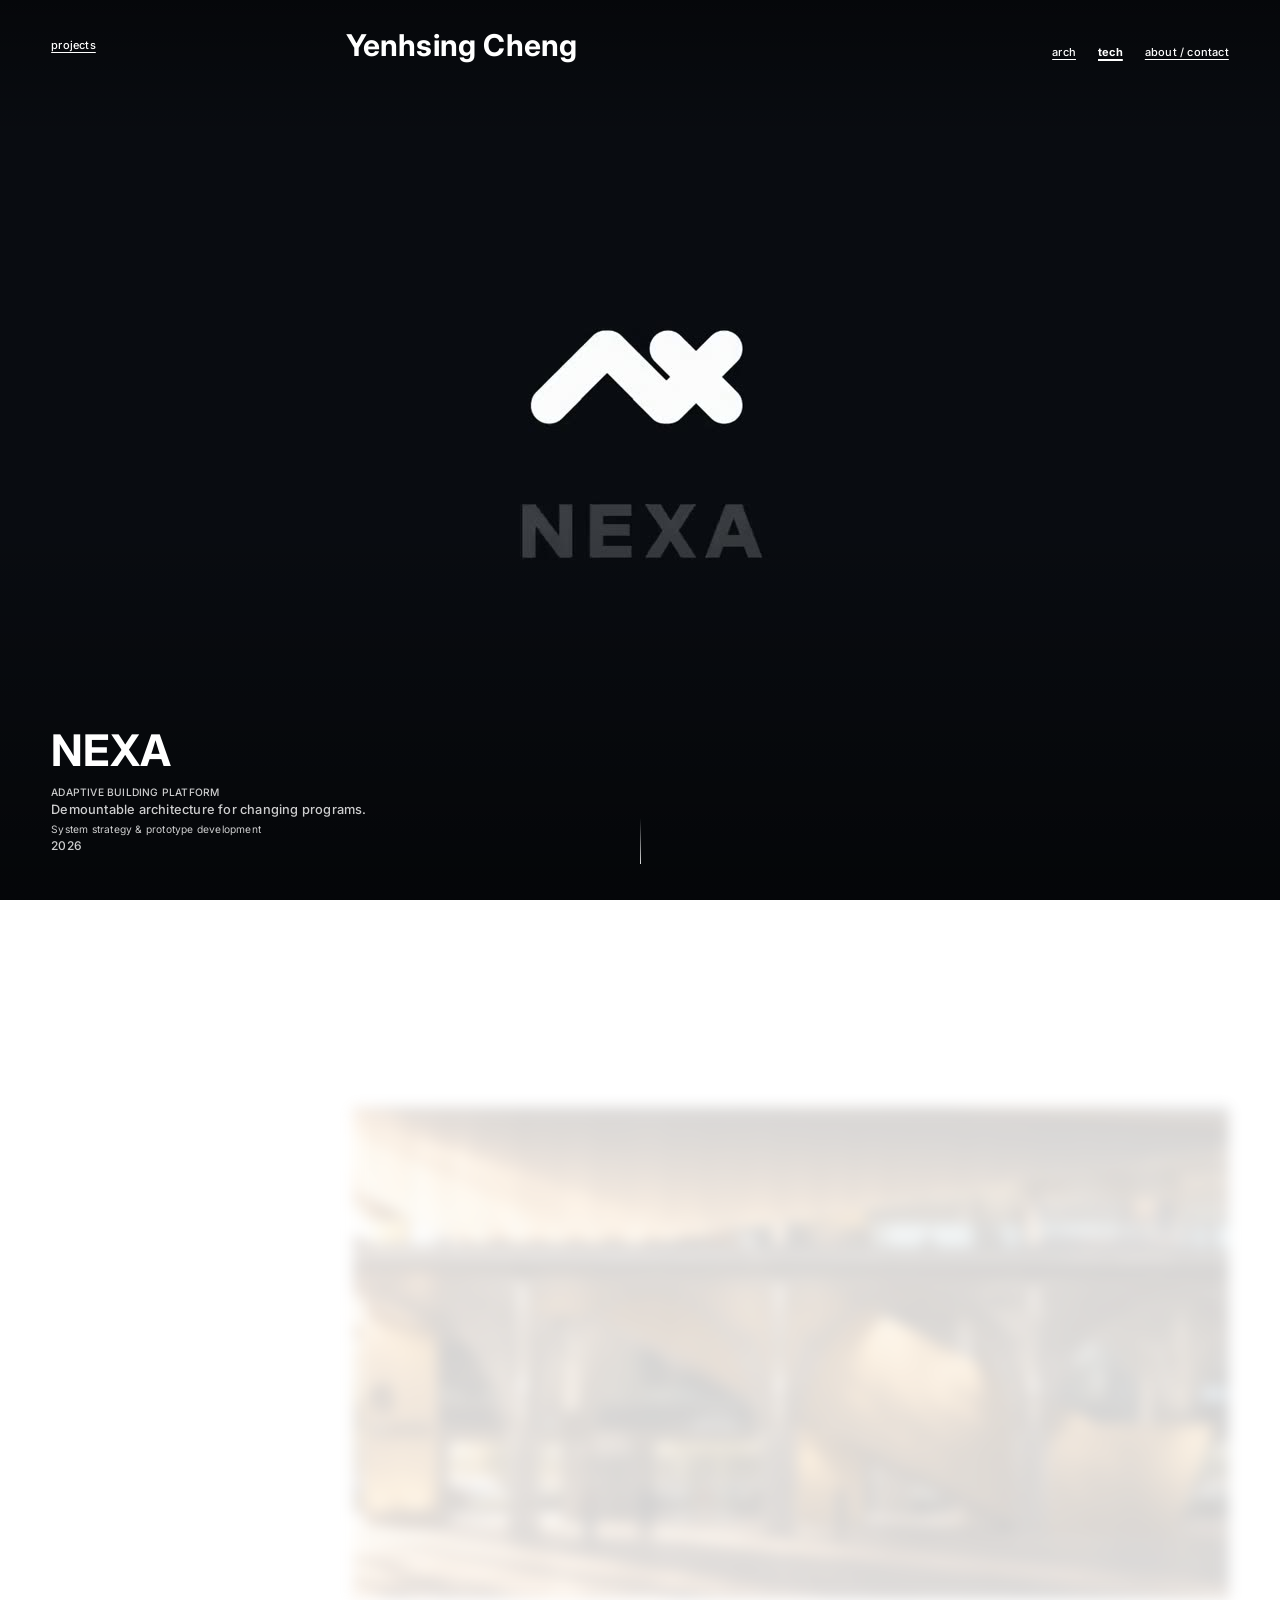
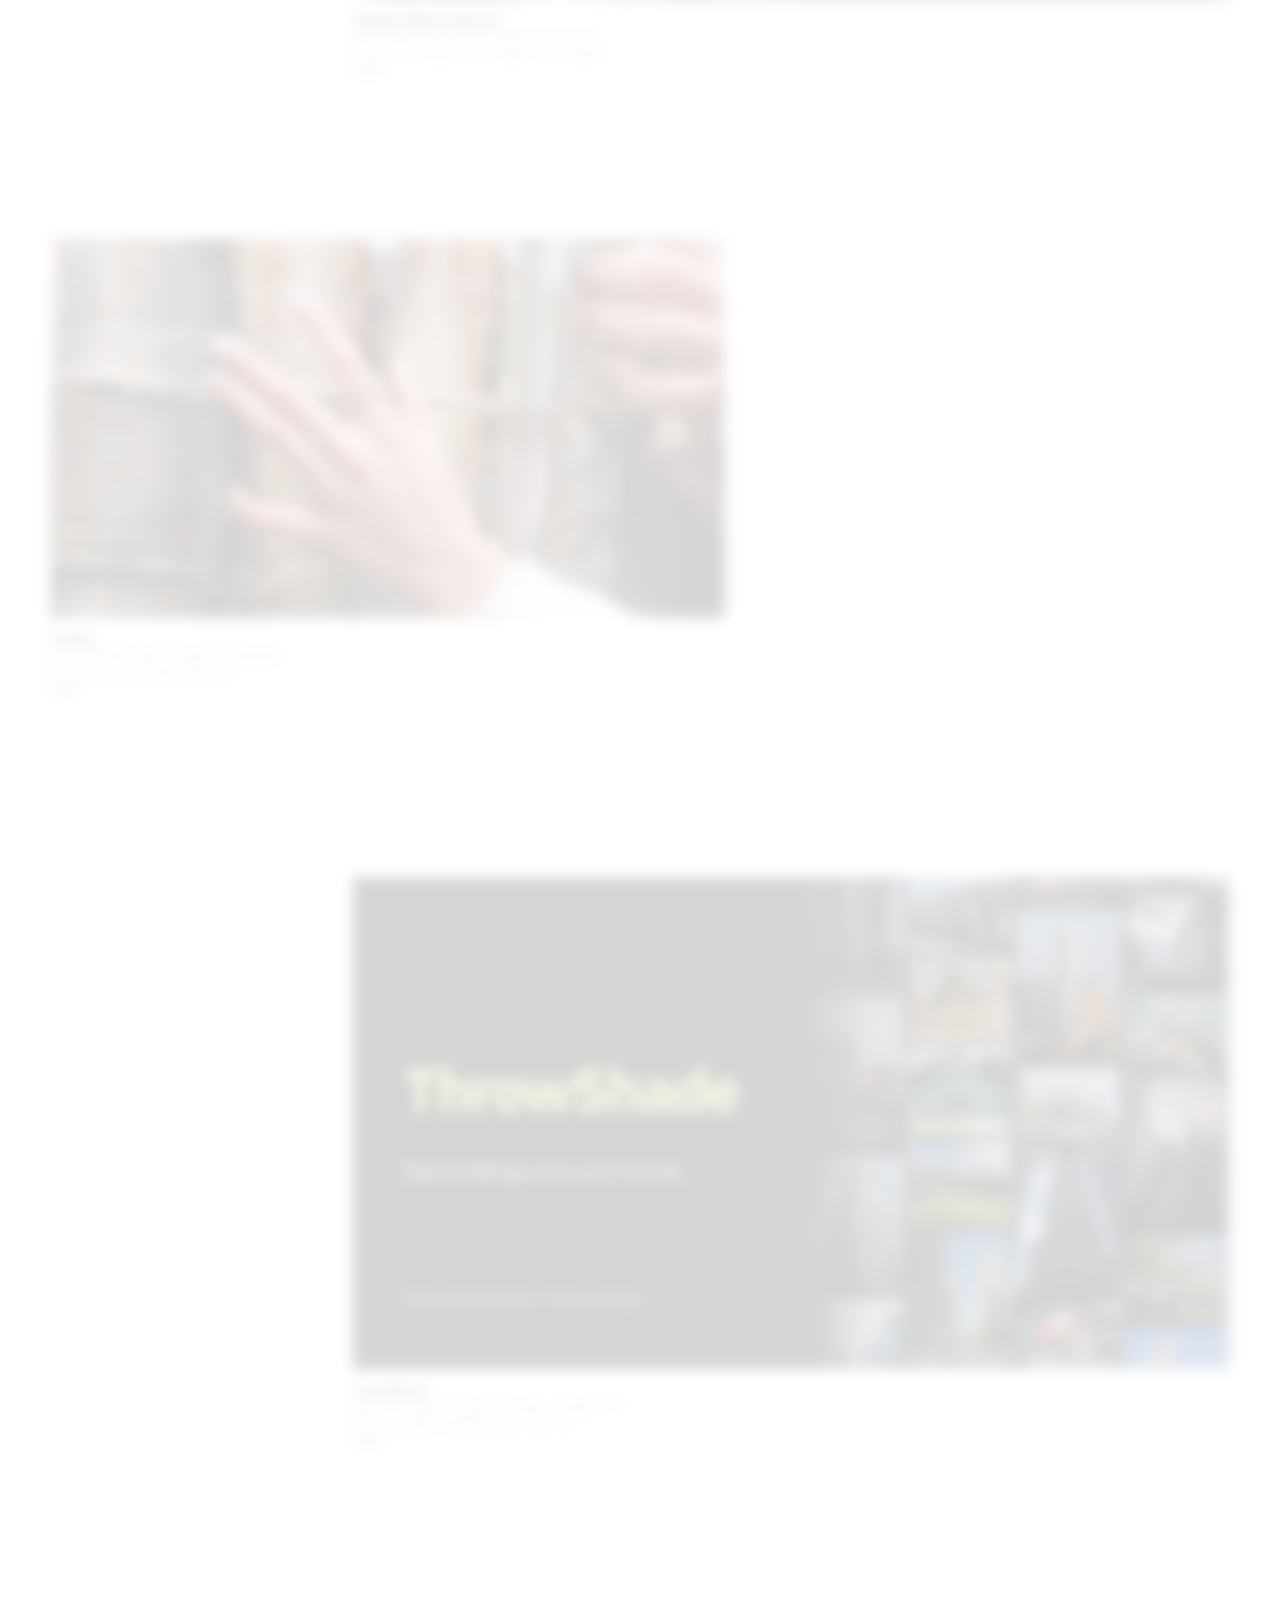
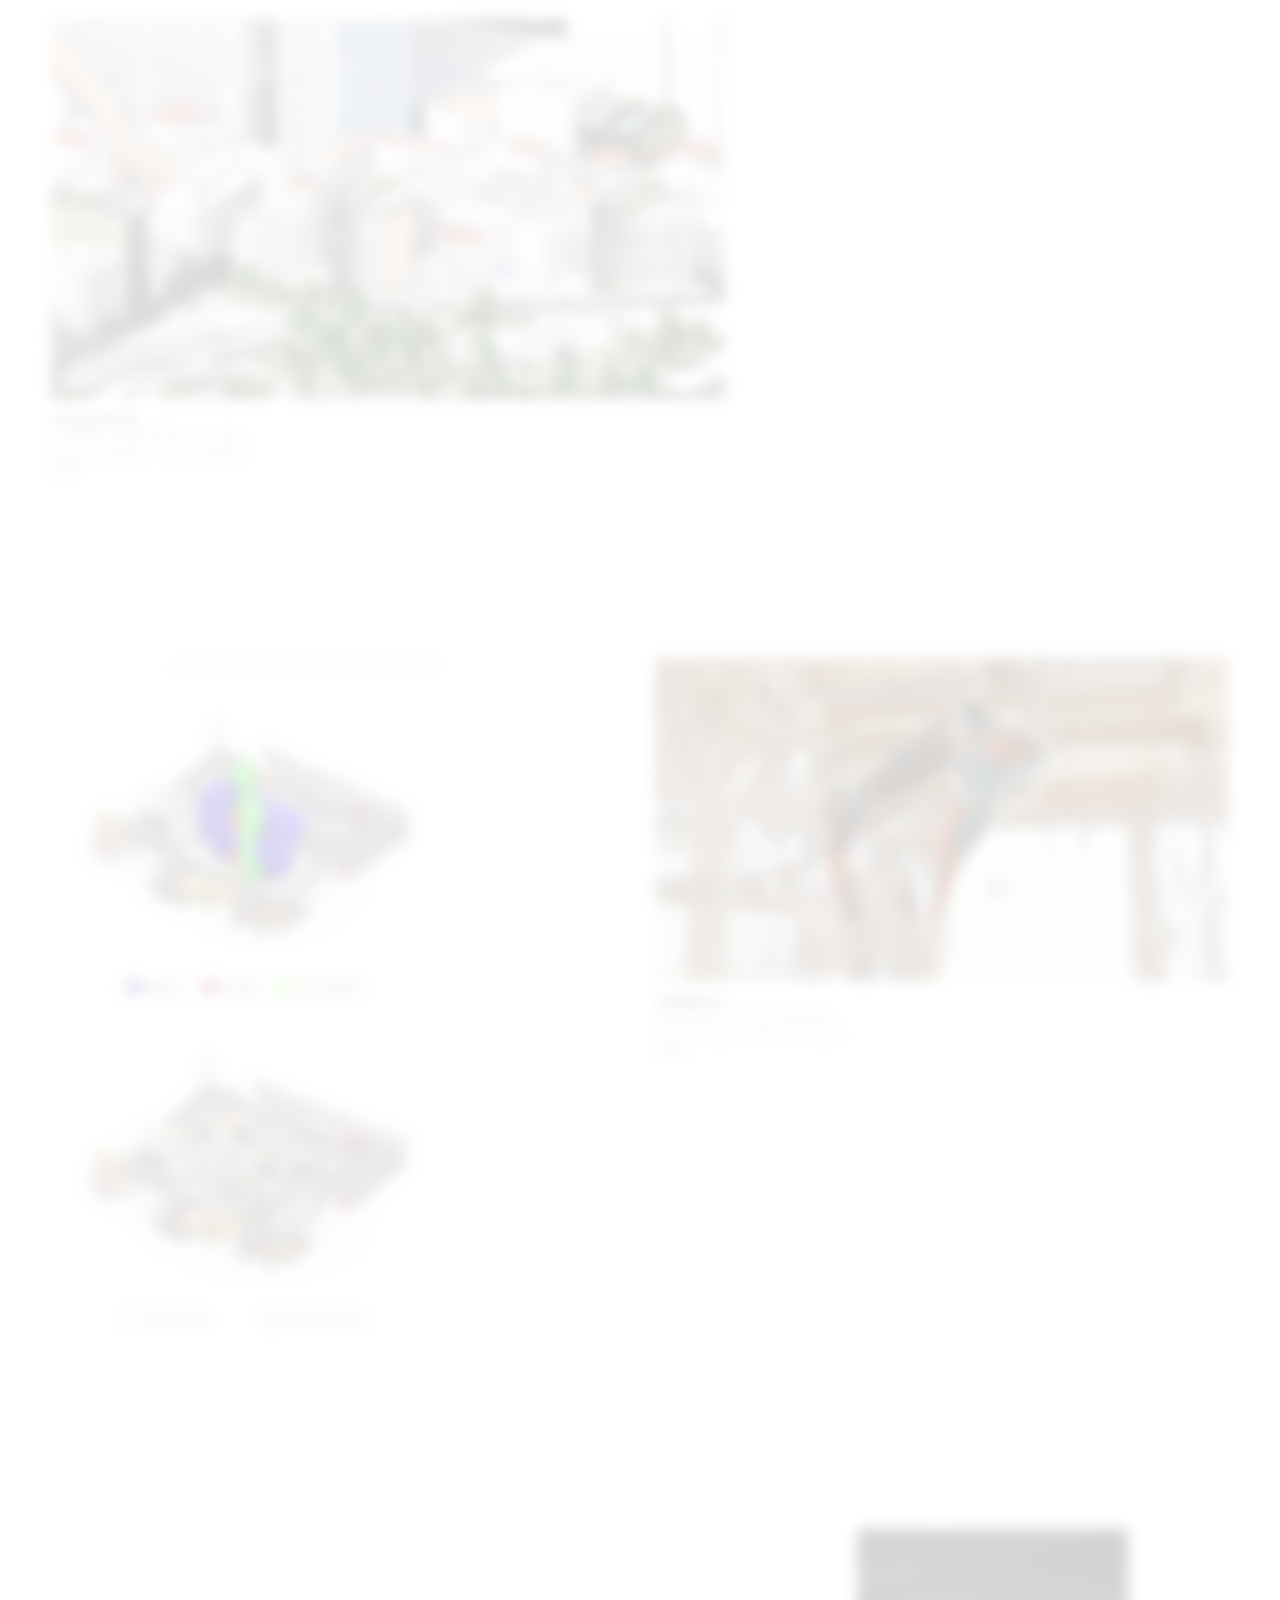
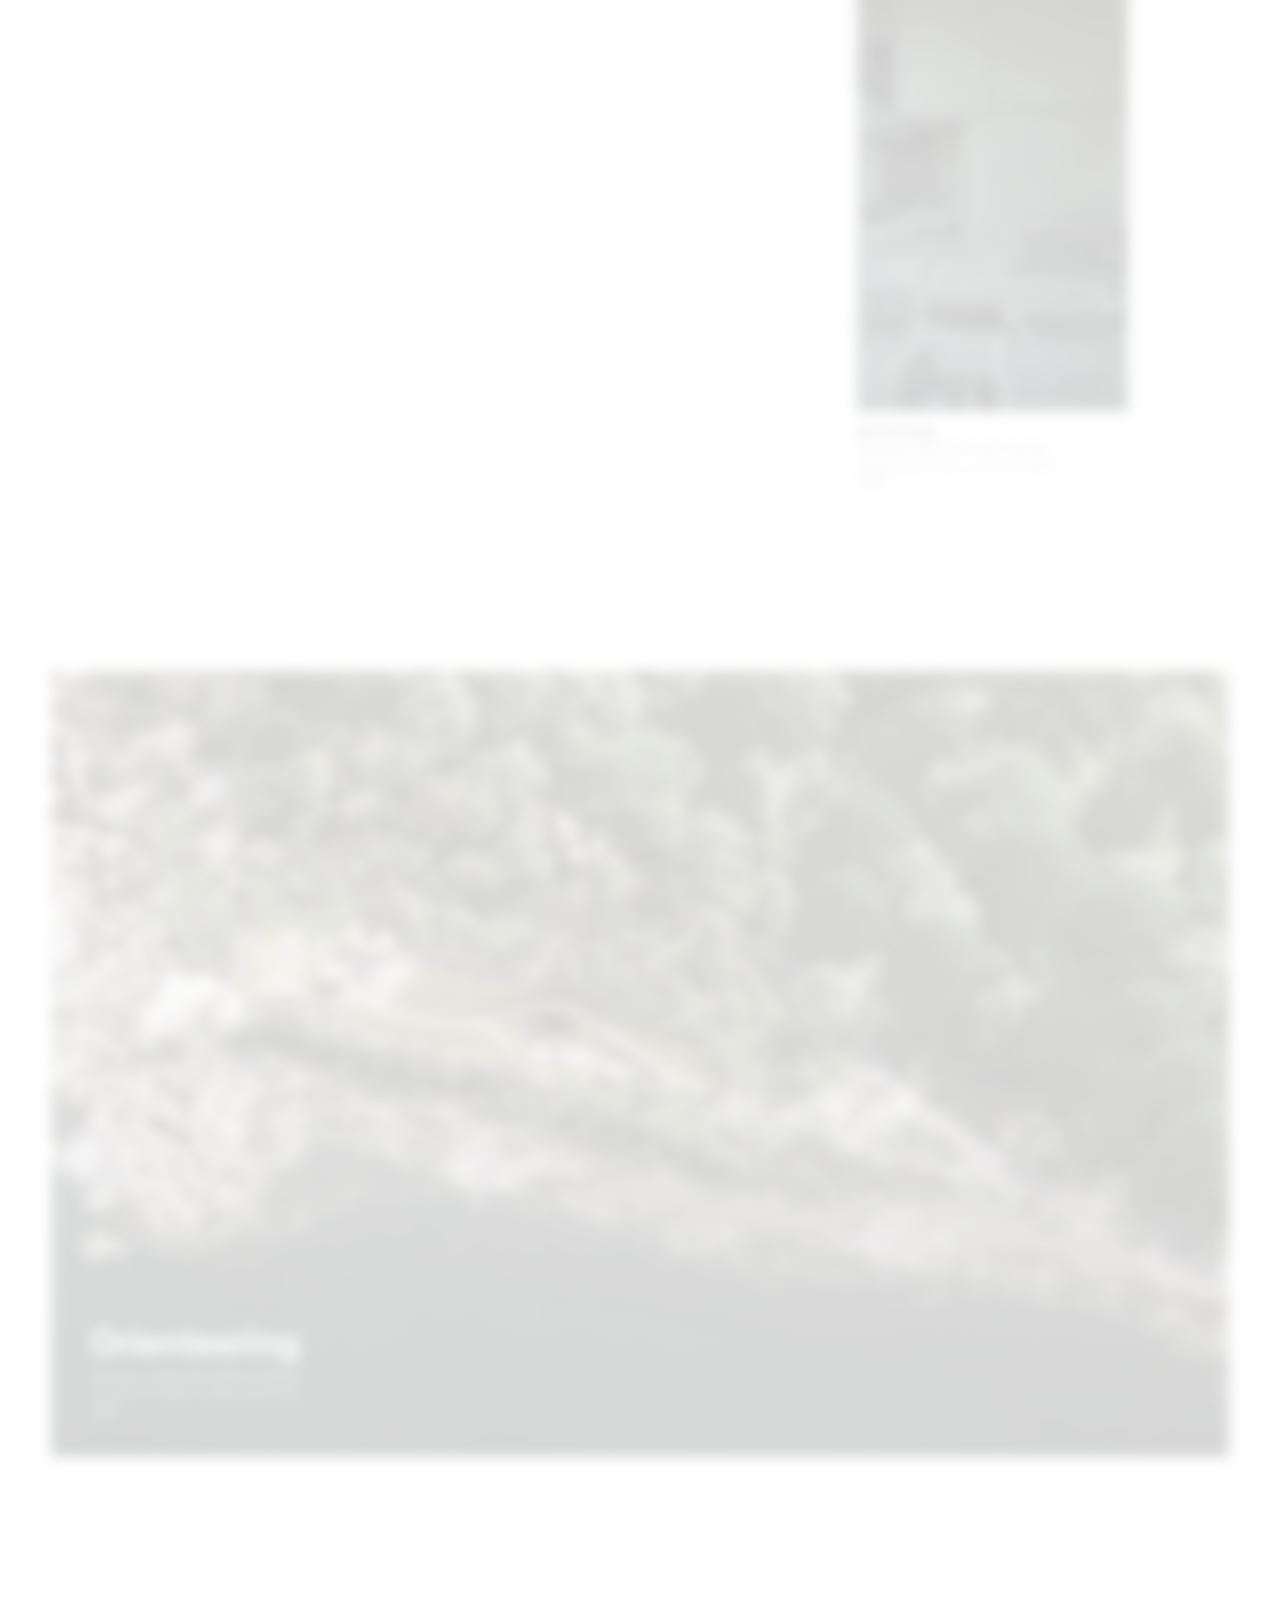
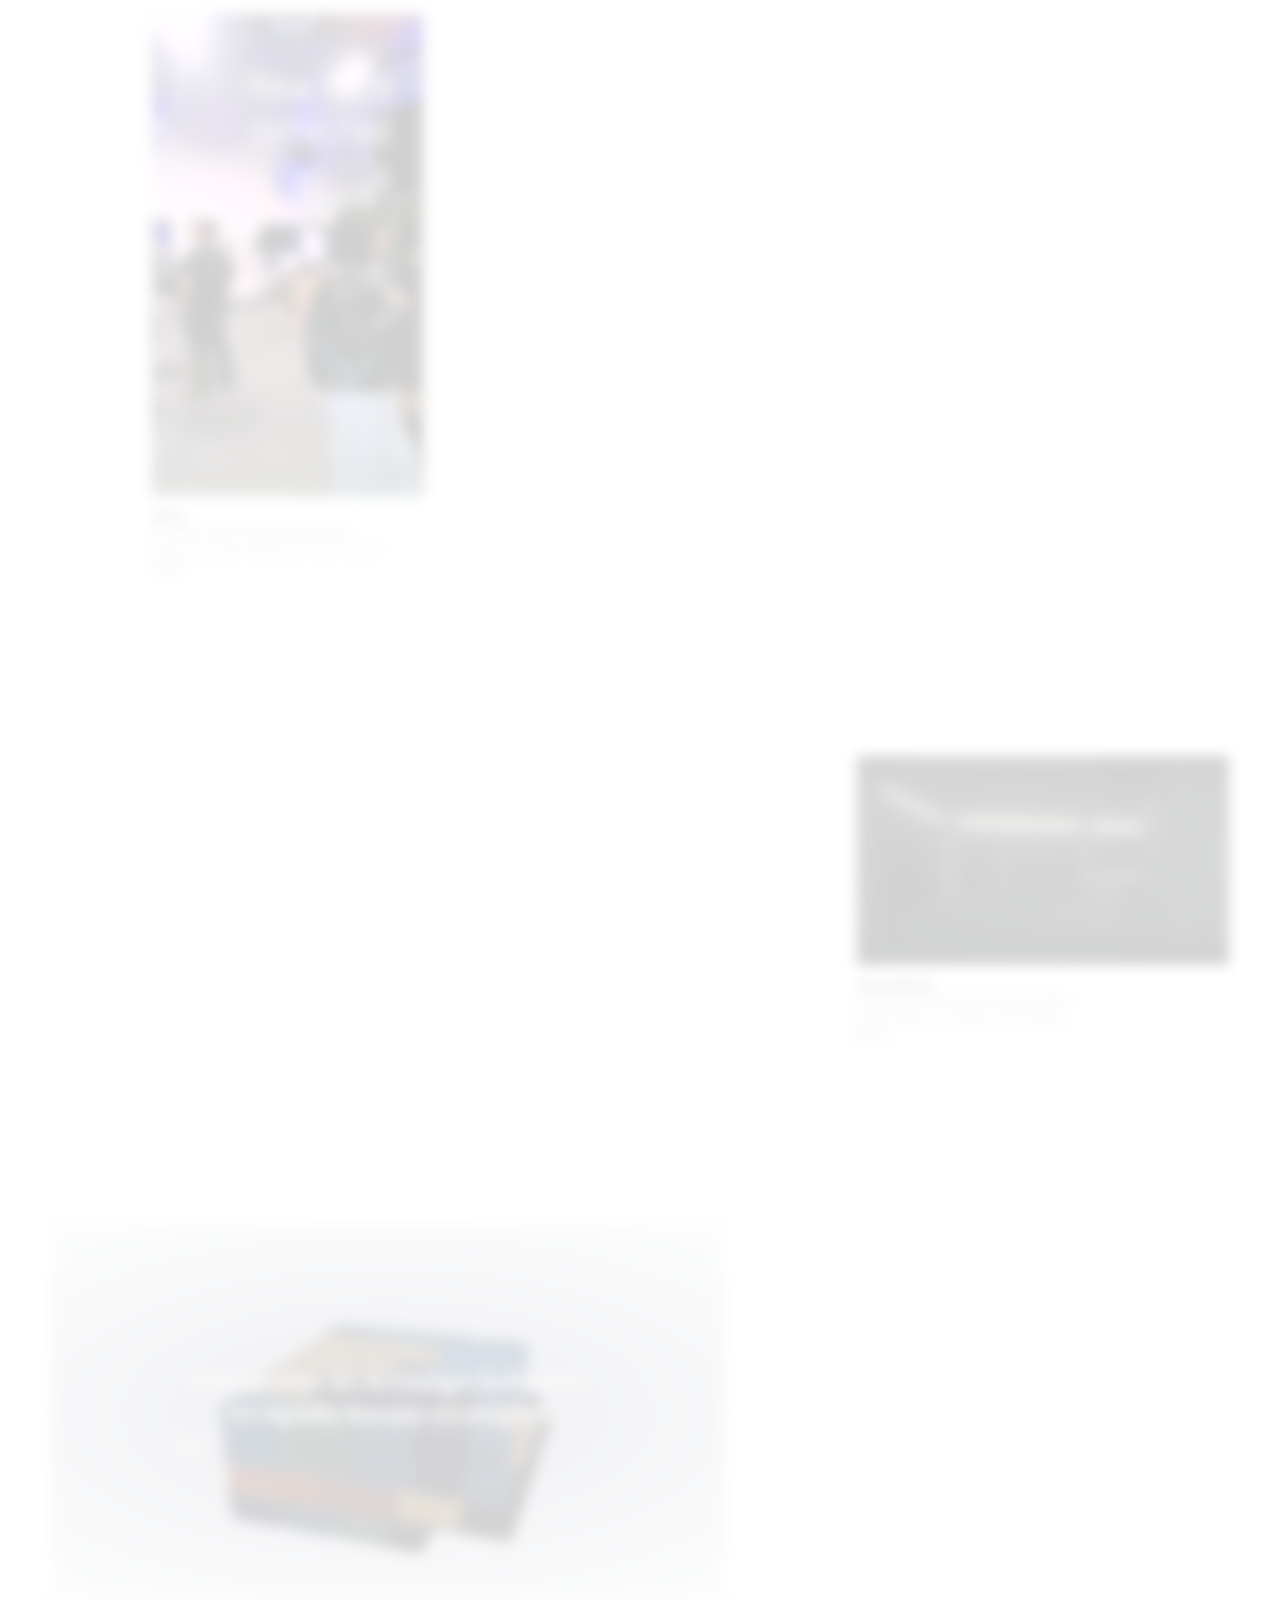
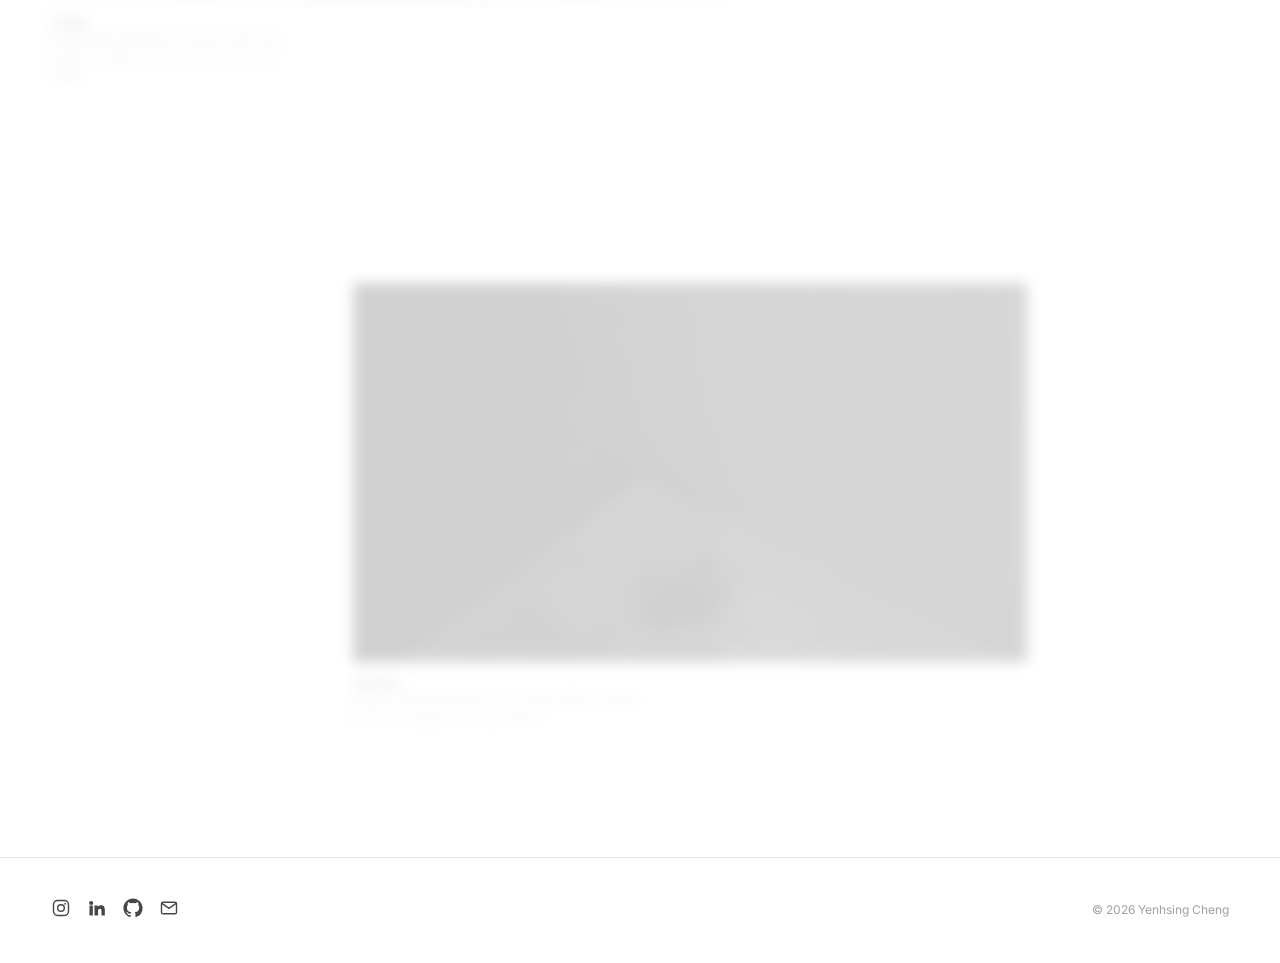
<file: index.html>
<!DOCTYPE html>
<html lang="en">

<head>
  <meta charset="UTF-8" />
  <meta name="viewport" content="width=device-width, initial-scale=1.0" />
  <title>Yenhsing Cheng · Selected Work</title>
  <link rel="icon" href="favicon.svg" type="image/svg+xml" />
  <meta name="description" content="Yenhsing Cheng, licensed architect, Taipei / Los Angeles. Selected work in architecture and design technology, 2022-2026." />
  <link rel="preconnect" href="https://fonts.googleapis.com" />
  <link rel="preconnect" href="https://fonts.gstatic.com" crossorigin />
  <link href="https://fonts.googleapis.com/css2?family=Inter:wght@300;400;500;700&family=Spectral:ital,wght@1,400&display=swap" rel="stylesheet" />
  <link rel="stylesheet" href="v3.css?v=20260917-22" />
</head>

<body>

  <!-- HEADER -->
  <header class="v3head">
    <span class="v3head__label" id="projLabel" role="button" tabindex="0" aria-expanded="false">projects</span>
    <div class="v3head__main">
      <div class="v3head__identity">
        <a href="./" class="v3head__logo" id="logo">Yenhsing Cheng</a>
      </div>
      <nav class="v3head__nav">
        <a href="#" data-group="arch">arch</a>
        <a href="#" data-group="tech">tech</a>
        <a href="#" id="aboutLink">about / contact</a>
      </nav>
    </div>
  </header>

  <!-- FEED -->
  <main class="feed" id="feed">

    <nav class="idx" aria-label="All projects">
      <a href="NEXA/NEXA-site.html">NEXA</a>
      <a href="v3-work.html?p=03">Banqiao Station Entrance</a>
      <a href="v3-work.html?p=04">Earthen</a>
      <a href="v3-work.html?p=throwshade">ThrowShade</a>
      <a href="v3-work.html?p=02">1 House for All</a>
      <a href="v3-work.html?p=hiyou">HiYou</a>
      <a href="v3-work.html?p=threshld">THRESHLD</a>
      <a href="v3-work.html?p=01">Orienteering</a>
      <a href="v3-work.html?p=sciarc-gala">SCI-Arc Gala</a>
      <a href="v3-work.html?p=05">DreamStudio</a>
      <a href="v3-work.html?p=voro">VORO</a>
      <a href="v3-work.html?p=archive">Archive</a>
    </nav>

    <!-- NEXA lives on its own site, so this card links straight out (data-n="0" = the row above the collage) -->
    <a class="feed__item" data-n="0" data-cat="platform" data-ar="wide" data-external href="NEXA/NEXA-site.html">
      <div class="feed__media"><video src="images/NEXA/NEXA-30s.mp4" data-landscape-src="images/NEXA/NEXA-30s.mp4" data-portrait-src="images/NEXA/nexa-120s-9x16-v18.mp4" poster="images/posters/NEXA/nexa-wide-16x9-v4.jpg?v=20260917" muted loop playsinline webkit-playsinline autoplay preload="metadata" data-lazyplay></video></div>
      <p class="feed__cap"><span class="feed__position">Licensed Architect · Computational Designer</span><span class="feed__cap-title">NEXA</span><span class="feed__cap-cat">Adaptive Building Platform</span><span class="feed__cap-note">Demountable architecture for changing programs.</span><span class="feed__cap-role">System strategy &amp; prototype development</span><span class="feed__cap-year">2026</span></p>
      <span class="feed__scroll" aria-hidden="true"></span>
    </a>

    <a class="feed__item" data-n="1" data-cat="public" href="v3-work.html?p=03">
      <div class="feed__media"><img src="images/banqiao-station/work-03-02.webp?v=20260921" alt="Banqiao Station Entrance, night view under the lit canopy" loading="lazy"></div>
      <p class="feed__cap"><span class="feed__cap-title">Banqiao Station Entrance</span><span class="feed__cap-cat">MRT Entrance &amp; Public Infrastructure</span><span class="feed__cap-role">Architectural design, documentation &amp; coordination</span><span class="feed__cap-year">2025</span></p>
    </a>

    <a class="feed__item" data-n="2" data-cat="housing" href="v3-work.html?p=04">
      <div class="feed__media"><video src="images/earthen/clips/Video%20Project%2022.mp4" poster="images/posters/earthen/clips/Video%20Project%2022.jpg" muted loop playsinline webkit-playsinline autoplay preload="metadata" data-lazyplay></video></div>
      <p class="feed__cap"><span class="feed__cap-title">Earthen</span><span class="feed__cap-cat">Post-Fire Housing &amp; Robotic Ceramics</span><span class="feed__cap-role">Envelope design &amp; robotic fabrication</span><span class="feed__cap-year">2025</span></p>
    </a>

    <a class="feed__item" data-n="3" data-cat="platform" data-ar="wide" href="v3-work.html?p=throwshade">
      <div class="feed__media"><video src="images/throwshade/ThrowShade-Landscape-69s.mp4" poster="images/posters/throwshade/ThrowShade-Landscape-69s.jpg" muted loop playsinline webkit-playsinline autoplay preload="metadata" data-lazyplay></video></div>
      <p class="feed__cap"><span class="feed__cap-title">ThrowShade</span><span class="feed__cap-cat">Architecture Logging &amp; Social Journal App</span><span class="feed__cap-role">Sign-in, profile &amp; Wrapped recap · pitch film</span><span class="feed__cap-year">2026</span></p>
    </a>

    <a class="feed__item" data-n="4" data-cat="housing" href="v3-work.html?p=02">
      <div class="feed__media"><img src="images/1-house-for-all/work-02.webp" alt="1 House for All, transitional housing" loading="lazy"></div>
      <p class="feed__cap"><span class="feed__cap-title">1 House for All</span><span class="feed__cap-cat">Net-Zero Transitional Housing</span><span class="feed__cap-role">Design development &amp; BIM coordination</span><span class="feed__cap-year">2022</span></p>
    </a>

    <a class="feed__item feed__item--portrait" data-n="5" data-cat="visual" href="v3-work.html?p=hiyou">
      <div class="feed__media"><video src="images/hi-you/HiYou.mp4" poster="images/posters/hi-you/HiYou.jpg" muted loop playsinline webkit-playsinline autoplay preload="metadata" data-lazyplay></video></div>
      <p class="feed__cap"><span class="feed__cap-title">HiYou</span><span class="feed__cap-cat">AI Social-Matching Installation</span><span class="feed__cap-role">Interactive System design and Unity front end</span><span class="feed__cap-year">2026</span></p>
    </a>

    <a class="feed__item feed__item--portrait feed__item--threshld-primary" data-n="6" data-cat="visual" data-slide-group="threshld" href="v3-work.html?p=threshld" aria-label="THRESHLD, Inflatable Posture Wearable">
      <p class="feed__tag">AI-Assisted Flagship Store Architecture</p>
      <div class="feed__media"><video src="images/THRESHLD/16_9_2.mp4?v=20260921" poster="images/posters/THRESHLD/16_9_2.jpg?v=20260921" muted loop playsinline webkit-playsinline autoplay preload="metadata" data-lazyplay></video></div>
    </a>

    <a class="feed__item" data-n="7" data-cat="landscape" href="v3-work.html?p=01">
      <div class="feed__media"><img src="images/orienteering/rendering/1%20(1).webp" alt="Orienteering, aerial view of the regenerated outpost" loading="lazy"></div>
      <p class="feed__cap"><span class="feed__cap-title">Orienteering</span><span class="feed__cap-cat">Military Landscape Adaptive Reuse</span><span class="feed__cap-role">Architectural design &amp; spatial programming</span><span class="feed__cap-year">2022</span></p>
    </a>

    <a class="feed__item feed__item--portrait" data-n="8" data-cat="event" href="v3-work.html?p=sciarc-gala">
      <div class="feed__media"><video src="images/sciarc-gala/SCIArcGalaFinalVideo.mp4" poster="images/posters/sciarc-gala/SCIArcGalaFinalVideo.jpg" muted loop playsinline webkit-playsinline autoplay preload="metadata" data-lazyplay></video></div>
      <p class="feed__cap"><span class="feed__cap-title">SCI-Arc Gala</span><span class="feed__cap-cat">Building-Scale Projection Film</span><span class="feed__cap-role">Image sequencing and motion transitions</span><span class="feed__cap-year">2025</span></p>
    </a>

    <a class="feed__item" data-n="9" data-cat="visual" href="v3-work.html?p=05">
      <div class="feed__media"><video src="images/dreamstudio/clips/vide_ltest1_1.mp4?v=20260701" poster="images/posters/dreamstudio/clips/vide_ltest1_1.jpg" muted playsinline webkit-playsinline autoplay preload="metadata" data-lazyplay data-playlist="05"></video></div>
      <p class="feed__cap"><span class="feed__cap-title">DreamStudio</span><span class="feed__cap-cat">AI-Generated Playable Environment</span><span class="feed__cap-role">Spatial design, AI workflows &amp; film editing</span><span class="feed__cap-year">2022</span></p>
    </a>

    <a class="feed__item feed__item--threshld-secondary" data-n="10" data-cat="visual" data-ar="wide" data-slide-group="threshld" href="v3-work.html?p=threshld">
      <div class="feed__media"><video src="images/THRESHLD/mvLYsvfeKxzzeysLGpoI3_844fd4faae1c40de9c0b257b125353bb.mp4" poster="images/posters/THRESHLD/mvLYsvfeKxzzeysLGpoI3_844fd4faae1c40de9c0b257b125353bb.jpg" muted loop playsinline webkit-playsinline autoplay preload="metadata" data-lazyplay></video></div>
      <p class="feed__cap"><span class="feed__cap-title">THRESHLD</span><span class="feed__cap-cat">Inflatable Posture Wearable</span><span class="feed__cap-role">Product design &amp; material prototyping</span><span class="feed__cap-year">2026</span></p>
    </a>

    <a class="feed__item" data-n="12" data-cat="visual" data-ar="wide" href="v3-work.html?p=voro">
      <div class="feed__media"><video src="images/VORO/VORO-video.mp4" poster="images/posters/VORO/VORO-video.jpg" muted loop playsinline webkit-playsinline autoplay preload="metadata" data-lazyplay></video></div>
      <p class="feed__cap"><span class="feed__cap-title">VORO</span><span class="feed__cap-cat">Generative Massing &amp; Structure Tool</span><span class="feed__cap-role">System architecture &amp; real-time 3D interface</span><span class="feed__cap-year">2026</span></p>
    </a>

    <a class="feed__item" data-n="11" data-cat="archive" href="v3-work.html?p=archive">
      <div class="feed__media"><video src="images/archive/kaleidoscope.mp4" poster="images/posters/archive/kaleidoscope.jpg" muted loop playsinline webkit-playsinline autoplay preload="metadata" data-lazyplay></video></div>
      <p class="feed__cap"><span class="feed__cap-title">Archive</span><span class="feed__cap-cat">Kinetic Installation &amp; Full-Scale Prototyping</span><span class="feed__cap-role">Interaction design &amp; full-scale testing</span></p>
    </a>

    <a class="feed__portfolio-download" href="assets/Yen-Hsing-Cheng-Portfolio.pdf" download>Download portfolio PDF</a>

  </main>

  <!-- FOOTER -->
  <footer class="foot3">
    <ul class="social">
      <li><a href="https://www.instagram.com/_cyenh_?utm_source=ig_web_button_share_sheet&igsh=ZDNlZDc0MzIxNw==" target="_blank" rel="noopener" aria-label="Instagram">
          <svg viewBox="0 0 24 24" fill="none" stroke="currentColor" stroke-width="1.7">
            <rect x="3" y="3" width="18" height="18" rx="5" />
            <circle cx="12" cy="12" r="4" />
            <circle cx="17" cy="7" r="1.1" fill="currentColor" stroke="none" />
          </svg></a></li>
      <li><a href="https://www.linkedin.com/in/yenhsing-cheng" target="_blank" rel="noopener" aria-label="LinkedIn">
          <svg viewBox="0 0 24 24" fill="currentColor">
            <path d="M4.98 3.5a2.5 2.5 0 1 0 0 5 2.5 2.5 0 0 0 0-5zM3 9h4v12H3V9zm6 0h3.8v1.65h.05c.53-.95 1.83-1.95 3.77-1.95 4.03 0 4.78 2.5 4.78 5.74V21h-4v-5.2c0-1.24-.02-2.84-1.9-2.84-1.9 0-2.2 1.36-2.2 2.76V21H9V9z" />
          </svg></a></li>
      <li><a href="https://github.com/jckian" target="_blank" rel="noopener" aria-label="GitHub">
          <svg viewBox="0 0 24 24" fill="currentColor"><path d="M12 .5C5.73.5.5 5.73.5 12c0 5.08 3.29 9.39 7.86 10.91.58.11.79-.25.79-.56 0-.28-.01-1.02-.02-2-3.2.7-3.88-1.54-3.88-1.54-.52-1.33-1.28-1.68-1.28-1.68-1.05-.72.08-.7.08-.7 1.16.08 1.77 1.19 1.77 1.19 1.03 1.77 2.7 1.26 3.36.96.1-.75.4-1.26.73-1.55-2.55-.29-5.23-1.28-5.23-5.69 0-1.26.45-2.29 1.19-3.1-.12-.29-.52-1.46.11-3.05 0 0 .97-.31 3.18 1.18a11 11 0 0 1 5.79 0c2.21-1.49 3.18-1.18 3.18-1.18.63 1.59.23 2.76.11 3.05.74.81 1.19 1.84 1.19 3.1 0 4.42-2.69 5.4-5.25 5.68.41.36.78 1.06.78 2.14 0 1.54-.01 2.79-.01 3.17 0 .31.21.68.8.56A11.51 11.51 0 0 0 23.5 12C23.5 5.73 18.27.5 12 .5z"/></svg></a></li>
      <li><a href="mailto:jckiancheng@gmail.com" aria-label="Email">
          <svg viewBox="0 0 24 24" fill="none" stroke="currentColor" stroke-width="1.7">
            <rect x="3" y="5" width="18" height="14" rx="2" />
            <path d="m3.5 6.5 8.5 6 8.5-6" />
          </svg></a></li>
    </ul>
    <span>© 2026 Yenhsing Cheng</span>
  </footer>

  <!-- ABOUT overlay (V2-style: text + credentials + skills marquee) -->
  <section class="aboutview" id="aboutView" aria-hidden="true">
    <div class="aboutview__inner">
      <a class="aboutview__download" href="assets/Yen-Hsing-Cheng-Portfolio.pdf" download>Download portfolio PDF</a>
      <div class="aboutview__main">
        <p class="aboutview__eyebrow">Licensed Architect · Computational Designer</p>
        <p class="aboutview__body">I'm a Taiwan-licensed architect and computational designer based in Los Angeles with an M.S. in Architectural Technologies from SCI-Arc. I work across architectural delivery, BIM coordination, generative systems, interactive installations, and robotic fabrication.</p>
        <p class="aboutview__body">I'm interested in the point where a design idea becomes a working system: a coordinated model, a tested assembly, or a tool that helps teams make better decisions earlier.</p>
        <div class="aboutview__cols">
          <div>
            <h3>Certifications &amp; Awards</h3>
            <ul>
              <li>Licensed Architect, Taiwan (2024)</li>
              <li>Autodesk Certified Professional, Revit Architecture</li>
              <li>Solar Decathlon Europe 21/22, Architecture First Prize</li>
            </ul>
          </div>
          <div>
            <h3>Education</h3>
            <ul>
              <li>M.S. Architectural Technologies, SCI-Arc, CA (2025-26)</li>
              <li>M.Arch, NYCU, Taiwan (2021-23)</li>
              <li>B.Arch, Taiwan Tech, Taiwan (2017-21)</li>
              <li>BIM Program, Georgia Tech, GA (2019)</li>
            </ul>
          </div>
          <div>
            <h3>Experience</h3>
            <ul class="aboutview__experience">
              <li>AI Training BIM Modeler · illoca · Remote, California · 2024-25</li>
              <li>Project Manager · Chunghwa Post · Taiwan · 2023-25</li>
              <li>BIM Engineer / Designer · Arch-Square · Taiwan · 2024-25</li>
              <li>Architectural Designer · Sumtect · Taiwan · 2020-21</li>
            </ul>
          </div>
        </div>

        <ul class="social aboutview__social">
          <li><a href="https://www.instagram.com/_cyenh_?utm_source=ig_web_button_share_sheet&igsh=ZDNlZDc0MzIxNw==" target="_blank" rel="noopener" aria-label="Instagram">
              <svg viewBox="0 0 24 24" fill="none" stroke="currentColor" stroke-width="1.7">
                <rect x="3" y="3" width="18" height="18" rx="5" />
                <circle cx="12" cy="12" r="4" />
                <circle cx="17" cy="7" r="1.1" fill="currentColor" stroke="none" />
              </svg></a></li>
          <li><a href="https://www.linkedin.com/in/yenhsing-cheng" target="_blank" rel="noopener" aria-label="LinkedIn">
              <svg viewBox="0 0 24 24" fill="currentColor">
                <path d="M4.98 3.5a2.5 2.5 0 1 0 0 5 2.5 2.5 0 0 0 0-5zM3 9h4v12H3V9zm6 0h3.8v1.65h.05c.53-.95 1.83-1.95 3.77-1.95 4.03 0 4.78 2.5 4.78 5.74V21h-4v-5.2c0-1.24-.02-2.84-1.9-2.84-1.9 0-2.2 1.36-2.2 2.76V21H9V9z" />
              </svg></a></li>
          <li><a href="https://github.com/jckian" target="_blank" rel="noopener" aria-label="GitHub">
              <svg viewBox="0 0 24 24" fill="currentColor"><path d="M12 .5C5.73.5.5 5.73.5 12c0 5.08 3.29 9.39 7.86 10.91.58.11.79-.25.79-.56 0-.28-.01-1.02-.02-2-3.2.7-3.88-1.54-3.88-1.54-.52-1.33-1.28-1.68-1.28-1.68-1.05-.72.08-.7.08-.7 1.16.08 1.77 1.19 1.77 1.19 1.03 1.77 2.7 1.26 3.36.96.1-.75.4-1.26.73-1.55-2.55-.29-5.23-1.28-5.23-5.69 0-1.26.45-2.29 1.19-3.1-.12-.29-.52-1.46.11-3.05 0 0 .97-.31 3.18 1.18a11 11 0 0 1 5.79 0c2.21-1.49 3.18-1.18 3.18-1.18.63 1.59.23 2.76.11 3.05.74.81 1.19 1.84 1.19 3.1 0 4.42-2.69 5.4-5.25 5.68.41.36.78 1.06.78 2.14 0 1.54-.01 2.79-.01 3.17 0 .31.21.68.8.56A11.51 11.51 0 0 0 23.5 12C23.5 5.73 18.27.5 12 .5z"/></svg></a></li>
          <li><a href="mailto:jckiancheng@gmail.com" aria-label="Email">
              <svg viewBox="0 0 24 24" fill="none" stroke="currentColor" stroke-width="1.7">
                <rect x="3" y="5" width="18" height="14" rx="2" />
                <path d="m3.5 6.5 8.5 6 8.5-6" />
              </svg></a></li>
        </ul>
      </div>
      <div class="skills-marquee" aria-label="Skills">
        <div class="skills-marquee__track">
          <span class="skills-marquee__group">
            <span class="skills-marquee__cat">BIM &amp; CAD</span>
            <span class="skills-marquee__item">Revit</span>
            <span class="skills-marquee__item">Navisworks</span>
            <span class="skills-marquee__item">AutoCAD</span>
            <span class="skills-marquee__item">ArchiCAD</span>
            <span class="skills-marquee__item">BIM 360</span>
            <span class="skills-marquee__item">ACC</span>
            <span class="skills-marquee__item">Dynamo</span>
            <span class="skills-marquee__cat">Modeling &amp; Rendering</span>
            <span class="skills-marquee__item">Rhino</span>
            <span class="skills-marquee__item">Grasshopper</span>
            <span class="skills-marquee__item">SketchUp</span>
            <span class="skills-marquee__item">Blender</span>
            <span class="skills-marquee__item">Lumion</span>
            <span class="skills-marquee__item">Enscape</span>
            <span class="skills-marquee__cat">Generative AI</span>
            <span class="skills-marquee__item">ComfyUI</span>
            <span class="skills-marquee__item">LoRA / ControlNet</span>
            <span class="skills-marquee__item">Claude Code</span>
            <span class="skills-marquee__cat">Design &amp; Media</span>
            <span class="skills-marquee__item">Adobe Creative Suite</span>
            <span class="skills-marquee__item">InDesign</span>
            <span class="skills-marquee__item">Photoshop</span>
            <span class="skills-marquee__item">Illustrator</span>
            <span class="skills-marquee__item">Figma</span>
            <span class="skills-marquee__cat">Code &amp; Systems</span>
            <span class="skills-marquee__item">Python</span>
            <span class="skills-marquee__item">JavaScript</span>
            <span class="skills-marquee__item">C#</span>
            <span class="skills-marquee__item">Processing</span>
            <span class="skills-marquee__item">OSC / HTTP communication</span>
            <span class="skills-marquee__cat">Field &amp; Office</span>
            <span class="skills-marquee__item">Drone</span>
            <span class="skills-marquee__item">Microsoft Office</span>
          </span>
          <span class="skills-marquee__group" aria-hidden="true">
            <span class="skills-marquee__cat">BIM &amp; CAD</span>
            <span class="skills-marquee__item">Revit</span>
            <span class="skills-marquee__item">Navisworks</span>
            <span class="skills-marquee__item">AutoCAD</span>
            <span class="skills-marquee__item">ArchiCAD</span>
            <span class="skills-marquee__item">BIM 360</span>
            <span class="skills-marquee__item">ACC</span>
            <span class="skills-marquee__item">Dynamo</span>
            <span class="skills-marquee__cat">Modeling &amp; Rendering</span>
            <span class="skills-marquee__item">Rhino</span>
            <span class="skills-marquee__item">Grasshopper</span>
            <span class="skills-marquee__item">SketchUp</span>
            <span class="skills-marquee__item">Blender</span>
            <span class="skills-marquee__item">Lumion</span>
            <span class="skills-marquee__item">Enscape</span>
            <span class="skills-marquee__cat">Generative AI</span>
            <span class="skills-marquee__item">ComfyUI</span>
            <span class="skills-marquee__item">LoRA / ControlNet</span>
            <span class="skills-marquee__item">Claude Code</span>
            <span class="skills-marquee__cat">Design &amp; Media</span>
            <span class="skills-marquee__item">Adobe Creative Suite</span>
            <span class="skills-marquee__item">InDesign</span>
            <span class="skills-marquee__item">Photoshop</span>
            <span class="skills-marquee__item">Illustrator</span>
            <span class="skills-marquee__item">Figma</span>
            <span class="skills-marquee__cat">Code &amp; Systems</span>
            <span class="skills-marquee__item">Python</span>
            <span class="skills-marquee__item">JavaScript</span>
            <span class="skills-marquee__item">C#</span>
            <span class="skills-marquee__item">Processing</span>
            <span class="skills-marquee__item">OSC / HTTP communication</span>
            <span class="skills-marquee__cat">Field &amp; Office</span>
            <span class="skills-marquee__item">Drone</span>
            <span class="skills-marquee__item">Microsoft Office</span>
          </span>
        </div>
      </div>
    </div>
  </section>

  <script src="v3.js?v=20260917-10"></script>
  <script>
    /* video-in-view playback + fade-in */
    initFeedPlaylists();
    initVideoObserver();
    initCardTransition();
    initReveal();
    initHeroHeader();
    initIndexWheelSlides();

    /* arch / tech filter, dim items not in the active group; toggle off on re-click or logo */
    const feed = document.getElementById('feed');
    const groupLinks = document.querySelectorAll('.v3head__nav a[data-group]');
    let activeGroup = null;

    function applyFilter(group) {
      const cats = GROUPS_V3[group] || [];
      feed.classList.toggle('is-filtered', !!group);
      if (group) feed.setAttribute('data-group', group); else feed.removeAttribute('data-group');
      feed.querySelectorAll('.feed__item').forEach((it) => {
        it.classList.toggle('is-match', !!group && cats.includes(it.dataset.cat));
      });
      groupLinks.forEach((a) => a.classList.toggle('is-active', a.dataset.group === group));
      syncHeroHeader();   /* filtering drops the full-screen opener, the header goes back to white */
      requestAnimationFrame(refreshIndexVideos);
    }

    groupLinks.forEach((a) => {
      a.addEventListener('click', (e) => {
        e.preventDefault();
        const g = a.dataset.group;
        activeGroup = (activeGroup === g) ? null : g;
        applyFilter(activeGroup);
      });
    });

    /* logo resets the filter (but still scrolls to top via href) */
    document.getElementById('logo').addEventListener('click', () => {
      activeGroup = null;
      applyFilter(null);
    });

    /* "projects" label toggles the top-left text index of all cases (shared with the case pages) */
    initProjectsIndex();

    /* "about" nav link toggles the V2-style about overlay */
    const aboutLink = document.getElementById('aboutLink');
    const aboutView = document.getElementById('aboutView');
    const closeAbout = () => { aboutView.classList.remove('is-open'); aboutView.setAttribute('aria-hidden', 'true'); aboutLink.classList.remove('is-active'); };
    const setAbout = (open) => {
      aboutView.classList.toggle('is-open', open);
      aboutView.setAttribute('aria-hidden', open ? 'false' : 'true');
      aboutLink.classList.toggle('is-active', open);
    };
    aboutLink.addEventListener('click', (e) => {
      e.preventDefault();
      setAbout(!aboutView.classList.contains('is-open'));
    });
    /* the case pages link here as ./#about */
    if (location.hash === '#about') setAbout(true);
    /* opening the works filter or the logo closes about */
    groupLinks.forEach((a) => a.addEventListener('click', closeAbout));
    document.getElementById('logo').addEventListener('click', closeAbout);

    document.addEventListener('keydown', (e) => { if (e.key === 'Escape') closeAbout(); });
  </script>
</body>

</html>
</file>
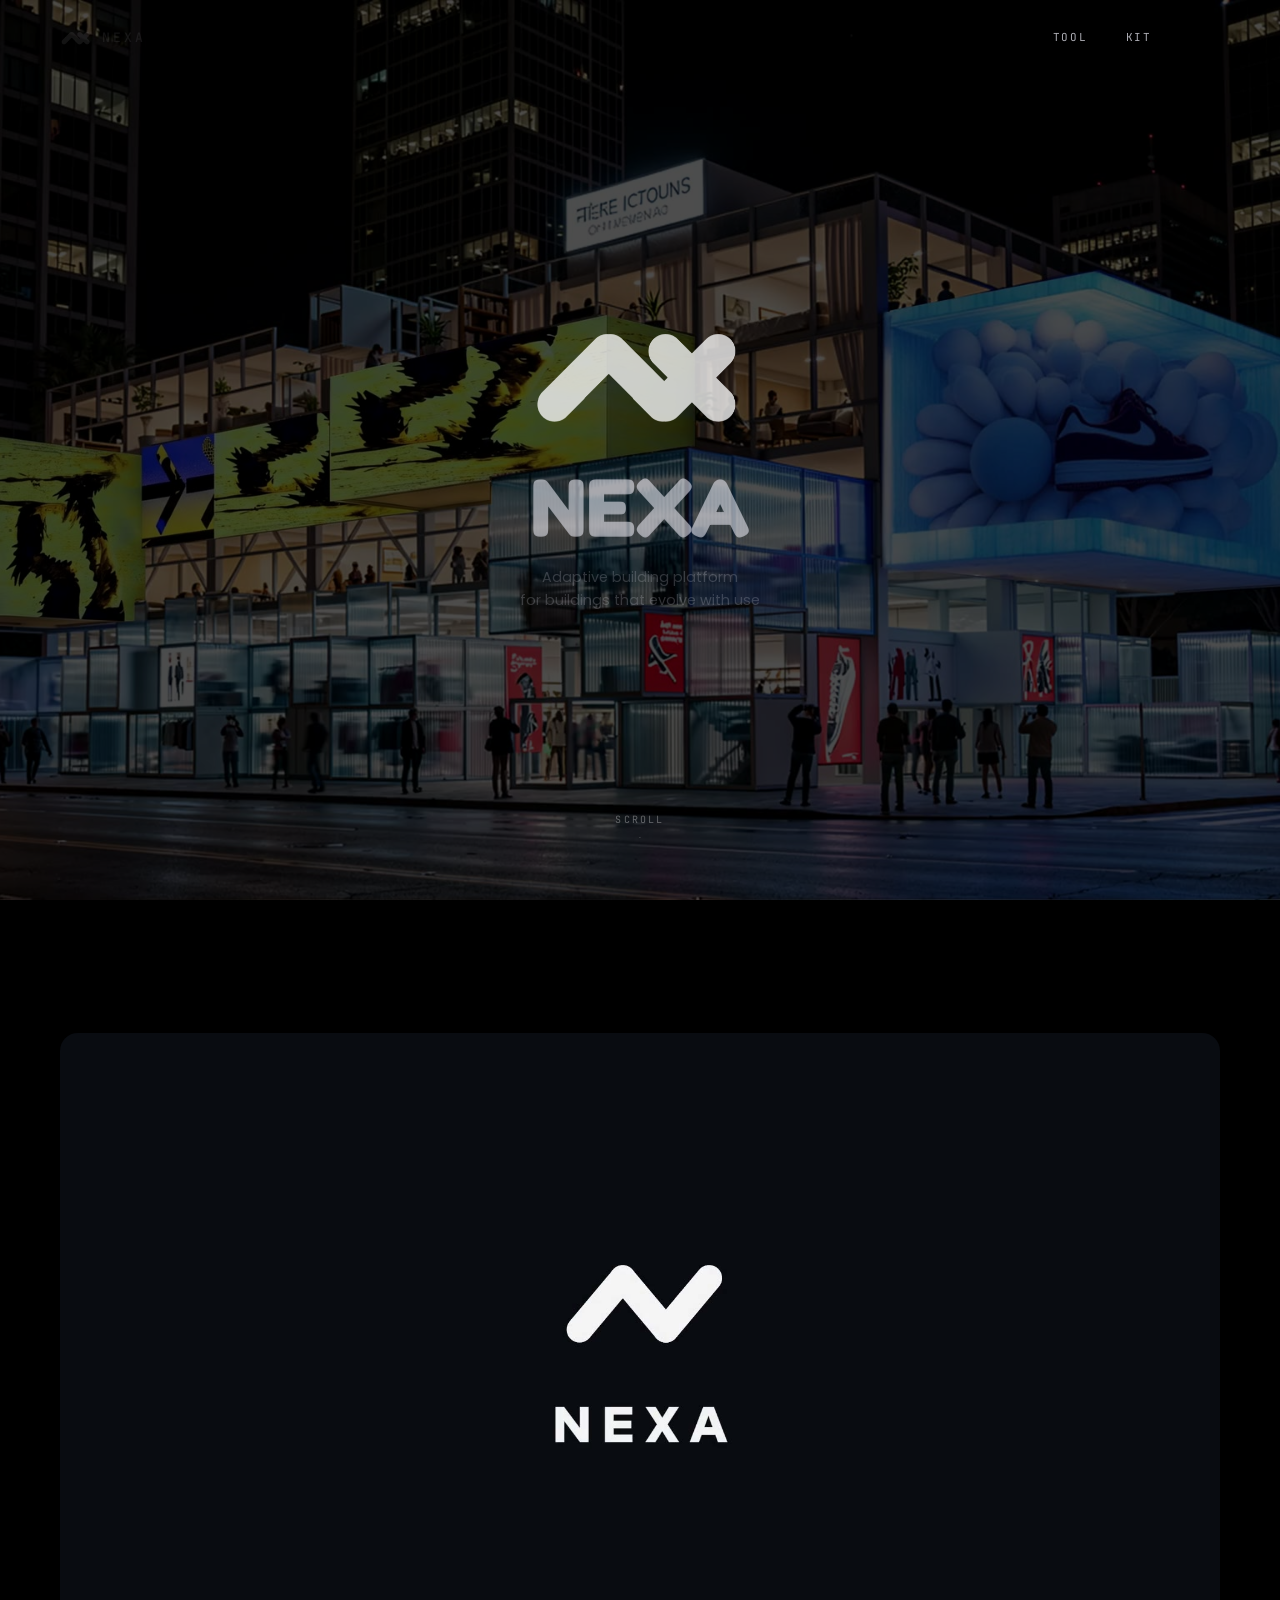
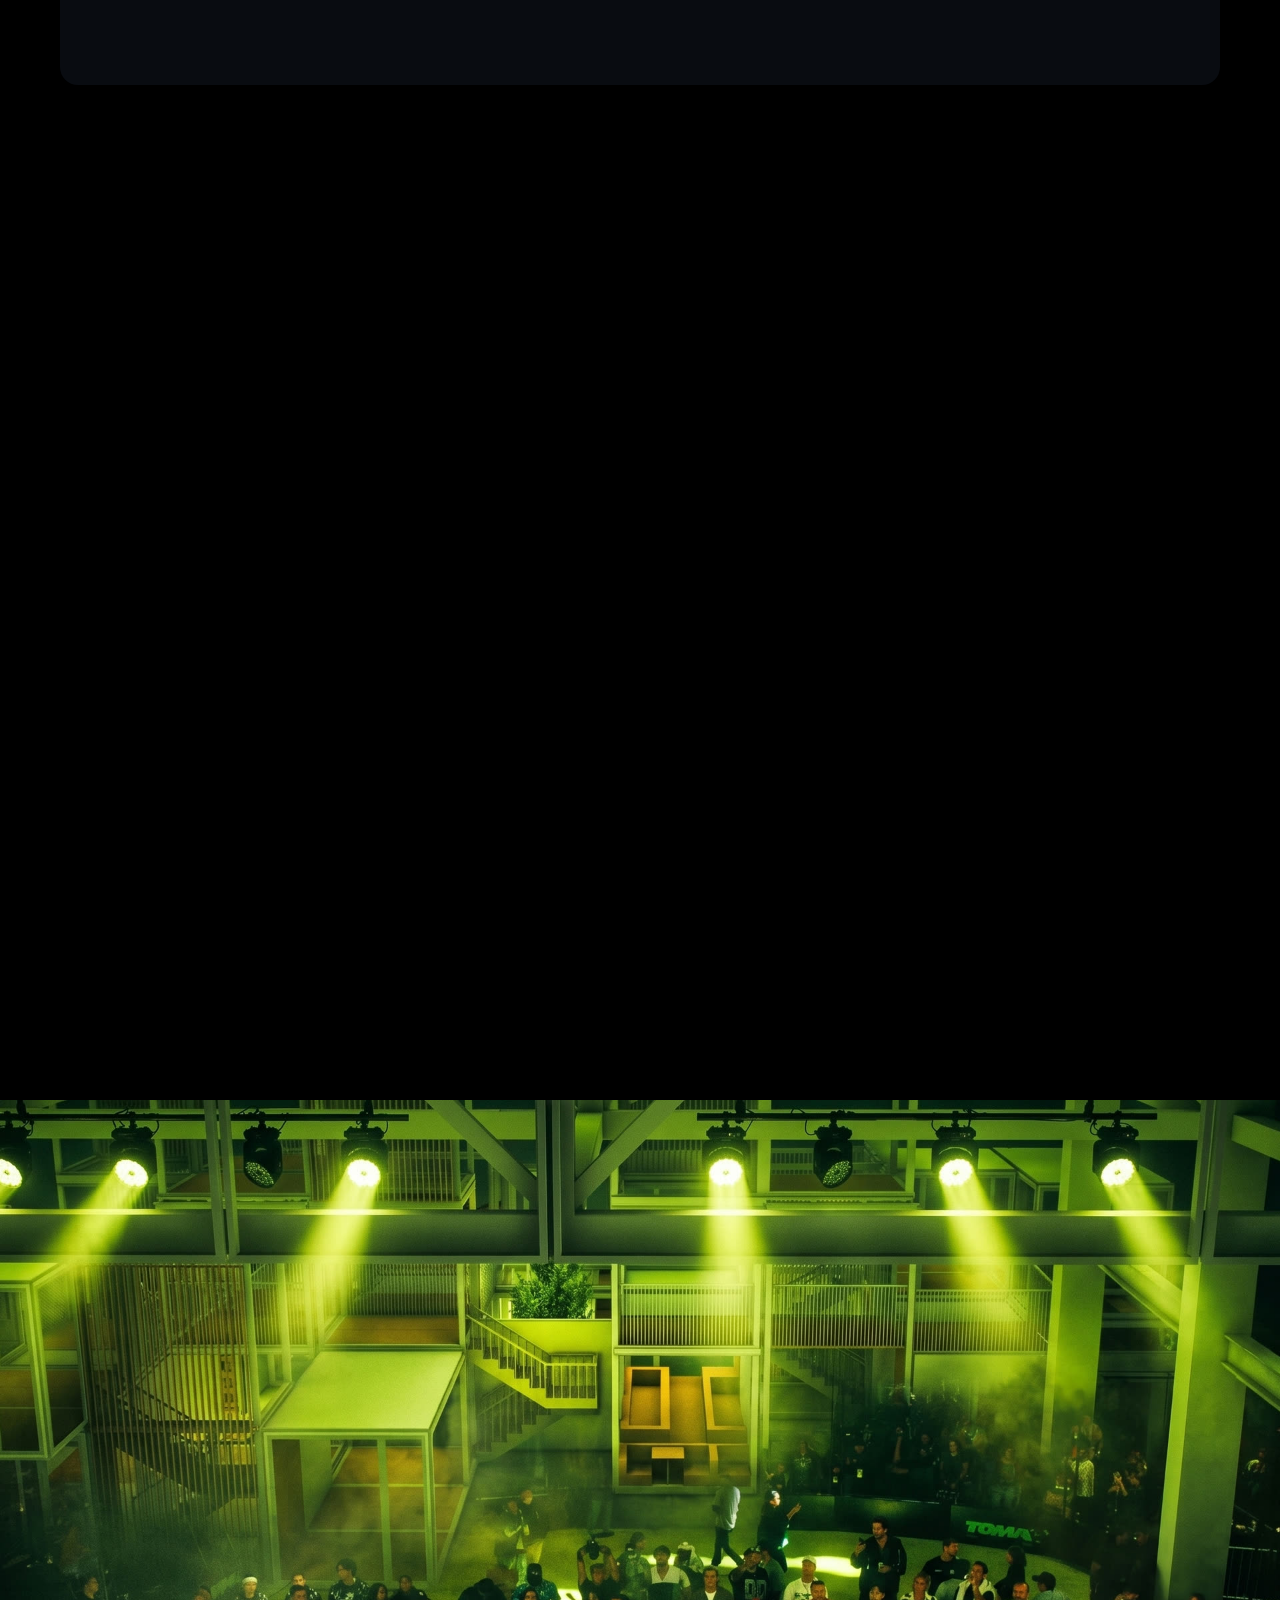
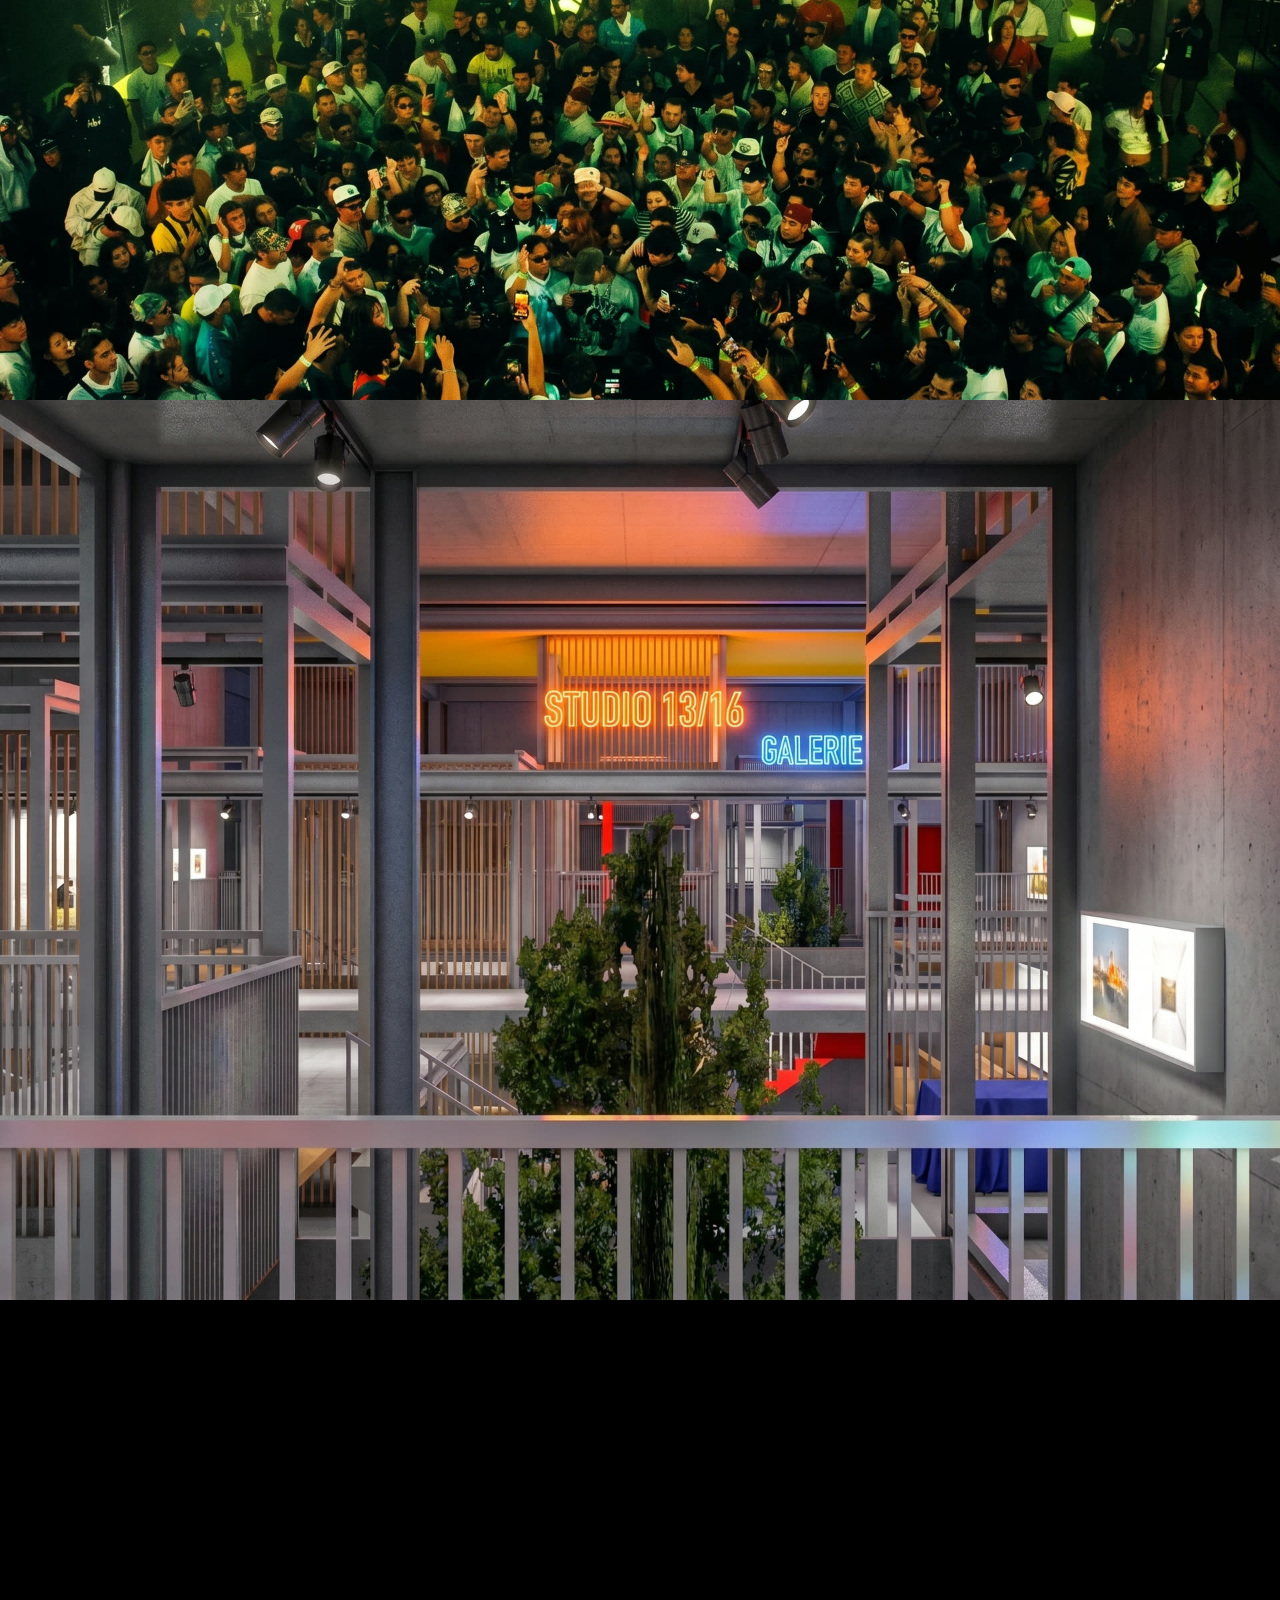
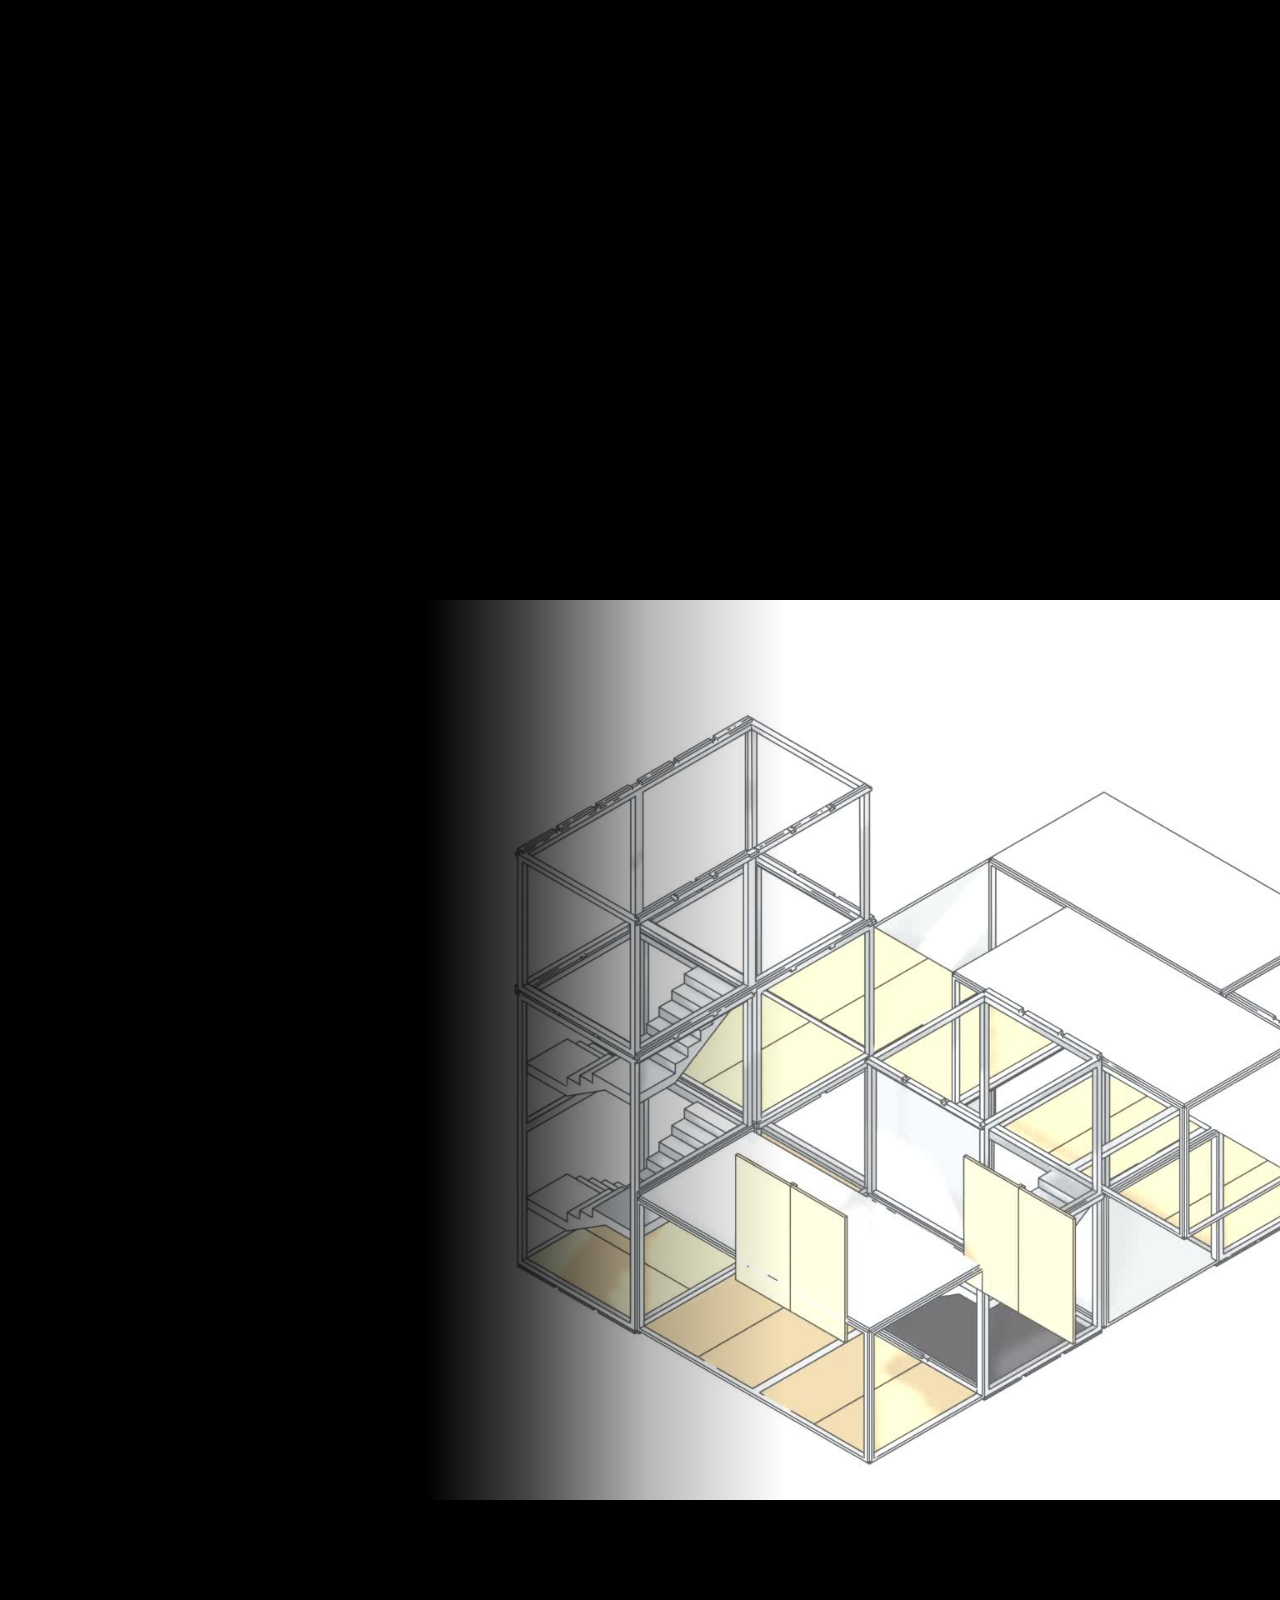
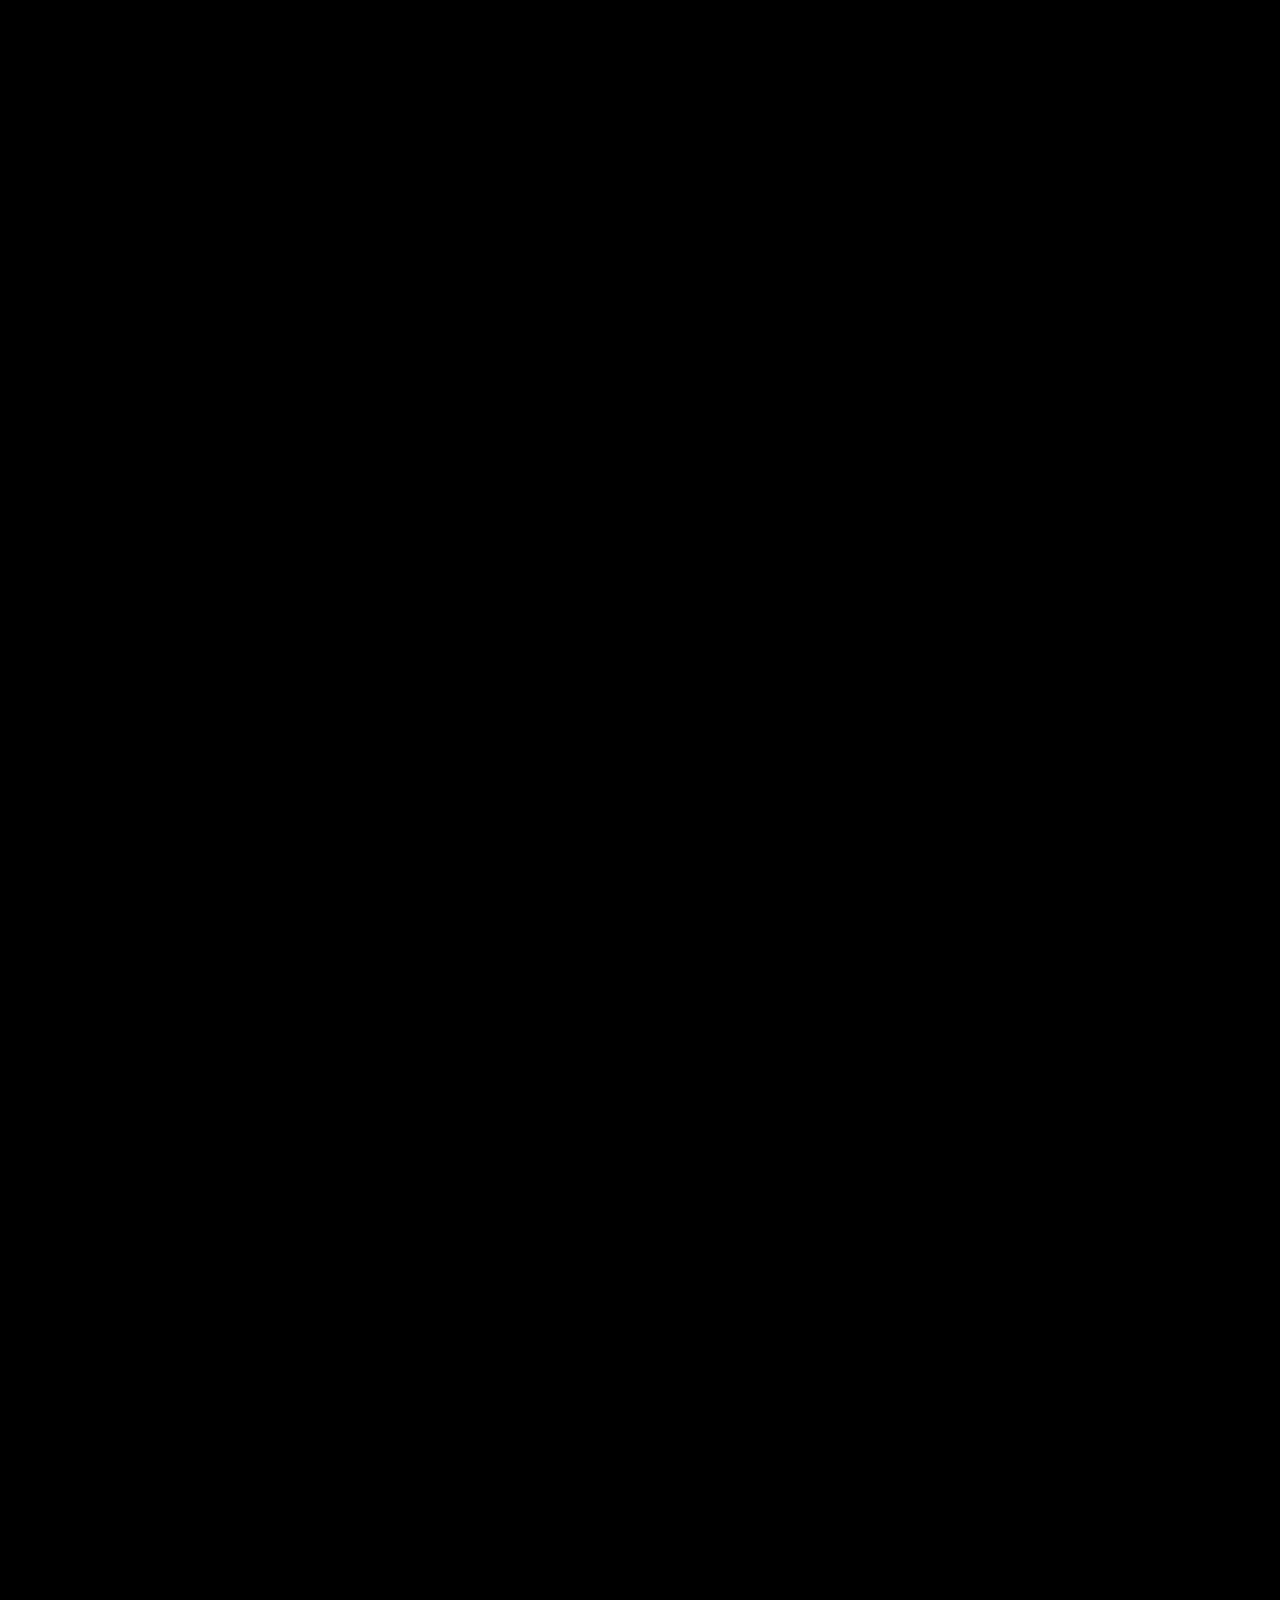
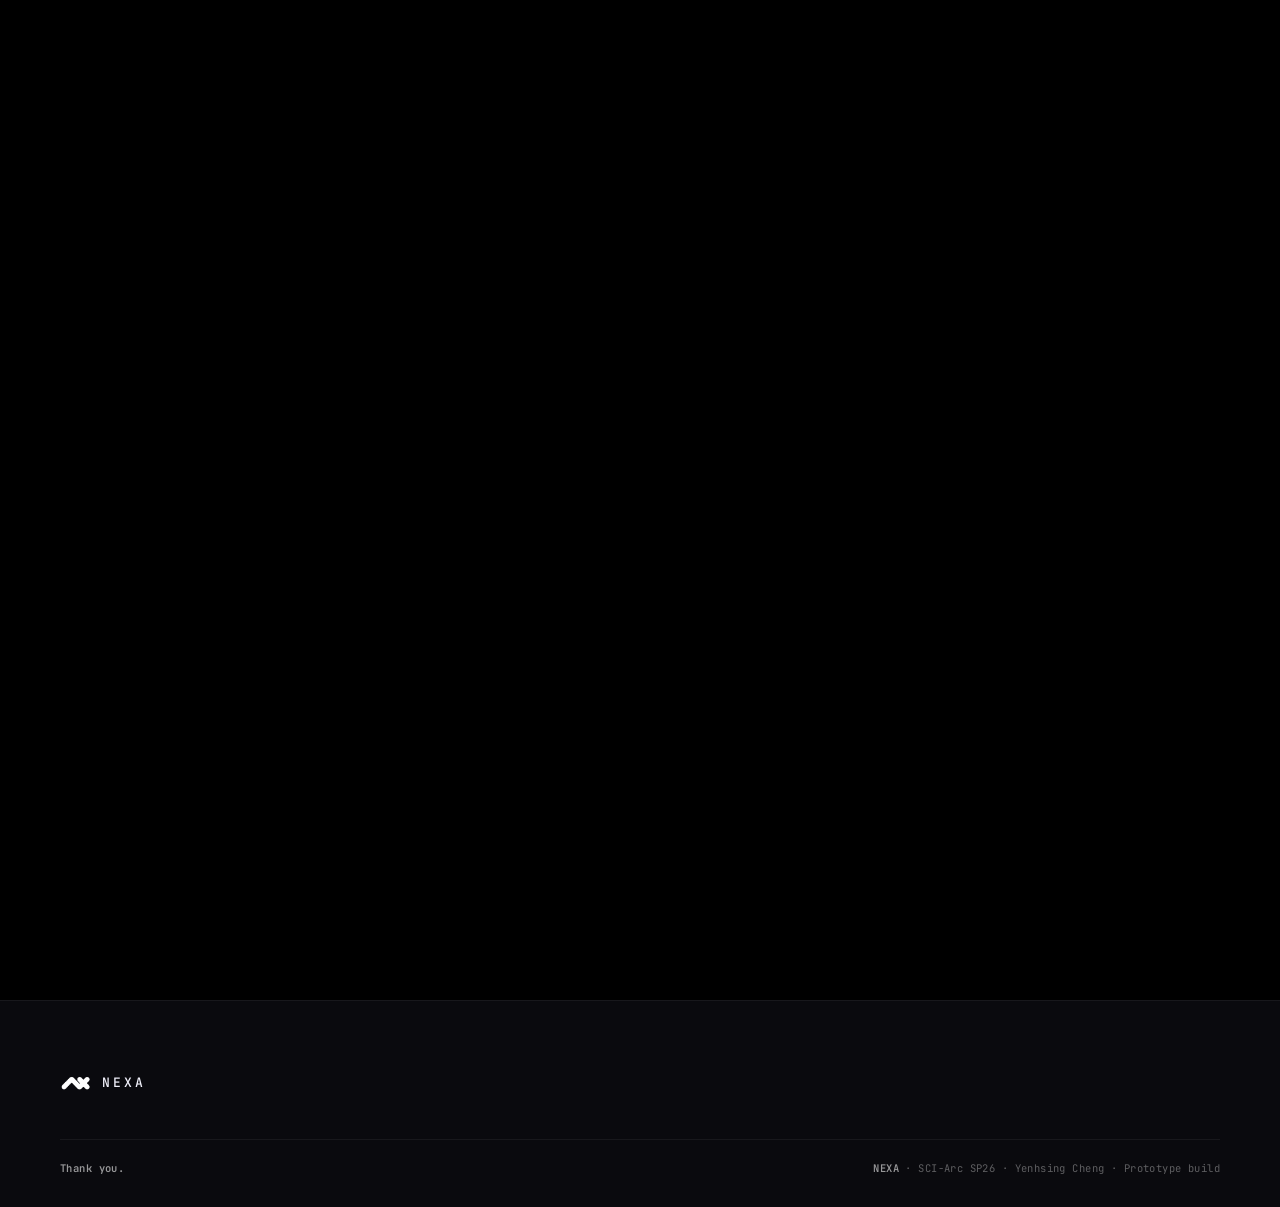
<file: NEXA/index.html>
<!doctype html>
<meta charset="utf-8">
<title>NEXA</title>
<meta http-equiv="refresh" content="0; url=NEXA-site.html">
<link rel="canonical" href="NEXA-site.html">
<p>Redirecting to <a href="NEXA-site.html">NEXA</a>.</p>
</file>
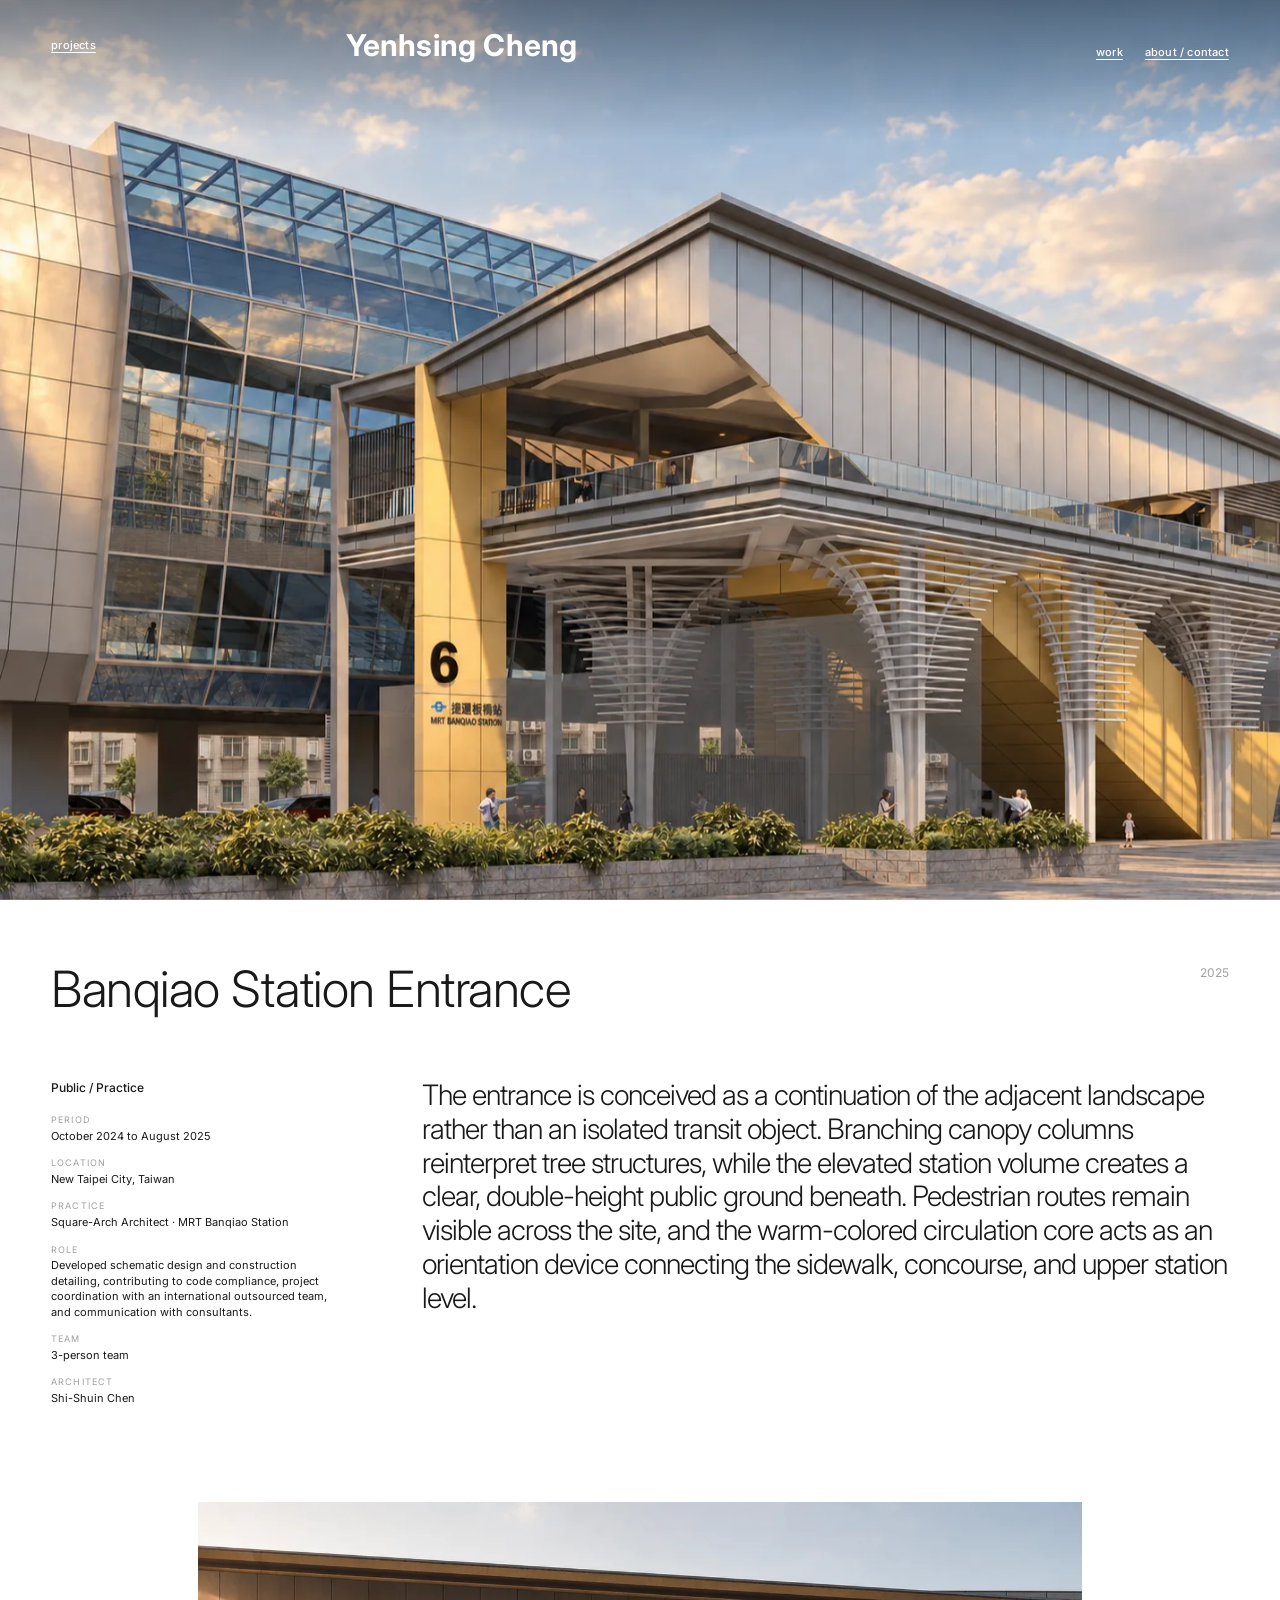
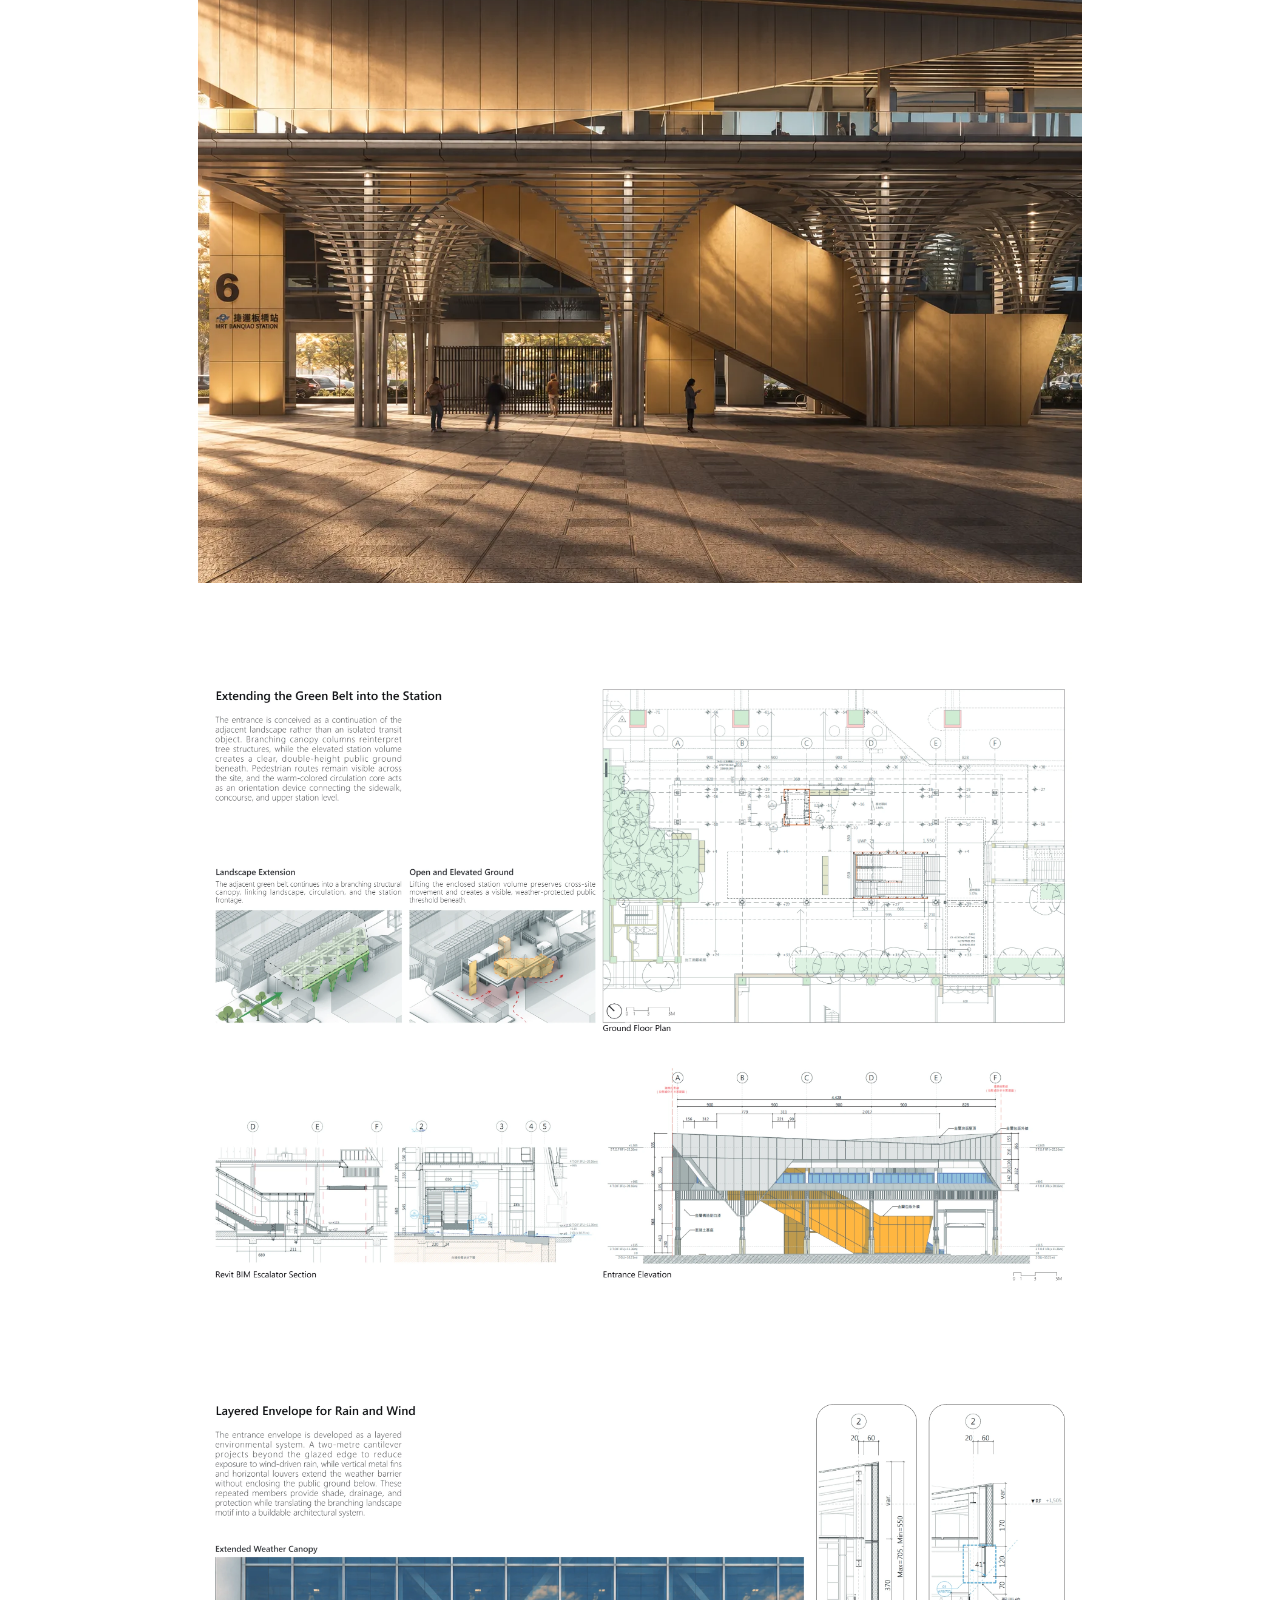
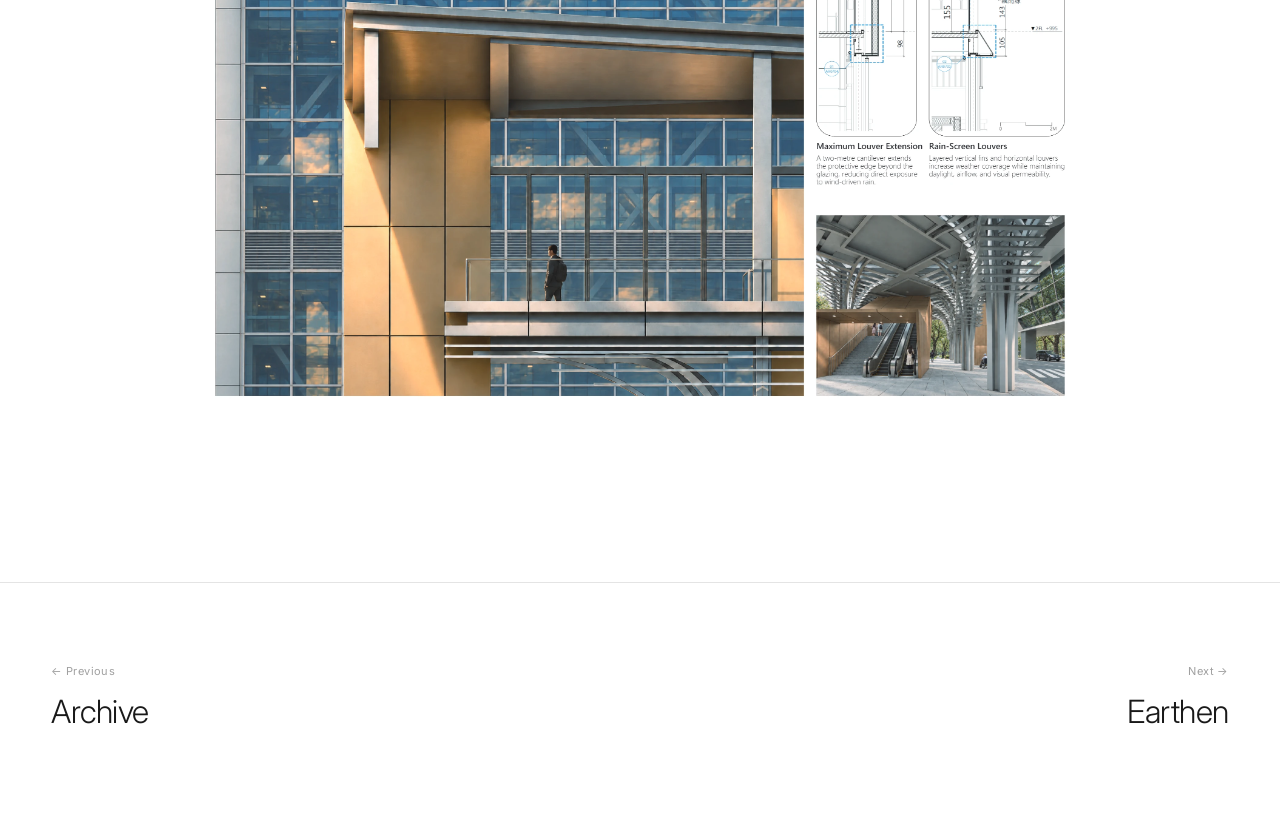
<file: v3-work.html>
<!DOCTYPE html>
<html lang="en">

<head>
  <meta charset="UTF-8" />
  <meta name="viewport" content="width=device-width, initial-scale=1.0" />
  <title>Yenhsing Cheng · Project</title>
  <link rel="icon" href="favicon.svg" type="image/svg+xml" />
  <meta name="description" content="Project case study by Yenhsing Cheng." />
  <link rel="preconnect" href="https://fonts.googleapis.com" />
  <link rel="preconnect" href="https://fonts.gstatic.com" crossorigin />
  <link href="https://fonts.googleapis.com/css2?family=Inter:wght@300;400;500;700&family=Spectral:ital,wght@1,400&display=swap" rel="stylesheet" />
  <link rel="stylesheet" href="v3.css?v=20260917-22" />
</head>

<body>

  <!-- HEADER -->
  <header class="v3head">
    <span class="v3head__label" id="projLabel" role="button" tabindex="0" aria-expanded="false">projects</span>
    <div class="v3head__main">
      <a href="./" class="v3head__logo">Yenhsing Cheng</a>
      <nav class="v3head__nav">
        <a href="./">work</a>
        <a href="./#about">about / contact</a>
      </nav>
    </div>
  </header>

  <main class="case3" id="case"></main>

  <script src="v3.js?v=20260917-10"></script>
  <script>
    (function () {
      const esc = (s) => (s || '').replace(/&/g, '&amp;').replace(/</g, '&lt;')
        .replace(/>/g, '&gt;').replace(/"/g, '&quot;');

      const params = new URLSearchParams(location.search);
      let id = params.get('p');
      if (!PROJECTS_V3[id]) id = ORDER_V3[0];
      const p = PROJECTS_V3[id];
      const caseRoot = document.getElementById('case');
      caseRoot.dataset.project = id;
      document.title = `Yenhsing Cheng · ${p.title}`;

      /* Desktop heroes use 1080p masters; mobile keeps the lighter files.
         A playlist replaces the cover and starts on its first clip. */
      const useHDHero = window.matchMedia('(min-width: 821px)').matches;
      const heroPlaylist = (useHDHero && p.coverPlaylistHD) || p.coverPlaylist;
      const hero = (heroPlaylist && heroPlaylist[0]) ||
        (useHDHero && p.coverHD) || HERO_OVERRIDE_V3[id] || p.cover;
      const site = SITES_V3[id] || '';
      const infoRow = (label, value) => value ? `
        <div class="case3__info-row">
          <dt>${esc(label)}</dt>
          <dd>${esc(value)}</dd>
        </div>` : '';
      const infoHTML = `
        <dl class="case3__info">
          ${infoRow('Period', p.period || p.year)}
          ${infoRow('Location', site)}
          ${infoRow(p.orgLabel || 'Studio', p.client)}
          ${infoRow('Role', p.role)}
          ${infoRow('Team', p.team)}
          ${infoRow('Advisor', p.advisor)}
          ${infoRow('Architect', p.architect)}
          ${infoRow('Software & Tool', p.tools)}
          ${infoRow('Award', p.award)}
        </dl>`;

      /* gallery clips normally autoplay muted in the background; a figure marked
         controls:true is a full film instead, so it waits for the viewer and
         carries a scrub bar (no data-lazyplay, which would force it to play) */
      const mediaOf = (src, alt, controls) => isVidV3(src)
        ? (controls
          ? `<video class="case3__player" src="${src}" poster="${posterForV3(src)}" controls playsinline preload="metadata"></video>`
          : `<video src="${src}" poster="${posterForV3(src)}" muted loop playsinline preload="none" data-lazyplay></video>`)
        : `<img src="${src}" alt="${esc(alt) || esc(p.title)}" loading="lazy">`;
      const figInner = (f) => `<figure class="case3__figure">${mediaOf(f.src, f.cap, f.controls)}</figure>`;
      const figWide = (f) => `<figure class="case3__figure case3__figure--wide reveal">${mediaOf(f.src, f.cap, f.controls)}</figure>`;
      /* portrait video with still photos stacked on its left */
      const figDuo = (f) => `
        <div class="case3__duo${f.even ? ' case3__duo--even' : ''} reveal">
          <div class="case3__duo-left">${f.left.map((l) => figInner(l)).join('')}</div>
          <figure class="case3__figure case3__figure--portrait">${mediaOf(f.src, f.cap, f.controls)}</figure>
        </div>`;

      /* hero */
      const heroHTML = `<div class="case3__hero${p.coverFit === 'contain' ? ' case3__hero--contain' : ''}">${isVidV3(hero)
        ? `<video src="${hero}" poster="${posterForV3(hero)}" muted loop playsinline preload="metadata" data-lazyplay></video>`
        : `<img src="${hero}" alt="${esc(p.title)}, cover">`}</div>`;

      /* title spans the full text block; project info and intro sit below it */
      const metaHTML = `
        <div class="case3__meta">
          <div class="case3__meta-main">
            <h1 class="case3__title">${esc(p.title)}</h1>
            <div class="case3__where">
              <span class="yr">${esc(p.year)}</span>
            </div>
          </div>
          <div class="case3__meta-left">
            <div class="case3__cat">${esc(p.cat)}</div>
            ${infoHTML}
          </div>
          <div class="case3__meta-copy">
            ${p.intro ? `<p class="case3__intro reveal">${esc(p.intro)}</p>` : ''}
          </div>
        </div>`;

      /* Portrait covers keep their full frame in a dedicated hero band; the
         same title / info / intro structure follows on every project page. */
      const topHTML = p.coverPortrait
        ? `
        <div class="case3__vhero">
          <figure>
            <video src="${hero}" poster="${posterForV3(hero)}" muted loop playsinline preload="metadata" data-lazyplay></video>
          </figure>
        </div>${metaHTML}`
        : heroHTML + metaHTML;

      /* essay */
      let essayHTML = '';
      if (p.layout === 'archive') {
        essayHTML = `
          <div class="case3__arch-mockups reveal">${(p.mockups || []).map((m) => `<figure class="case3__figure">${mediaOf(m, p.title)}</figure>`).join('')}</div>
          ${figWide({ src: p.longImg })}`;
      } else {
        const g = p.gallery || [];
        let buf = [];
        const flush = () => {
          for (let i = 0; i < buf.length; i += 2) {
            if (i + 1 < buf.length) essayHTML += `<div class="case3__pair reveal">${figInner(buf[i])}${figInner(buf[i + 1])}</div>`;
            else essayHTML += figWide(buf[i]);
          }
          buf = [];
        };
        g.forEach((f) => {
          if (f.left) { flush(); essayHTML += figDuo(f); }
          else if (f.wide) { flush(); essayHTML += figWide(f); }
          else buf.push(f);
        });
        flush();
      }
      essayHTML = `<section class="case3__essay">${essayHTML}</section>`;

      /* Keep repo-backed projects lean: show the source link without embedding
         the full README beneath the visual case study. */
      let repoHTML = '';
      if (p.repo) {
        repoHTML = `
          <section class="case3__repo" id="repoSec">
            <div class="case3__repo-head">
              <span class="case3__repo-label">Source code</span>
              <a class="case3__repo-link" id="repoLink" href="${esc(p.repo)}" target="_blank" rel="noopener">
                <svg viewBox="0 0 24 24" width="18" height="18" fill="currentColor" aria-hidden="true"><path d="M12 .5C5.73.5.5 5.73.5 12c0 5.08 3.29 9.39 7.86 10.91.58.11.79-.25.79-.56 0-.28-.01-1.02-.02-2-3.2.7-3.88-1.54-3.88-1.54-.52-1.33-1.28-1.68-1.28-1.68-1.05-.72.08-.7.08-.7 1.16.08 1.77 1.19 1.77 1.19 1.03 1.77 2.7 1.26 3.36.96.1-.75.4-1.26.73-1.55-2.55-.29-5.23-1.28-5.23-5.69 0-1.26.45-2.29 1.19-3.1-.12-.29-.52-1.46.11-3.05 0 0 .97-.31 3.18 1.18a11 11 0 0 1 5.79 0c2.21-1.49 3.18-1.18 3.18-1.18.63 1.59.23 2.76.11 3.05.74.81 1.19 1.84 1.19 3.1 0 4.42-2.69 5.4-5.25 5.68.41.36.78 1.06.78 2.14 0 1.54-.01 2.79-.01 3.17 0 .31.21.68.8.56A11.51 11.51 0 0 0 23.5 12C23.5 5.73 18.27.5 12 .5z"/></svg>
                <span id="repoName">${esc(p.repo.replace(/^https?:\/\//, ''))}</span>
              </a>
            </div>
          </section>`;
      }

      /* prev / next */
      const n = ORDER_V3.length;
      const idx = ORDER_V3.indexOf(id);
      const prevId = ORDER_V3[(idx - 1 + n) % n];
      const nextId = ORDER_V3[(idx + 1) % n];
      const navHTML = `
        <nav class="case3__nav">
          <a class="prev" href="v3-work.html?p=${prevId}"><span class="dir">← Previous</span><span class="nm">${esc(PROJECTS_V3[prevId].title)}</span></a>
          <a class="next" href="v3-work.html?p=${nextId}"><span class="dir">Next →</span><span class="nm">${esc(PROJECTS_V3[nextId].title)}</span></a>
        </nav>`;

      caseRoot.innerHTML = topHTML + essayHTML + repoHTML + navHTML;

      /* Horizontal project heroes occupy the same full viewport as the index
         opener; the fixed headliner changes contrast while it overlaps them. */
      const caseHead = document.querySelector('.v3head');
      const caseHero = caseRoot.querySelector('.case3__hero');
      const syncCaseHeroHeader = () => {
        if (!caseHero) {
          caseHead.classList.remove('is-over');
          return;
        }
        const rect = caseHero.getBoundingClientRect();
        caseHead.classList.toggle('is-over', rect.top < caseHead.offsetHeight / 2 && rect.bottom > caseHead.offsetHeight);
      };
      syncCaseHeroHeader();
      addEventListener('scroll', syncCaseHeroHeader, { passive: true });
      addEventListener('resize', syncCaseHeroHeader);

      /* portrait tech videos render at natural aspect, right-aligned */
      if (GROUPS_V3.tech.includes(CAT_V3[id])) {
        document.querySelectorAll('#case video').forEach((v) => {
          const mark = () => {
            if (v.videoHeight <= v.videoWidth) return;
            const fig = v.closest('.case3__figure');
            const hero = v.closest('.case3__hero');
            if (fig) fig.classList.add('case3__figure--portrait');
            else if (hero) hero.classList.add('case3__hero--portrait');
          };
          if (v.readyState >= 1) mark();
          else v.addEventListener('loadedmetadata', mark, { once: true });
        });
      }

      /* behaviours, the observer first: resumeHeroVideo must seek AFTER the
         clip-config listener it would otherwise be overwritten by */
      initVideoObserver();
      const resumedAt = resumeHeroVideo(heroPlaylist);
      initCoverPlaylist(heroPlaylist, resumedAt);
      initReveal();
      initProjectsIndex();

      /* keyboard ← → navigation */
      document.addEventListener('keydown', (e) => {
        if (e.key === 'ArrowLeft') location.href = `v3-work.html?p=${prevId}`;
        else if (e.key === 'ArrowRight') location.href = `v3-work.html?p=${nextId}`;
      });

      /* minimal Markdown → HTML, same converter as work.html: headings,
         paragraphs, bold/italic/inline-code, links, images, lists, blockquotes,
         rules, fenced code, and GFM pipe tables. Relative image/link paths
         resolve against the repo's raw/blob host. Deliberately dependency-free. */
      function renderMarkdown(md, rawBase, blobBase, repoUrl) {
        const esc = (s) => s.replace(/&/g, '&amp;').replace(/</g, '&lt;').replace(/>/g, '&gt;');
        const resolveLink = (u) => {
          u = u.trim();
          if (/^(https?:|mailto:)/i.test(u)) return u;
          if (u[0] === '#') return repoUrl + u.toLowerCase();
          return blobBase + u.replace(/^\.?\//, '');
        };
        const resolveImg = (u) => {
          u = u.trim();
          if (/^https?:/i.test(u)) return u;
          return rawBase + u.replace(/^\.?\//, '');
        };
        const inline = (raw) => {
          let t = esc(raw);
          const code = [];
          t = t.replace(/`([^`]+)`/g, (mm, c) => { code.push(c); return '' + (code.length - 1) + ''; });
          t = t.replace(/!\[([^\]]*)\]\(([^)\s]+)[^)]*\)/g, (mm, a, u) => `<img src="${resolveImg(u)}" alt="${a}" loading="lazy">`);
          t = t.replace(/\[([^\]]+)\]\(([^)\s]+)[^)]*\)/g, (mm, txt, u) => `<a href="${resolveLink(u)}" target="_blank" rel="noopener">${txt}</a>`);
          t = t.replace(/\*\*([^*]+)\*\*/g, '<strong>$1</strong>').replace(/__([^_]+)__/g, '<strong>$1</strong>');
          t = t.replace(/(^|[^*])\*([^*\s][^*]*?)\*/g, '$1<em>$2</em>');
          t = t.replace(/(\d+)/g, (mm, i) => `<code>${code[+i]}</code>`);
          return t;
        };
        const cells = (line) => line.trim().replace(/^\|/, '').replace(/\|$/, '').split('|').map((c) => c.trim());
        const isTableSep = (l) => /^\s*\|?[\s:|-]*-[\s:|-]*\|?\s*$/.test(l) && l.indexOf('-') > -1 && l.indexOf('|') > -1;

        const lines = md.replace(/\r\n/g, '\n').split('\n');
        let html = '', i = 0;
        while (i < lines.length) {
          let line = lines[i];
          if (!line.trim()) { i++; continue; }
          const fence = /^\s*(```|~~~)(.*)$/.exec(line);
          if (fence) {
            const mark = fence[1], lang = fence[2].trim();
            const buf = [];
            i++;
            while (i < lines.length && lines[i].indexOf(mark) === -1) { buf.push(lines[i]); i++; }
            i++;
            html += `<pre class="md-code${lang ? ' md-lang-' + lang.replace(/[^a-z0-9]/gi, '') : ''}"><code>${esc(buf.join('\n'))}</code></pre>`;
            continue;
          }
          if (/^\s*([-*_])(\s*\1){2,}\s*$/.test(line)) { html += '<hr>'; i++; continue; }
          const h = /^(#{1,6})\s+(.*)$/.exec(line);
          if (h) { const n = h[1].length; html += `<h${n}>${inline(h[2].replace(/\s+#+\s*$/, ''))}</h${n}>`; i++; continue; }
          if (line.indexOf('|') > -1 && i + 1 < lines.length && isTableSep(lines[i + 1])) {
            const head = cells(line);
            i += 2;
            const rows = [];
            while (i < lines.length && lines[i].trim() && lines[i].indexOf('|') > -1) { rows.push(cells(lines[i])); i++; }
            const hasHead = head.some((c) => c !== '');
            html += '<div class="md-table-wrap"><table>';
            if (hasHead) html += '<thead><tr>' + head.map((c) => `<th>${inline(c)}</th>`).join('') + '</tr></thead>';
            html += '<tbody>' + rows.map((r) => '<tr>' + r.map((c) => `<td>${inline(c)}</td>`).join('') + '</tr>').join('') + '</tbody>';
            html += '</table></div>';
            continue;
          }
          if (/^\s*>/.test(line)) {
            const buf = [];
            while (i < lines.length && /^\s*>/.test(lines[i])) { buf.push(lines[i].replace(/^\s*>\s?/, '')); i++; }
            html += `<blockquote>${inline(buf.join(' ').trim())}</blockquote>`;
            continue;
          }
          if (/^\s*[-*+]\s+/.test(line)) {
            const buf = [];
            while (i < lines.length && /^\s*[-*+]\s+/.test(lines[i])) { buf.push(lines[i].replace(/^\s*[-*+]\s+/, '')); i++; }
            html += '<ul>' + buf.map((t) => `<li>${inline(t)}</li>`).join('') + '</ul>';
            continue;
          }
          if (/^\s*\d+\.\s+/.test(line)) {
            const buf = [];
            while (i < lines.length && /^\s*\d+\.\s+/.test(lines[i])) { buf.push(lines[i].replace(/^\s*\d+\.\s+/, '')); i++; }
            html += '<ol>' + buf.map((t) => `<li>${inline(t)}</li>`).join('') + '</ol>';
            continue;
          }
          const buf = [];
          while (i < lines.length && lines[i].trim()
            && !/^\s*(```|~~~|#{1,6}\s|>|[-*+]\s|\d+\.\s)/.test(lines[i])
            && !/^\s*([-*_])(\s*\1){2,}\s*$/.test(lines[i])
            && !(lines[i].indexOf('|') > -1 && i + 1 < lines.length && isTableSep(lines[i + 1]))) {
            buf.push(lines[i]); i++;
          }
          html += `<p>${inline(buf.join('\n')).replace(/\n/g, '<br>')}</p>`;
        }
        return html;
      }
    })();
  </script>
</body>

</html>
</file>
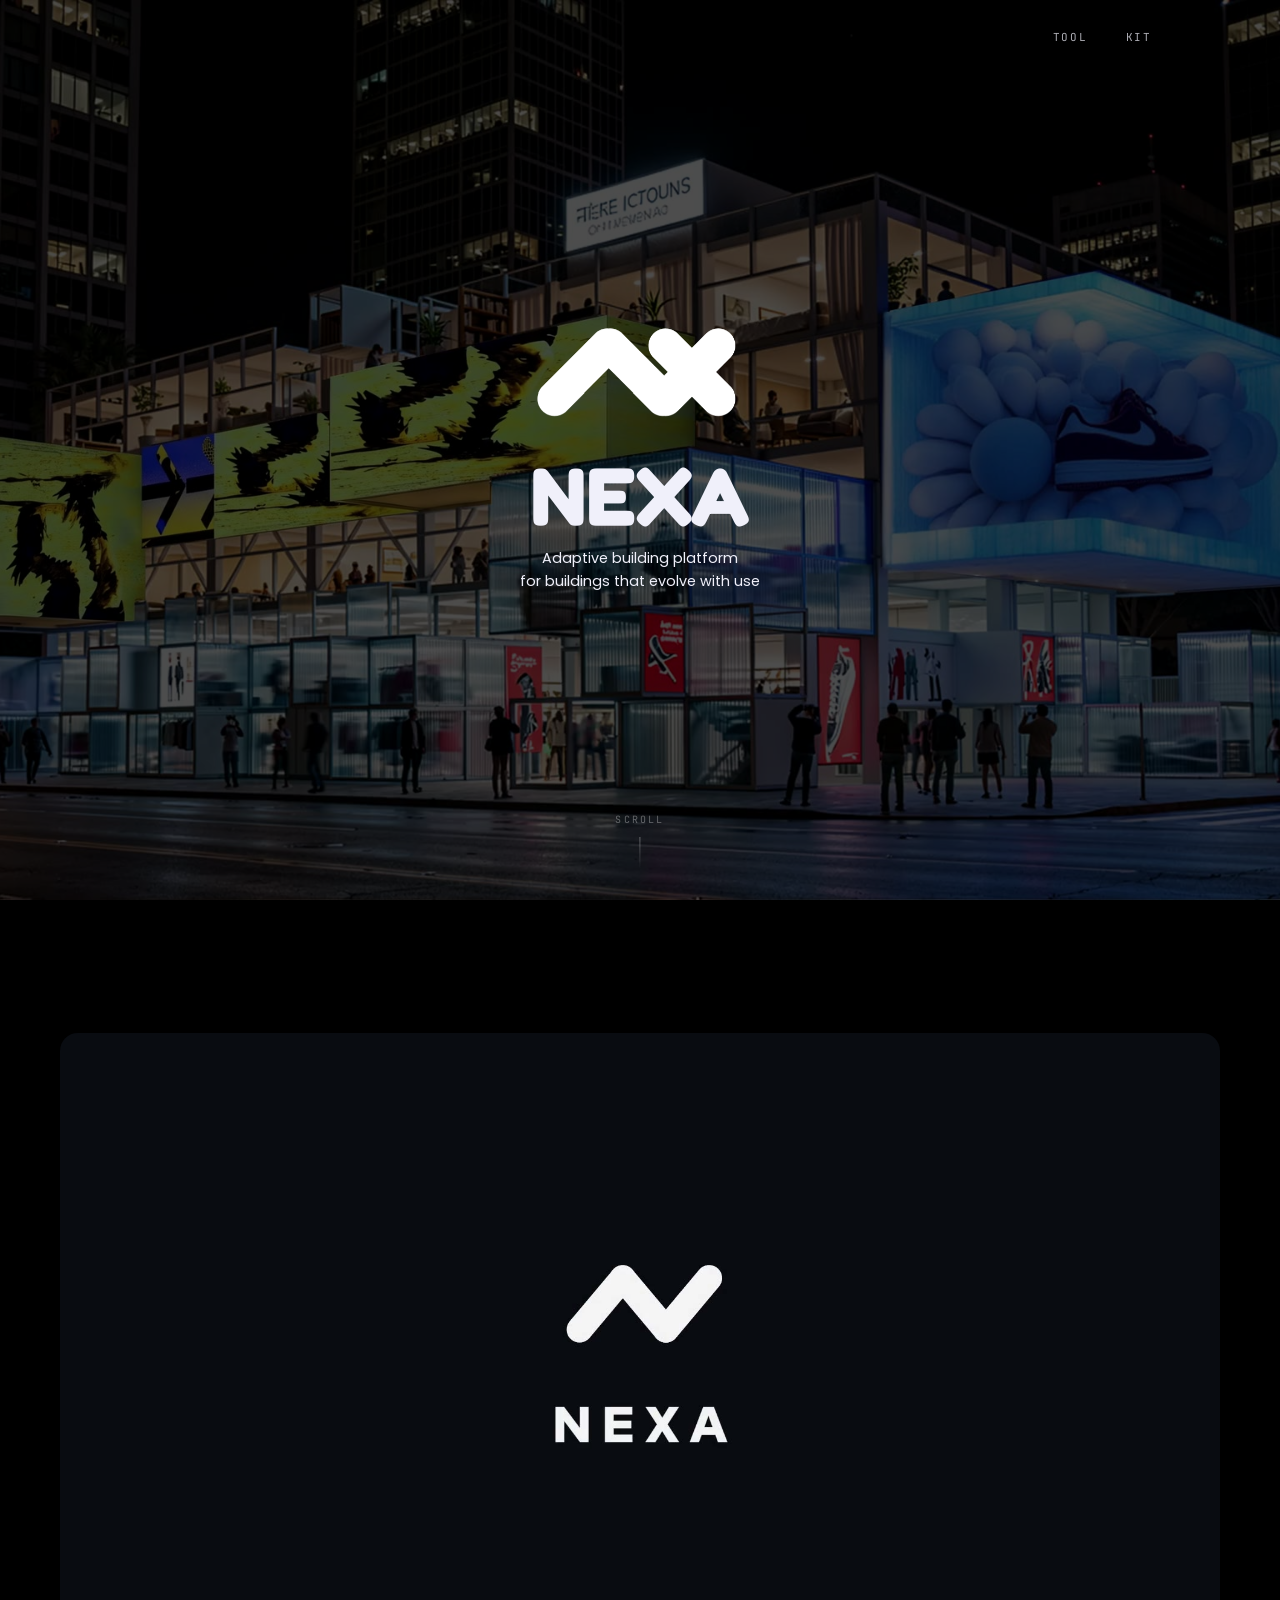
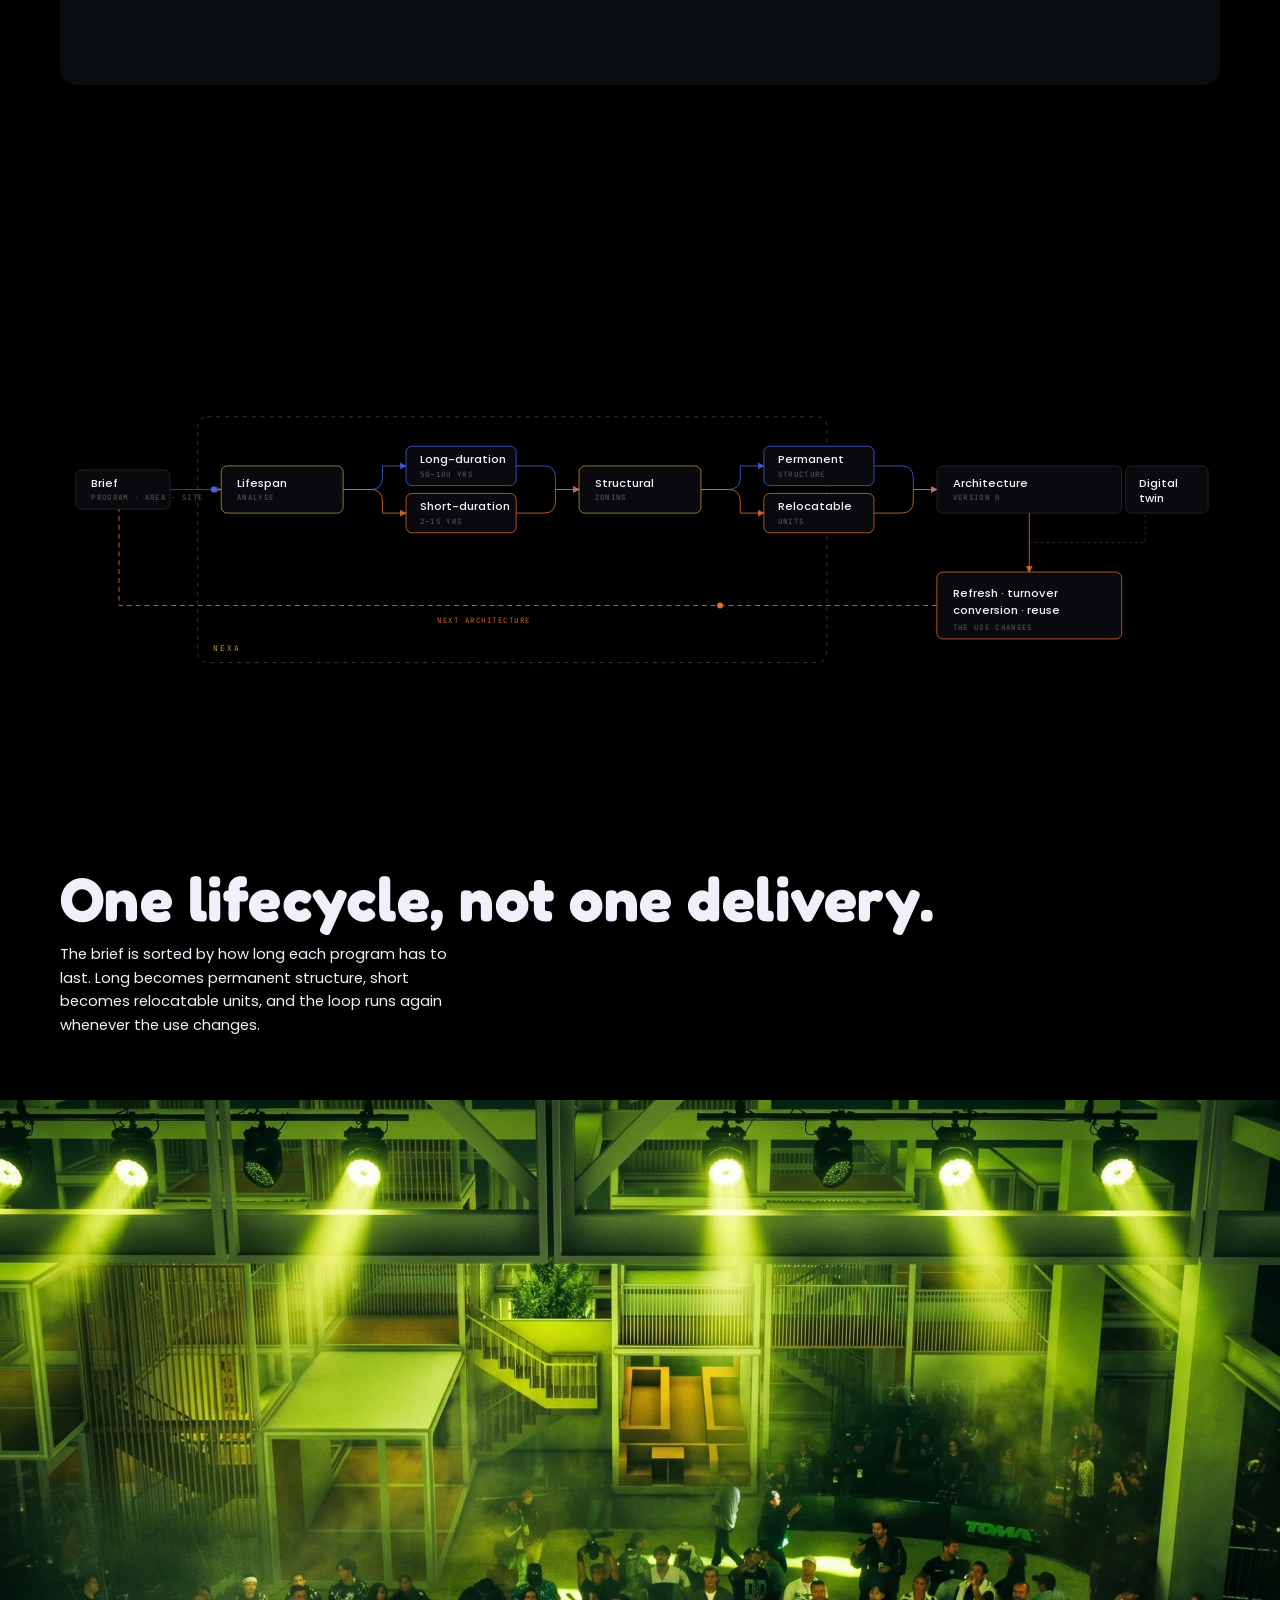
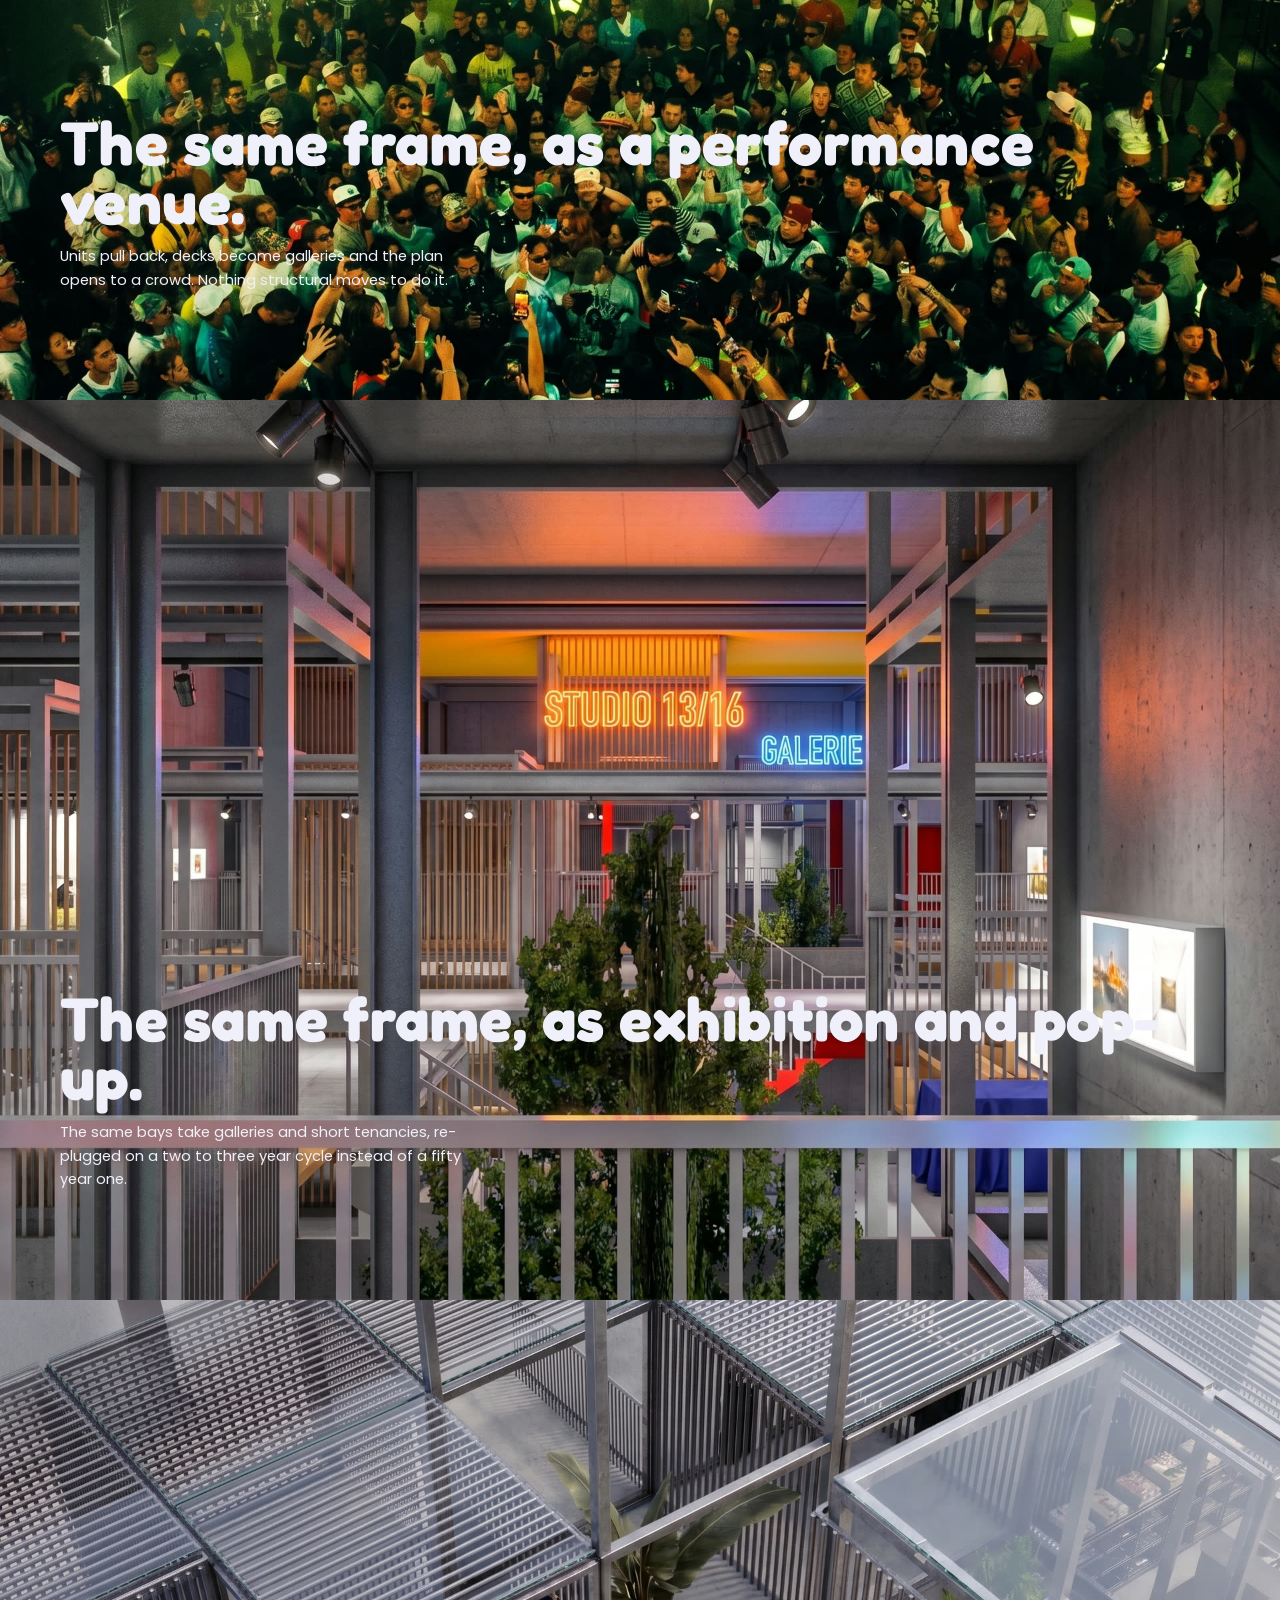
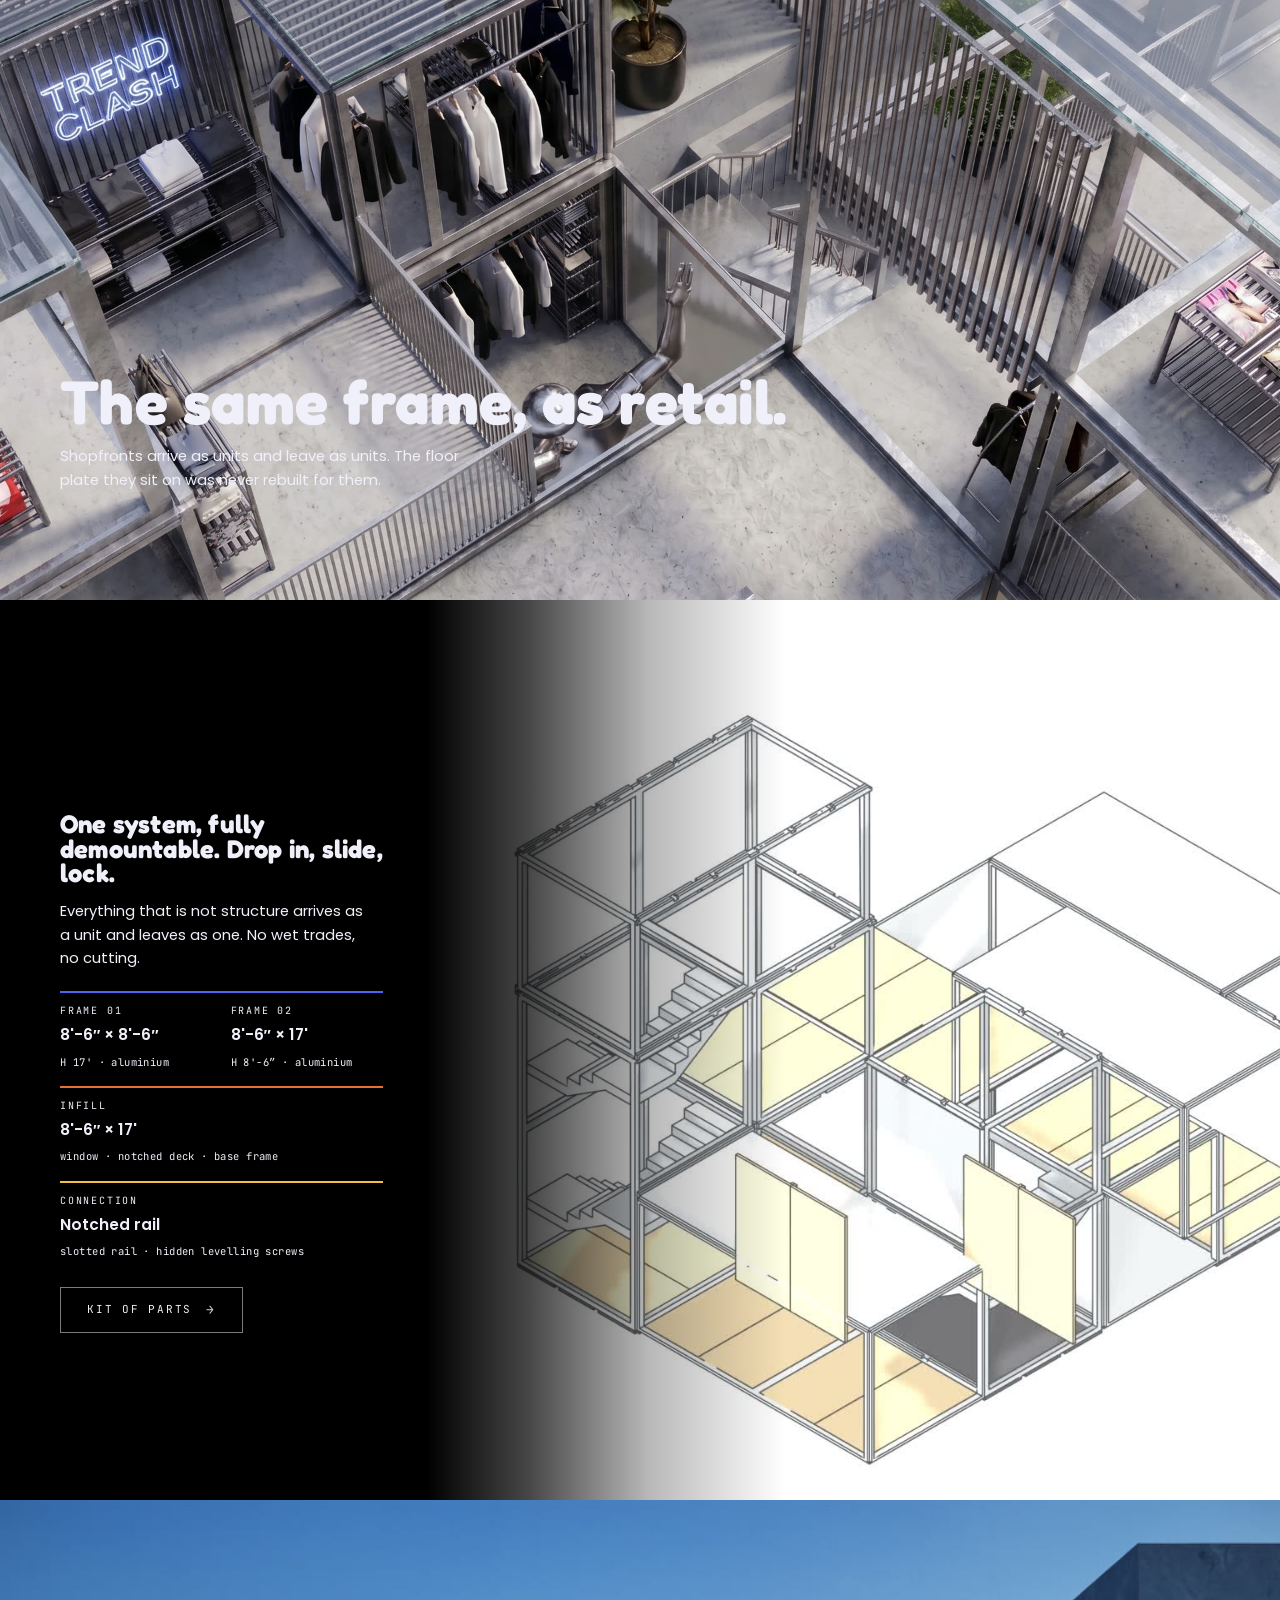
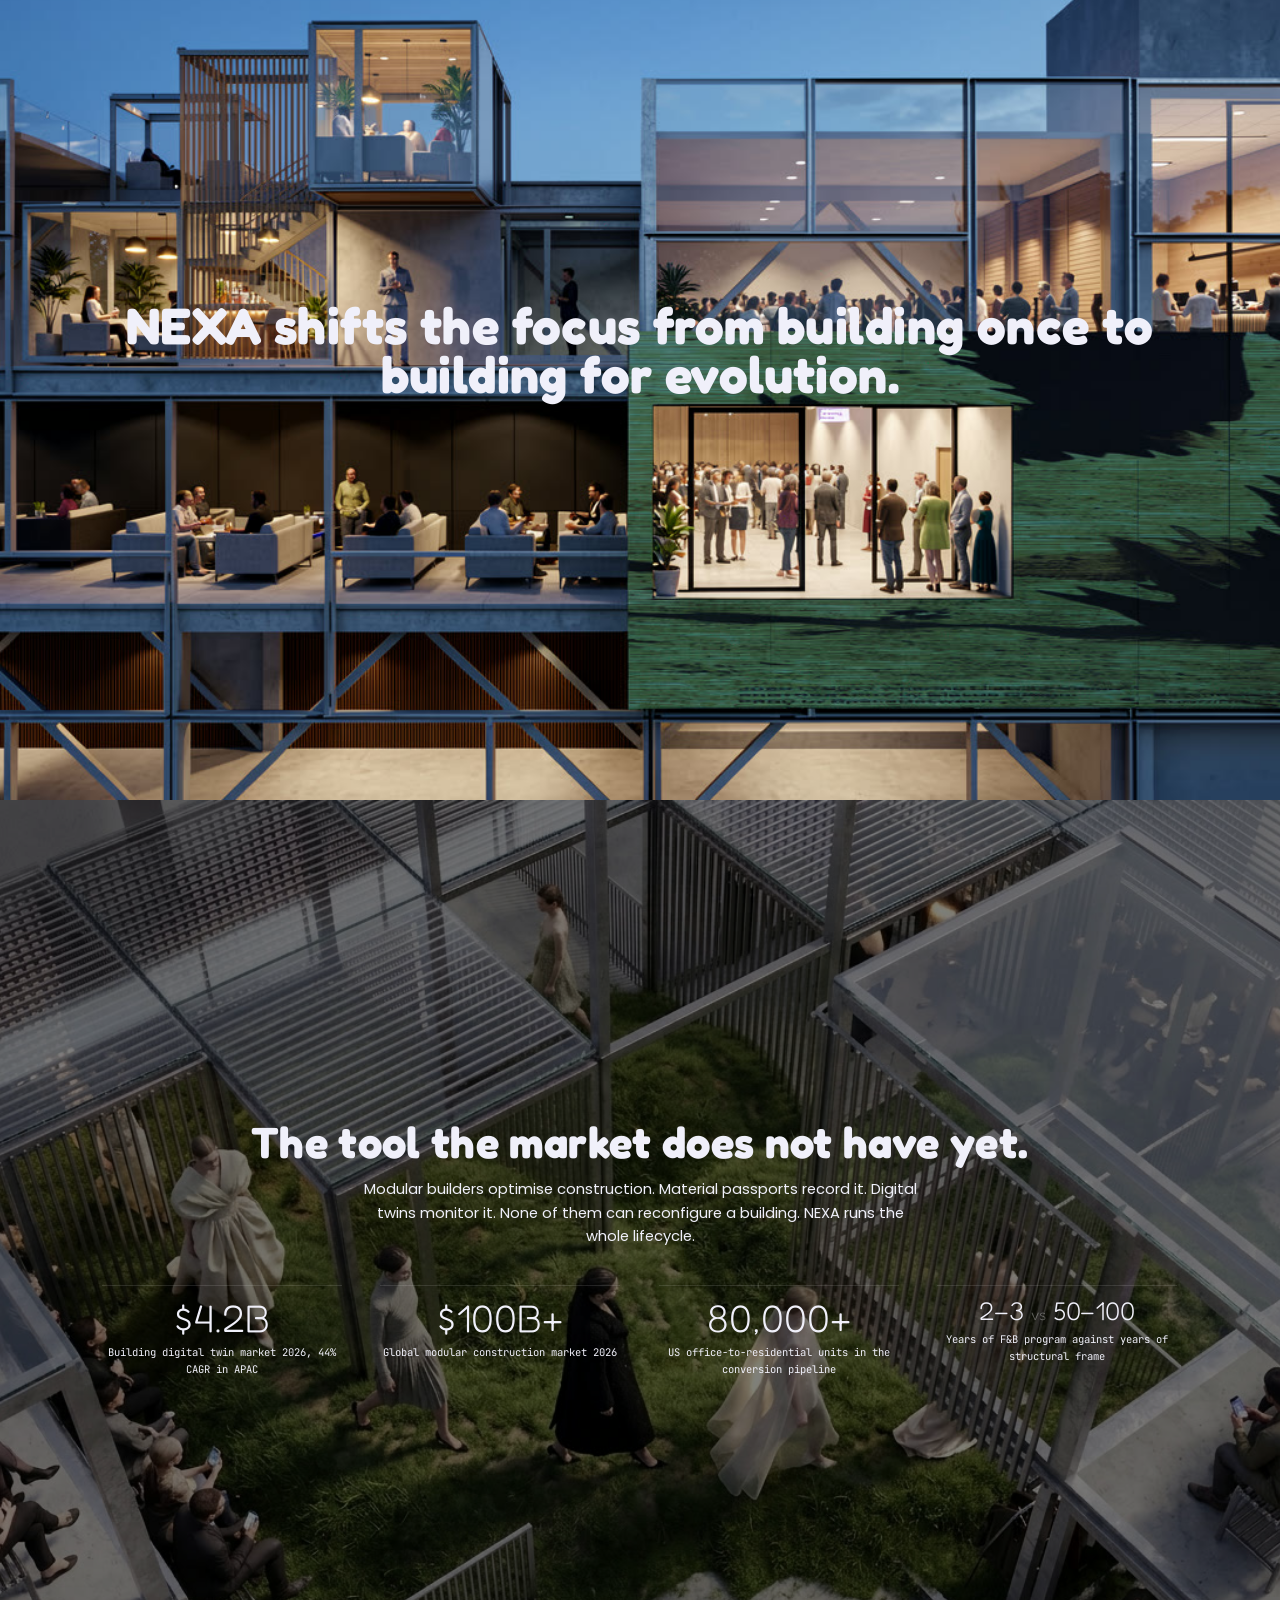
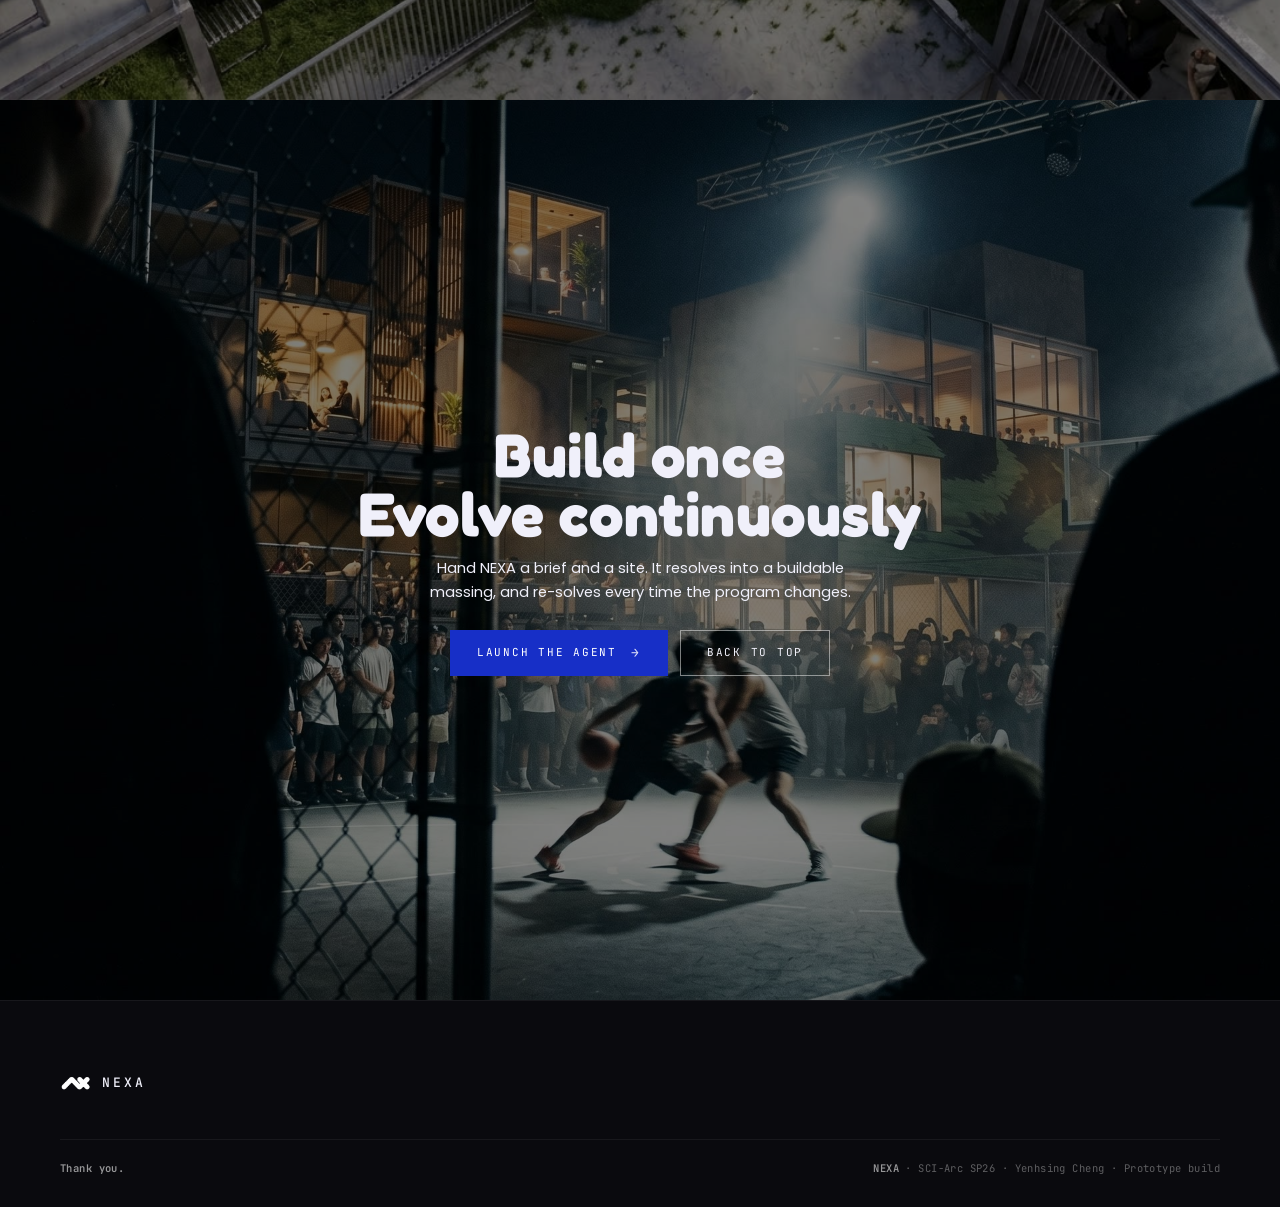
<file: NEXA/NEXA-site.html>
<!DOCTYPE html>
<html lang="en">

<head>
  <meta charset="UTF-8" />
  <meta name="viewport" content="width=device-width, initial-scale=1.0" />
  <title>NEXA · Program Distribution Agent</title>
  <!-- A square file on purpose. The tab slot is square and the browser stretches whatever it is
       given to fill it, so the 437x246 logo came out squeezed narrow and tall. This is the same
       mark set at 84% width inside a 128px transparent square, so it lands in the tab whole. -->
  <link rel="icon" type="image/png" href="NEXA/NEXA-favicon.png" />
  <link rel="preconnect" href="https://fonts.googleapis.com">
  <link rel="preconnect" href="https://fonts.gstatic.com" crossorigin>
  <!-- Title = Momo Trust Display, Body = FF Mark. Neither is a Google/webfont; if the .otf/.woff are added to the
       project they can be @font-face self-hosted. Until then the stacks fall back to the closest free faces:
       Fredoka (rounded geometric ≈ Momo Trust Display) and Poppins (geometric ≈ FF Mark / Mark Pro). -->
  <link href="https://fonts.googleapis.com/css2?family=Fredoka:wght@400;500;600;700&family=JetBrains+Mono:wght@300;400;500&family=Poppins:ital,wght@0,300;0,400;0,500;0,600;0,700;1,400;1,600&display=swap" rel="stylesheet">

  <style>
    * { margin: 0; padding: 0; box-sizing: border-box; }

    :root {
      /* dark theme */
      --bg: #000000;
      --bg-2: #0A0A0E;
      --bg-3: #171A25;
      --text: #F0F0FA;
      --text-mid: rgba(245, 245, 245, 0.60);
      --text-lo: rgba(245, 245, 245, 0.36);
      --line: rgba(245, 245, 245, 0.12);
      --line-2: rgba(245, 245, 245, 0.06);
      --blue: #172FC7;
      --blue-lite: #4863F5;
      --orange: #E67033;
      --yellow: #EEC341;
      /* Title = Momo Trust Display, Body = FF Mark. The real files are not in the project and the copy of
         "FF Mark" installed on this machine is an OBLIQUE style — naming it first slants all body text — so
         Poppins (closest free upright match) leads. Drop a real FF Mark .woff2 in and @font-face it to reclaim
         the true face, then move 'FF Mark' to the front. Fredoka stands in for Momo Trust Display (rounded). */
      --font-body: 'Poppins', 'FF Mark', 'Mark Pro', 'Montserrat', Helvetica, Arial, sans-serif;
      --font-display: 'Momo Trust Display', 'Fredoka', 'Poppins', 'Montserrat', sans-serif;
      /* the same mono the wizard runs on, so the site and the tool read as one product */
      --mono: 'JetBrains Mono', ui-monospace, SFMono-Regular, Menlo, monospace;
    }

    html { scroll-behavior: smooth; }
    @media (prefers-reduced-motion: reduce) { html { scroll-behavior: auto; } }

    body {
      background-color: var(--bg);
      color: var(--text);
      font-family: var(--font-body);
      line-height: 1.6;
      -webkit-font-smoothing: antialiased;
      overflow-x: hidden;
    }

    /* SpaceX sets its headings at a line-height BELOW the font size (54 on 60, 76 on 80).
       That tight lock-up is most of what reads as 'engineered' rather than 'designed'. */
    h1, h2, h3, h4, .statement { font-family: var(--font-display); line-height: 0.96; letter-spacing: 0.008em; }
    p { text-wrap: pretty; }

    a { color: var(--blue-lite); text-decoration: none; }

    /* ═══════════════════════════════════════════════════════════════════════
       PANEL DECK
       One section = one viewport = one slide of the midterm deck. Full-bleed
       media behind, copy anchored bottom-left, one action. The page is scrolled
       a panel at a time rather than read as a continuous document.
       ═══════════════════════════════════════════════════════════════════════ */

    html { scroll-snap-type: y mandatory; }
    /* Snapping is only safe while every panel is exactly one viewport tall. The moment a
       panel is allowed to grow past that, a mandatory snap traps the reader inside it, so
       the narrow and short breakpoints below drop back to proximity. */
    @media (max-width: 760px), (max-height: 620px) { html { scroll-snap-type: y proximity; } }
    @media (prefers-reduced-motion: reduce) { html { scroll-snap-type: none; } }

    .panel {
      position: relative;
      height: 100svh;
      min-height: 540px;
      scroll-snap-align: start;
      scroll-snap-stop: always;
      overflow: hidden;
      display: flex;
      align-items: flex-end;
    }

    .panel-media { position: absolute; inset: 0; z-index: 0; }
    .panel-media img,
    .panel-media video { width: 100%; height: 100%; object-fit: cover; display: block; }

    /* No scrim anywhere. The renders are shown at full strength and nothing is laid over them.
       On the night renders the white copy sits straight on the image and reads. On the light
       ones it cannot, and without a scrim the only honest answer is not to overlap at all:
       a `split` panel does not overlap them at all. It is a row: copy on the left half, image
       on the right half at full height. A band across the top left the bottom of the panel
       empty and black, which read as a mistake rather than as space.

       The image column is filled with `cover`. It is the one place cropping is accepted,
       because a half-width column is taller than any of these frames and `contain` would put
       a small picture back in the middle of a large empty half. */
    .panel.split { flex-direction: row; align-items: stretch; }
    /* one third copy, two thirds image */
    .panel.split .panel-media {
      position: relative; inset: auto; order: 2;
      flex: 2 1 66.667%; min-width: 0; overflow: hidden;
    }
    .panel.split .panel-media img,
    .panel.split .panel-media video {
      position: absolute; inset: 0; width: 100%; height: 100%;
      object-fit: cover; object-position: center;
    }
    /* the two halves used to meet on a hard vertical seam. The black runs on into the image
       and fades out across the first third of it, so the panel reads as one frame. */
    .panel.split .panel-media::after {
      content: ''; position: absolute; inset: 0; z-index: 1; pointer-events: none;
      background: linear-gradient(to right, var(--bg) 0%, rgba(0, 0, 0, 0.72) 12%, rgba(0, 0, 0, 0.28) 26%, transparent 42%);
    }
    .panel.split .panel-copy {
      order: 1; flex: 1 1 33.333%; min-width: 0;
      max-width: none; margin: 0;
      display: flex; align-items: center;
      padding: clamp(80px, 12vh, 130px) clamp(24px, 3.4vw, 56px) clamp(40px, 7vh, 80px) clamp(20px, 5vw, 60px);
    }
    .panel.split .panel-copy .wide,
    .panel.split .panel-copy .inner { max-width: none; width: 100%; }
    .panel.split .panel-copy .wide h2.statement { font-size: clamp(1.25rem, 2vw, 1.8rem); }
    .panel.split .panel-copy .wide > p,
    .panel.split .panel-copy .inner > p { max-width: 48ch; }
    /* a third of the frame takes one column, not two */
    .panel.split .stats { grid-template-columns: repeat(2, minmax(0, 1fr)); gap: clamp(10px, 1.2vw, 18px); }
    .panel.split .specs { gap: clamp(10px, 1.4vh, 16px); }
    .panel.split .specs .grp { gap: clamp(10px, 1.4vw, 20px); }
    .panel.split .specs .grp > div { min-width: 96px; }

    /* under a certain width there is no half to give, so it stacks: image first, copy under */
    @media (max-width: 860px) {
      .panel.split { flex-direction: column; }
      .panel.split .panel-media { order: 1; flex: 1 1 auto; min-height: 0; }
      .panel.split .panel-copy {
        order: 2; flex: 0 0 auto; align-items: flex-end;
        padding: clamp(20px, 3vh, 34px) clamp(20px, 5vw, 60px) clamp(40px, 7vh, 80px);
      }
    }

    /* a panel that is only a clip. No copy, so nothing has to be kept legible over it and
       nothing has to be cropped for it: the video sits in the middle of the frame at its own
       aspect, inset far enough that the black around it reads as a mat, corners taken off. */
    .panel.video-only { align-items: center; justify-content: center; }
    .panel.video-only .panel-media {
      position: absolute; inset: 0; z-index: 1;
      display: flex; align-items: center; justify-content: center;
      padding: clamp(56px, 9vh, 110px) clamp(20px, 5vw, 60px) clamp(40px, 7vh, 80px);
    }
    .panel.video-only .panel-media video {
      width: auto; height: auto; max-width: 100%; max-height: 100%;
      object-fit: contain;
      border-radius: clamp(12px, 1.4vw, 24px);
    }

    .panel-copy {
      position: relative; z-index: 3;
      width: 100%; max-width: 1400px; margin: 0 auto;
      padding: 0 clamp(20px, 5vw, 60px) clamp(84px, 12vh, 140px);
    }
    .panel-copy .wide { max-width: 62ch; }
    /* a wide panel carries a data block under its copy, so the headline has to be reined in
       or the whole column grows tall enough to run under the nav bar */
    .panel-copy .wide h2.statement { font-size: clamp(1.7rem, 3.4vw, 2.9rem); }
    .panel-copy .wide > p { max-width: 52ch; }

    .panel h2.statement { font-size: clamp(1.9rem, 4.8vw, 4rem); margin-bottom: clamp(10px, 1.6vh, 18px); }
    .panel-copy p { color: var(--text); font-size: clamp(0.92rem, 1.1vw, 1.04rem); max-width: 46ch; }

    /* ---------- actions ---------- */
    .actions { display: flex; flex-wrap: wrap; gap: 12px; margin-top: clamp(18px, 2.8vh, 32px); }
    .btn {
      display: inline-flex; align-items: center; gap: 14px; font-family: var(--mono);
      font-size: 11px; font-weight: 400; letter-spacing: 0.16em; text-transform: uppercase;
      color: var(--text); border: 1px solid rgba(245, 245, 245, 0.5); background: transparent;
      padding: 13px 26px; white-space: nowrap;
      transition: background 0.25s ease, color 0.25s ease, border-color 0.25s ease;
    }
    .btn::after { content: '→'; font-size: 13px; line-height: 1; opacity: 0.85; transition: transform 0.25s ease; }
    .btn.noarrow::after { content: none; }
    .btn:hover::after { transform: translateX(3px); }
    .btn:hover, .btn:focus-visible { background: var(--text); color: var(--bg); border-color: var(--text); }
    .btn.fill { background: var(--blue); border-color: var(--blue); color: #fff; }
    .btn.fill:hover, .btn.fill:focus-visible { background: var(--blue-lite); border-color: var(--blue-lite); }


    /* ═══════════════════════════════════════════════════════════════════════
       NAV — a bar that stays out of the way, and a menu that takes the screen
       ═══════════════════════════════════════════════════════════════════════ */
    #nav {
      position: fixed; top: 0; left: 0; right: 0; z-index: 60;
      display: flex; align-items: center; justify-content: space-between;
      padding: clamp(16px, 3vh, 28px) clamp(20px, 5vw, 60px);
      pointer-events: none;
    }
    #nav > * { pointer-events: auto; }
    /* No bar and no gradient behind it. On a split panel the right half of the nav crosses a
       bright image, so there the type inverts against whatever is under it instead of being
       given a background to sit on. Only there: `difference` over the green performance render
       turns the links magenta, so the blend is switched on by script, per panel. */
    #nav.blend { mix-blend-mode: difference; }
    #nav .brand { display: flex; align-items: center; gap: 10px; transition: opacity 0.3s ease; }
    /* the cover sets the wordmark large; the bar does not need to say it again right above it */
    #nav.at-cover .brand { opacity: 0; pointer-events: none; }
    #nav .brand img { height: 18px; width: auto; display: block; }
    #nav .brand span { font-family: var(--mono); font-weight: 500; font-size: 13px; letter-spacing: 0.24em; color: var(--text); }
    #nav .right { display: flex; align-items: center; gap: clamp(18px, 3vw, 38px); }
    #nav .quick { display: flex; gap: clamp(18px, 3vw, 38px); }
    #nav .quick a {
      font-family: var(--mono); font-size: 11px; font-weight: 400; letter-spacing: 0.16em; text-transform: uppercase;
      color: var(--text); opacity: 0.72; transition: opacity 0.2s ease;
    }
    #nav .quick a:hover { opacity: 1; }
    /* while inverting, the links go to full strength: a 0.72 white composites to a mid grey
       first, and the difference against a near-white image then lands on a mid grey too */
    #nav.blend .quick a { opacity: 1; }
    @media (max-width: 1000px) { #nav .quick { display: none; } }

    #menu-open {
      display: flex; flex-direction: column; justify-content: center; gap: 5px;
      width: 30px; height: 22px; background: none; border: 0; cursor: pointer; padding: 0;
    }
    #menu-open i { display: block; height: 1.5px; background: var(--text); transition: transform 0.3s ease; }
    #menu-open:hover i:nth-child(2) { transform: scaleX(0.6); transform-origin: left; }

    /* ---------- full-screen menu ---------- */
    #menu {
      position: fixed; inset: 0; z-index: 80;
      background: rgba(10, 11, 18, 0.985);
      backdrop-filter: blur(6px); -webkit-backdrop-filter: blur(6px);
      display: flex; flex-direction: column;
      padding: clamp(16px, 3vh, 28px) clamp(20px, 5vw, 60px) clamp(20px, 3.4vh, 34px);
      opacity: 0; visibility: hidden; transition: opacity 0.35s ease, visibility 0.35s;
      overflow-y: auto;
    }
    #menu.open { opacity: 1; visibility: visible; }
    #menu .menu-top { display: flex; align-items: center; justify-content: space-between; flex: 0 0 auto; }
    #menu .menu-top .brand { display: flex; align-items: center; gap: 10px; }
    #menu .menu-top .brand img { height: 18px; width: auto; }
    #menu .menu-top .brand span { font-family: var(--mono); font-weight: 500; font-size: 13px; letter-spacing: 0.24em; }
    #menu-close { background: none; border: 0; cursor: pointer; padding: 0; width: 30px; height: 22px; position: relative; }
    #menu-close i { position: absolute; left: 0; top: 50%; width: 30px; height: 1.5px; background: var(--text); }
    #menu-close i:first-child { transform: rotate(45deg); }
    #menu-close i:last-child { transform: rotate(-45deg); }

    #menu ol { list-style: none; margin: auto 0; counter-reset: m; max-width: 1400px; width: 100%; }
    #menu ol li { counter-increment: m; border-top: 1px solid var(--line-2); }
    #menu ol li:last-child { border-bottom: 1px solid var(--line-2); }
    #menu ol a {
      display: flex; align-items: baseline; gap: clamp(14px, 2.6vw, 34px);
      padding: clamp(5px, 1.1vh, 12px) 0;
      color: var(--text); text-transform: uppercase;
      font-family: var(--font-display); font-weight: 100; letter-spacing: -0.005em;
      font-size: clamp(1.1rem, 2.6vw, 2rem); line-height: 1.1;
      opacity: 0.6; transition: opacity 0.22s ease, padding-left 0.28s cubic-bezier(.16,1,.3,1);
    }
    #menu ol a:hover, #menu ol a:focus-visible { opacity: 1; padding-left: clamp(8px, 1.6vw, 20px); }
    #menu ol a::before {
      content: counter(m, decimal-leading-zero);
      font-family: var(--mono); font-size: 11px; font-weight: 400;
      letter-spacing: 0.16em; color: var(--text-lo); flex: 0 0 auto;
    }
    #menu .menu-foot {
      display: flex; flex-wrap: wrap; align-items: center; justify-content: space-between; gap: 16px;
      max-width: 1400px; width: 100%; flex: 0 0 auto;
    }
    #menu .menu-foot p { font-family: var(--mono); font-size: 10.5px; letter-spacing: 0.14em; text-transform: uppercase; color: var(--text-lo); }

    /* ---------- scroll hint, hero only ---------- */
    .scroll-hint {
      position: absolute; z-index: 3; left: 50%; transform: translateX(-50%);
      bottom: clamp(20px, 3.4vh, 36px);
      display: flex; flex-direction: column; align-items: center; gap: 9px;
      font-family: var(--mono); font-size: 10px; letter-spacing: 0.22em; text-transform: uppercase; color: var(--text-lo);
    }
    .scroll-hint span { display: block; width: 1px; height: 32px; background: linear-gradient(to bottom, var(--text-lo), transparent); }
    @media (prefers-reduced-motion: no-preference) {
      .scroll-hint span { animation: hint 2.2s cubic-bezier(.6,0,.4,1) infinite; transform-origin: top; }
      @keyframes hint { 0% { transform: scaleY(0); } 45% { transform: scaleY(1); } 100% { transform: scaleY(1); opacity: 0; } }
    }

    /* ═══════════════════════════════════════════════════════════════════════
       HERO — the only centred panel, and the only one that offers the prompt
       ═══════════════════════════════════════════════════════════════════════ */
    /* The cover is the one panel that centres: mark, wordmark and line stack in the middle of
       the frame. The clip runs at half strength so it reads as a near-black ground, and the
       lock-up sits on it in flat white. No blend, no invert: one state, held the whole time. */
    #hero { align-items: center; isolation: isolate; }
    #hero .panel-copy { padding-top: 0; padding-bottom: 0; text-align: center; }
    #hero .panel-media { opacity: 0.3; }
    /* the white mark, sitting above the wordmark at about twice its size */
    #hero .hero-mark {
      display: block; margin: 0 auto clamp(14px, 2.4vh, 28px);
      width: auto; height: clamp(64px, 10vw, 170px);
    }
    /* Set like the panel statements: same display face at their weight and tracking, not the
       hairline it used to be. Only the size stays the cover's own. */
    #hero h1 {
      font-family: var(--font-display); text-transform: uppercase;
      font-size: clamp(2.6rem, 6.4vw, 5.4rem); line-height: 0.96; letter-spacing: 0.008em;
      margin-bottom: clamp(8px, 1.4vh, 16px);
    }
    #hero h1 span { color: var(--text); }
    #hero .panel-copy .inner { max-width: min(560px, 62vw); margin: 0 auto; }
    #hero .lead { color: var(--text); font-size: clamp(0.9rem, 1.05vw, 1.02rem); margin: 0 auto; }


    /* The assembly clip is framed a little left of centre, so its crop window is pulled back
       to put the massing in the middle of the image column. Same size, different window.
       Measured, not guessed: the ink centroid across 57 frames of the source sits at 45.3%
       of the frame, and 35% is the crop offset that lands it on the column centre. */
    #system .panel-media video { object-position: 35% center; }

    /* Positioning is an argument, not a picture: full width, centred, on black.
       The render sits at half opacity over that black, which halves its luminance rather than
       laying anything on top of it. The copy is centred and the frame's brightest surfaces are
       centred too, so at full strength the paragraph and the stat captions did not hold. */
    #market .panel-media { background: var(--bg); }
    #market .panel-media img { opacity: 0.5; }
    #market { align-items: center; justify-content: center; text-align: center; }
    #market .panel-copy { padding-bottom: 0; }
    #market .panel-copy .wide { max-width: min(1080px, 84vw); margin: 0 auto; }
    #market .panel-copy .wide > p { max-width: 62ch; margin: 0 auto; }
    #market .stats { grid-template-columns: repeat(4, minmax(0, 1fr)); margin-top: clamp(24px, 4vh, 44px); }
    #market .stats div { text-align: center; }

    /* One statement, centred on the render, nothing else on the panel. */
    #shift { align-items: center; justify-content: center; text-align: center; }
    #shift .panel-copy { padding-bottom: 0; }
    #shift .panel-copy .inner { max-width: min(1100px, 82vw); margin: 0 auto; }
    #shift h2.statement { font-size: clamp(1.7rem, 4vw, 3.4rem); margin: 0; }

    /* The close carries the court render full bleed. Same treatment as the market panel: the
       image sits at half opacity over black, which halves its luminance instead of laying a
       scrim over it. The copy is centred and so is the floodlit court, so at full strength the
       paragraph and the buttons would not hold. */
    #closing .panel-media { background: var(--bg); }
    #closing .panel-media img { opacity: 0.5; }
    #closing { align-items: center; justify-content: center; text-align: center; }
    #closing .panel-copy { padding-bottom: 0; }
    #closing .panel-copy .inner { margin: 0 auto; }
    #closing .panel-copy p { margin: 0 auto; max-width: 52ch; }
    #closing .actions { justify-content: center; }

    /* ═══════════════════════════════════════════════════════════════════════
       PANEL EXTRAS — the few places a panel carries more than a line of copy
       ═══════════════════════════════════════════════════════════════════════ */

    /* the lifecycle loop, redrawn from the deck's system diagram */
    /* The workflow owns the top half of its panel and the copy owns the bottom. They used to
       share the whole frame, which put the copy column straight over the Brief node and the
       return arrow. Two bands, no overlap. */
    /* same column flexbox as a split panel, for the same reason */
    #loop { flex-direction: column; align-items: stretch; }
    .loop-graph {
      position: relative; z-index: 2; flex: 1 1 auto; min-height: 0;
      display: flex; align-items: center; justify-content: center;
      padding: clamp(58px, 9vh, 96px) clamp(20px, 5vw, 60px) 0;
      pointer-events: none;
    }
    #loop .panel-copy { flex: 0 0 auto; padding-top: clamp(22px, 3.4vh, 40px); padding-bottom: clamp(44px, 7vh, 84px); }
    /* No width cap on a headline anywhere. It runs to the edge of its column and wraps there,
       so the right-hand edge is set by the layout rather than by a ch value that left a gap.
       Only the running paragraphs stay measured, because those are read line by line.
 */
    .loop-graph svg { width: min(1180px, 100%); height: auto; max-height: 100%; overflow: visible; }
    /* Colour carries the argument, the way it does in the deck: blue is what stays, orange is
       what is re-plugged, and the yellow envelope is the part the agent does. Nothing is
       decorated that does not mean something. */
    .loop-graph .node { fill: #0A0A0E; stroke: var(--line); stroke-width: 1; }
    .loop-graph .node.long { stroke: rgba(72, 99, 245, 0.75); }
    .loop-graph .node.short { stroke: rgba(230, 112, 51, 0.75); }
    .loop-graph .node.proc { stroke: rgba(238, 195, 65, 0.6); }
    .loop-graph .nlabel { fill: var(--text); font-family: var(--font-body); font-size: 11.5px; font-weight: 500; }
    .loop-graph .nsub { fill: var(--text-lo); font-family: var(--mono); font-size: 7.5px; letter-spacing: 0.18em; }
    .loop-graph .link { stroke: rgba(245, 245, 245, 0.28); stroke-width: 1; fill: none; }
    .loop-graph .link.long { stroke: rgba(72, 99, 245, 0.8); }
    .loop-graph .link.short { stroke: rgba(230, 112, 51, 0.8); }
    .loop-graph .link.back { stroke: rgba(230, 112, 51, 0.85); stroke-dasharray: 5 4; }
    .loop-graph .link.watch { stroke: rgba(245, 245, 245, 0.22); stroke-dasharray: 2 4; }
    .loop-graph .band { fill: none; stroke: rgba(238, 195, 65, 0.28); stroke-dasharray: 4 5; }
    .loop-graph .bandlabel { fill: rgba(238, 195, 65, 0.75); font-family: var(--mono); font-size: 8px; letter-spacing: 0.24em; }
    .loop-graph .looplabel { fill: rgba(230, 112, 51, 0.9); font-family: var(--mono); font-size: 7.5px; letter-spacing: 0.2em; }
    @media (prefers-reduced-motion: reduce) { .loop-graph circle animateMotion { display: none; } }
    @media (max-width: 860px) { .loop-graph { display: none; } }

    /* the kit specs, straight off the deck's technical tables. Four of them, so the column
       they sit in is widened below rather than left to wrap three-and-one. */
    /* widths for these two are set by the split rule above; nothing to override here */
    .specs { display: flex; flex-direction: column; gap: clamp(12px, 1.8vh, 22px); margin-top: clamp(14px, 2.2vh, 26px); }
    .specs .grp { border-top: 2px solid var(--h, var(--blue-lite)); padding-top: 10px; display: flex; flex-wrap: wrap; gap: clamp(14px, 2.4vw, 34px); }
    .specs .grp > div { min-width: 124px; flex: 1 1 0; }
    .specs .k { font-family: var(--mono); font-size: 10px; letter-spacing: 0.18em; text-transform: uppercase; color: var(--text); margin-bottom: 4px; }
    .specs b { display: block; font-size: clamp(0.92rem, 1.2vw, 1.06rem); font-weight: 600; color: var(--text); }
    .specs .sub { font-family: var(--mono); font-size: 10.5px; letter-spacing: 0.04em; color: var(--text); }

    /* the market numbers */
    .stats { display: grid; grid-template-columns: repeat(4, minmax(0, 1fr)); gap: clamp(16px, 3vw, 44px); margin-top: clamp(16px, 2.6vh, 30px); }
    .stats div { border-top: 1px solid var(--line); padding-top: 12px; }
    .stats b {
      display: block; font-family: var(--font-display); font-weight: 100;
      font-size: clamp(1.4rem, 3vw, 2.4rem); line-height: 1.05; margin-bottom: 6px;
    }
    .stats span { font-family: var(--mono); font-size: 10.5px; line-height: 1.6; color: var(--text); display: block; }
    /* the comparison stat is a whole phrase, not one figure, so it gets its own size
       rather than breaking mid-range */
    .stats .tight b { font-size: clamp(1.05rem, 2vw, 1.6rem); white-space: nowrap; }
    .stats .tight small { font-size: 0.62em; color: var(--text-lo); }
    @media (max-width: 900px) { .stats { grid-template-columns: repeat(2, minmax(0, 1fr)); } }

    /* ═══════════════════════════════════════════════════════════════════════
       FOOTER — its own snap stop, deliberately short
       ═══════════════════════════════════════════════════════════════════════ */
    #footer {
      scroll-snap-align: end;
      background: var(--bg-2); border-top: 1px solid var(--line-2);
      padding: clamp(44px, 8vh, 84px) clamp(20px, 5vw, 60px) clamp(22px, 3.4vh, 36px);
    }
    #footer .fx { max-width: 1400px; margin: 0 auto; display: flex; flex-wrap: wrap; justify-content: space-between; gap: clamp(26px, 5vw, 56px); }
    #footer .brand { display: flex; align-items: center; gap: 10px; }
    #footer .brand img { height: 18px; width: auto; }
    #footer .brand span { font-family: var(--mono); font-weight: 500; font-size: 13px; letter-spacing: 0.24em; }
    #footer .base {
      max-width: 1400px; margin: clamp(30px, 5vh, 56px) auto 0; padding-top: 20px;
      border-top: 1px solid var(--line-2);
      display: flex; flex-wrap: wrap; justify-content: space-between; gap: 12px;
      font-family: var(--mono); font-size: 10.5px; letter-spacing: 0.04em; color: var(--text-lo);
    }
    #footer .base b { color: var(--text-mid); font-weight: 600; }

    /* ---------- entrance: copy rises as its panel arrives ---------- */
    @media (prefers-reduced-motion: no-preference) {
      /* the children of .inner / .wide, never those containers themselves: `is-in` lands on
         the container, so hiding it too would leave it stuck at opacity 0 forever */
      .js-anim .panel-copy .inner > *,
      .js-anim .panel-copy .wide > *,
      .js-anim .loop-graph {
        opacity: 0; transform: translateY(24px);
        transition: opacity .8s cubic-bezier(.16,1,.3,1), transform .8s cubic-bezier(.16,1,.3,1);
        will-change: opacity, transform;
      }
      /* !important because the hide rule above is deliberately more specific than any
         short reveal selector: `.js-anim .panel-copy .inner > *` beats `.js-anim .is-in > *`
         and the copy stays at opacity 0 forever */
      .js-anim .is-in > *,
      .js-anim .loop-graph.is-in { opacity: 1 !important; transform: none !important; }
      .js-anim .is-in > *:nth-child(2) { transition-delay: .07s; }
      .js-anim .is-in > *:nth-child(3) { transition-delay: .14s; }
      .js-anim .is-in > *:nth-child(4) { transition-delay: .21s; }
      .js-anim .is-in > *:nth-child(5) { transition-delay: .28s; }
    }
  </style>
</head>

<body>
  <script>document.documentElement.classList.add('js-anim');</script>

  <div id="nav">
    <a class="brand" href="#hero" aria-label="NEXA, back to top">
      <img src="NEXA/NEXA-logo-mask.png" alt="" />
      <span>NEXA</span>
    </a>
    <div class="right">
      <div class="quick">
        <a href="program-input.html">Tool</a>
        <a href="NEXA-system.html">Kit</a>
      </div>
      <button id="menu-open" aria-label="Open menu" aria-expanded="false" aria-controls="menu">
        <i></i><i></i><i></i>
      </button>
    </div>
  </div>

  <!-- The whole contents page, one screen. Numbering is the deck's running order. -->
  <div id="menu" role="dialog" aria-modal="true" aria-label="Site menu" hidden>
    <div class="menu-top">
      <div class="brand">
        <img src="NEXA/NEXA-logo-mask.png" alt="" />
        <span>NEXA</span>
      </div>
      <button id="menu-close" aria-label="Close menu"><i></i><i></i></button>
    </div>
    <ol>
      <li><a href="#hero">Adaptive building platform</a></li>
      <li><a href="#mismatch">The mismatch</a></li>
      <li><a href="#loop">One lifecycle, not one delivery</a></li>
      <li><a href="#performance">Use · performance</a></li>
      <li><a href="#exhibition">Use · exhibition</a></li>
      <li><a href="#retail">Use · retail</a></li>
      <li><a href="#system">One system, fully demountable</a></li>
      <li><a href="#shift">The shift</a></li>
      <li><a href="#market">The tool the market does not have</a></li>
      <li><a href="#closing">Build once, evolve continuously</a></li>
    </ol>
    <div class="menu-foot">
      <p>SCI-Arc SP26 · Yenhsing Cheng</p>
      <a class="btn fill" href="program-input.html">Launch the agent</a>
    </div>
  </div>

  <!-- ═══ 01 · cover ═══════════════════════════════════════════════════════════════ -->
  <section class="panel" id="hero">
    <div class="panel-media">
      <video id="scenario-video" src="NEXA/deck/scenario-260730.mp4" poster="NEXA/deck/scenario-poster.jpg"
             autoplay muted loop playsinline preload="auto"></video>
    </div>
    <div class="panel-copy">
      <div class="inner">
        <img class="hero-mark" src="NEXA/NEXA-logo-mask.png" alt="" />
        <h1>NEX<span>A</span></h1>
        <p class="lead">Adaptive building platform<br>for buildings that evolve with use</p>
      </div>
    </div>
    <div class="scroll-hint">Scroll<span></span></div>
  </section>

  <!-- ═══ 02 · the argument ════════════════════════════════════════════════════════ -->
  <!-- The clip makes the argument on its own, so the panel carries no copy. -->
  <section class="panel video-only" id="mismatch">
    <div class="panel-media">
      <video src="NEXA/deck/nexa-wide-16x9-v4.mp4#t=2" poster="NEXA/deck/nexa-wide-16x9-v4-poster.jpg"
             autoplay muted loop playsinline preload="metadata"></video>
    </div>
  </section>

  <!-- ═══ 03 · the platform ════════════════════════════════════════════════════════ -->
  <section class="panel" id="loop">
    <div class="panel-media"></div>
    <div class="loop-graph" aria-hidden="true">
      <svg viewBox="0 0 1180 320" role="img">
        <defs>
          <marker id="ah" viewBox="0 0 8 8" refX="7" refY="4" markerWidth="7" markerHeight="7" orient="auto-start-reverse">
            <path d="M0,0 L8,4 L0,8 z" fill="context-stroke"/>
          </marker>
        </defs>

        <!-- what the agent itself does -->
        <rect class="band" x="140" y="14" width="640" height="250" rx="10"/>
        <text class="bandlabel" x="156" y="252">NEXA</text>

        <!-- brief in -->
        <path class="link" marker-end="url(#ah)" d="M112,88 H164"/>
        <!-- lifespan splits the brief in two -->
        <path class="link long"  marker-end="url(#ah)" d="M288,88 H316 Q328,88 328,76 V64 H352"/>
        <path class="link short" marker-end="url(#ah)" d="M288,88 H316 Q328,88 328,100 V112 H352"/>
        <!-- each stream through zoning -->
        <path class="link long"  marker-end="url(#ah)" d="M464,64 H492 Q504,64 504,76 V88 H528"/>
        <path class="link short" marker-end="url(#ah)" d="M464,112 H492 Q504,112 504,100 V88 H528"/>
        <!-- zoning resolves into the two kinds of matter -->
        <path class="link long"  marker-end="url(#ah)" d="M652,88 H680 Q692,88 692,76 V64 H716"/>
        <path class="link short" marker-end="url(#ah)" d="M652,88 H680 Q692,88 692,100 V112 H716"/>
        <!-- both land in the built version -->
        <path class="link long"  marker-end="url(#ah)" d="M828,64 H856 Q868,64 868,76 V88 H892"/>
        <path class="link short" marker-end="url(#ah)" d="M828,112 H856 Q868,112 868,100 V88 H892"/>
        <!-- the version changes use -->
        <path class="link short" marker-end="url(#ah)" d="M986,112 V172"/>
        <!-- and the loop returns to the brief -->
        <path class="link back" marker-end="url(#ah)" d="M892,206 H60 V88 H108"/>
        <text class="looplabel" x="384" y="224">NEXT ARCHITECTURE</text>
        <!-- the twin watches what is standing -->
        <path class="link watch" d="M986,142 H1104 V88 H1084"/>

        <circle r="3" fill="#4863F5"><animateMotion dur="2.6s" repeatCount="indefinite" path="M112,88 H164"/></circle>
        <circle r="3" fill="#E67033"><animateMotion dur="4.6s" begin="1.2s" repeatCount="indefinite" path="M892,206 H60 V88 H108"/></circle>

        <g><rect class="node" x="16" y="68" width="96" height="40" rx="6"/><text class="nlabel" x="32" y="85">Brief</text><text class="nsub" x="32" y="99">PROGRAM · AREA · SITE</text></g>
        <g><rect class="node proc" x="164" y="64" width="124" height="48" rx="6"/><text class="nlabel" x="180" y="85">Lifespan</text><text class="nsub" x="180" y="99">ANALYSE</text></g>
        <g><rect class="node long"  x="352" y="44" width="112" height="40" rx="6"/><text class="nlabel" x="366" y="61">Long-duration</text><text class="nsub" x="366" y="75">50–100 YRS</text></g>
        <g><rect class="node short" x="352" y="92" width="112" height="40" rx="6"/><text class="nlabel" x="366" y="109">Short-duration</text><text class="nsub" x="366" y="123">2–15 YRS</text></g>
        <g><rect class="node proc" x="528" y="64" width="124" height="48" rx="6"/><text class="nlabel" x="544" y="85">Structural</text><text class="nsub" x="544" y="99">ZONING</text></g>
        <g><rect class="node long"  x="716" y="44" width="112" height="40" rx="6"/><text class="nlabel" x="730" y="61">Permanent</text><text class="nsub" x="730" y="75">STRUCTURE</text></g>
        <g><rect class="node short" x="716" y="92" width="112" height="40" rx="6"/><text class="nlabel" x="730" y="109">Relocatable</text><text class="nsub" x="730" y="123">UNITS</text></g>
        <g><rect class="node" x="892" y="64" width="188" height="48" rx="6"/><text class="nlabel" x="908" y="85">Architecture</text><text class="nsub" x="908" y="99">VERSION 0</text></g>
        <g><rect class="node short" x="892" y="172" width="188" height="68" rx="6"/><text class="nlabel" x="908" y="197">Refresh · turnover</text><text class="nlabel" x="908" y="215">conversion · reuse</text><text class="nsub" x="908" y="231">THE USE CHANGES</text></g>
        <g><rect class="node" x="1084" y="64" width="84" height="48" rx="6"/><text class="nlabel" x="1098" y="85">Digital</text><text class="nlabel" x="1098" y="101">twin</text></g>
      </svg>
    </div>
    <div class="panel-copy">
      <div class="inner">
        <h2 class="statement">One lifecycle, not one delivery.</h2>
        <p>The brief is sorted by how long each program has to last. Long becomes permanent structure, short becomes relocatable units, and the loop runs again whenever the use changes.</p>
      </div>
    </div>
  </section>

  <!-- ═══ 04-06 · what the same frame holds ═══════════════════════════════════════ -->
  <section class="panel" id="performance">
    <div class="panel-media"><img src="NEXA/scenario/performance.jpg" alt="The frame occupied as a performance venue, crowd under stage lighting" loading="lazy" /></div>
    <div class="panel-copy">
      <div class="inner">
        <h2 class="statement">The same frame, as a performance venue.</h2>
        <p>Units pull back, decks become galleries and the plan opens to a crowd. Nothing structural moves to do it.</p>
      </div>
    </div>
  </section>

  <section class="panel" id="exhibition">
    <div class="panel-media"><img src="NEXA/scenario/exhibition.jpg" alt="The same frame occupied as exhibition and pop-up store space" loading="lazy" /></div>
    <div class="panel-copy">
      <div class="inner">
        <h2 class="statement">The same frame, as exhibition and pop-up.</h2>
        <p>The same bays take galleries and short tenancies, re-plugged on a two to three year cycle instead of a fifty year one.</p>
      </div>
    </div>
  </section>

  <section class="panel" id="retail">
    <div class="panel-media"><img src="NEXA/scenario/retail.jpg" alt="The same frame occupied as retail, units fitted out as shops" loading="lazy" /></div>
    <div class="panel-copy">
      <div class="inner">
        <h2 class="statement">The same frame, as retail.</h2>
        <p>Shopfronts arrive as units and leave as units. The floor plate they sit on was never rebuilt for them.</p>
      </div>
    </div>
  </section>

  <!-- ═══ 10 · the kit ═════════════════════════════════════════════════════════════ -->
  <section class="panel split" id="system">
    <div class="panel-media">
      <video src="NEXA/assembly_animation_v5_lineart.mp4" poster="NEXA/assembly-poster.jpg" autoplay muted loop playsinline preload="metadata"></video>
    </div>
    <div class="panel-copy">
      <div class="wide">
        <h2 class="statement">One system, fully demountable. Drop in, slide, lock.</h2>
        <p>Everything that is not structure arrives as a unit and leaves as one. No wet trades, no cutting.</p>
        <div class="specs">
          <div class="grp" style="--h: var(--blue-lite)">
            <div>
              <div class="k">Frame 01</div>
              <b>8'-6&Prime; &times; 8'-6&Prime;</b>
              <span class="sub">H 17' &middot; aluminium</span>
            </div>
            <div>
              <div class="k">Frame 02</div>
              <b>8'-6&Prime; &times; 17'</b>
              <span class="sub">H 8'-6&Prime; &middot; aluminium</span>
            </div>
          </div>
          <div class="grp" style="--h: var(--orange)">
            <div>
              <div class="k">Infill</div>
              <b>8'-6&Prime; &times; 17'</b>
              <span class="sub">window &middot; notched deck &middot; base frame</span>
            </div>
          </div>
          <div class="grp" style="--h: var(--yellow)">
            <div>
              <div class="k">Connection</div>
              <b>Notched rail</b>
              <span class="sub">slotted rail &middot; hidden levelling screws</span>
            </div>
          </div>
        </div>
        <div class="actions"><a class="btn" href="NEXA-system.html">Kit of parts</a></div>
      </div>
    </div>
  </section>

  <!-- ═══ the shift ════════════════════════════════════════════════════════════════ -->
  <section class="panel" id="shift">
    <div class="panel-media"><img src="NEXA/scenario/evolution.jpg" alt="A NEXA block at dusk, offices, lounges and an event floor occupied at once behind a media wall" loading="lazy" /></div>
    <div class="panel-copy">
      <div class="inner">
        <h2 class="statement">NEXA shifts the focus from building once to building for evolution.</h2>
      </div>
    </div>
  </section>

  <!-- ═══ 11 · positioning ═════════════════════════════════════════════════════════ -->
  <section class="panel" id="market">
    <div class="panel-media"><img src="NEXA/scenario/runway.jpg" alt="A fashion show running through a NEXA frame, the audience seated in the glazed bays either side of a grass runway" loading="lazy" /></div>
    <div class="panel-copy">
      <div class="wide">
        <h2 class="statement">The tool the market does not have yet.</h2>
        <p>Modular builders optimise construction. Material passports record it. Digital twins monitor it. None of them can reconfigure a building. NEXA runs the whole lifecycle.</p>
        <div class="stats">
          <div><b>$4.2B</b><span>Building digital twin market 2026, 44% CAGR in APAC</span></div>
          <div><b>$100B+</b><span>Global modular construction market 2026</span></div>
          <div><b>80,000+</b><span>US office-to-residential units in the conversion pipeline</span></div>
          <div class="tight"><b>2&ndash;3 <small>vs</small> 50&ndash;100</b><span>Years of F&amp;B program against years of structural frame</span></div>
        </div>
      </div>
    </div>
  </section>

  <!-- ═══ 12 · close ═══════════════════════════════════════════════════════════════ -->
  <section class="panel" id="closing">
    <div class="panel-media"><img src="NEXA/scenario/closing-court.jpg" alt="A NEXA frame at night around a floodlit court, a game running with the upper floors occupied above it" loading="lazy" /></div>
    <div class="panel-copy">
      <div class="inner">
        <h2 class="statement">Build once<br>Evolve continuously</h2>
        <p>Hand NEXA a brief and a site. It resolves into a buildable massing, and re-solves every time the program changes.</p>
        <div class="actions">
          <a class="btn fill" href="program-input.html">Launch the agent</a>
          <a class="btn noarrow" href="#hero">Back to top</a>
        </div>
      </div>
    </div>
  </section>

  <footer id="footer">
    <div class="fx">
      <div class="brand">
        <img src="NEXA/NEXA-logo-mask.png" alt="" />
        <span>NEXA</span>
      </div>
    </div>
    <div class="base">
      <span><b>Thank you.</b></span>
      <span><b>NEXA</b> &middot; SCI-Arc SP26 &middot; Yenhsing Cheng &middot; Prototype build</span>
    </div>
  </footer>

  <script>
    // ── full-screen menu ────────────────────────────────────────────────────────────
    // The bar carries a logo and a hamburger and nothing else, so the panels behind it
    // stay whole. Everything else lives in here.
    (function () {
      var menu = document.getElementById('menu');
      var openBtn = document.getElementById('menu-open');
      var closeBtn = document.getElementById('menu-close');
      var lastFocus = null;

      function open() {
        lastFocus = document.activeElement;
        menu.hidden = false;
        // one frame between unhiding and the class, or the opacity transition never runs
        requestAnimationFrame(function () { menu.classList.add('open'); });
        openBtn.setAttribute('aria-expanded', 'true');
        document.body.style.overflow = 'hidden';
        var first = menu.querySelector('a');
        if (first) first.focus({ preventScroll: true });
      }
      function close() {
        menu.classList.remove('open');
        openBtn.setAttribute('aria-expanded', 'false');
        document.body.style.overflow = '';
        // stay in the DOM until the fade finishes, then go back out of the tab order
        setTimeout(function () { if (!menu.classList.contains('open')) menu.hidden = true; }, 360);
        if (lastFocus) lastFocus.focus({ preventScroll: true });
      }
      openBtn.addEventListener('click', open);
      closeBtn.addEventListener('click', close);
      // any jump closes it: the menu is a contents page, not a panel
      menu.querySelectorAll('a[href^="#"]').forEach(function (a) { a.addEventListener('click', close); });
      document.addEventListener('keydown', function (e) {
        if (e.key === 'Escape' && menu.classList.contains('open')) close();
      });
    })();


    // ── what the bar does depends on the panel under it ────────────────────────────
    // `blend`: a split panel puts a bright image behind the right half of the bar, and
    //   `difference` keeps the links legible there. Left on globally it tints them magenta
    //   over the green performance render, so it is switched on for those panels only.
    // `at-cover`: the cover already sets the wordmark large, and the bar was repeating it
    //   sixty pixels above. The mark steps aside until the cover has been scrolled past.
    (function () {
      var nav = document.getElementById('nav');
      var hero = document.getElementById('hero');
      var splits = [].slice.call(document.querySelectorAll('.panel.split'));
      if (!nav) return;
      var BAR = 80;   // roughly where the bar sits
      var under = function (p) {
        var r = p.getBoundingClientRect();
        return r.top <= BAR && r.bottom > BAR;
      };
      function update() {
        nav.classList.toggle('blend', splits.some(under));
        if (hero) nav.classList.toggle('at-cover', under(hero));
      }
      addEventListener('scroll', update, { passive: true });
      addEventListener('resize', update);
      update();
    })();

    // ── copy rises as its panel arrives ─────────────────────────────────────────────
    (function () {
      var reduce = window.matchMedia && window.matchMedia('(prefers-reduced-motion: reduce)').matches;
      var els = document.querySelectorAll('.panel-copy .inner, .panel-copy .wide, .loop-graph');
      if (reduce || !('IntersectionObserver' in window)) {
        els.forEach(function (el) { el.classList.add('is-in'); });
        return;
      }
      var io = new IntersectionObserver(function (entries) {
        entries.forEach(function (e) {
          if (e.isIntersecting) { e.target.classList.add('is-in'); io.unobserve(e.target); }
        });
      }, { threshold: 0.2 });
      els.forEach(function (el) { io.observe(el); });
      // the cover is already on screen at load and would otherwise wait for a scroll
      document.querySelectorAll('#hero .panel-copy .inner').forEach(function (el) { el.classList.add('is-in'); });
    })();

    // ── background clips play only while their own panel is on screen ──────────────
    // Three of them now, and none should burn frames behind ten other panels.
    // The cover and the argument clip run at 1.5x, the assembly clip at 2x.
    (function () {
      function bind(panelId, rate, start) {
        var panel = document.getElementById(panelId);
        var v = panel && panel.querySelector('video');
        if (!v) return;
        if (rate !== 1) {
          var set = function () { v.playbackRate = rate; };
          set();
          v.addEventListener('loadedmetadata', set);
          v.addEventListener('play', set);
        }
        if (start) {
          // the argument clip skips its first two seconds, which open on a logo card. `loop`
          // would drop back to zero and replay that opening every time round, so the loop is
          // run by hand off `ended` instead.
          v.loop = false;
          var seek = function () { if (v.currentTime < start) v.currentTime = start; };
          v.addEventListener('loadedmetadata', seek);
          v.addEventListener('ended', function () { seek(); v.play().catch(function () {}); });
          if (v.readyState >= 1) seek();
        }
        if (!('IntersectionObserver' in window)) return;
        new IntersectionObserver(function (es) {
          if (es[0].isIntersecting) { v.play().catch(function () {}); } else { v.pause(); }
        }, { threshold: 0.25 }).observe(panel);
      }
      bind('hero', 1.5);
      bind('mismatch', 1.5, 2);
      bind('system', 2);
    })();

    // ── arrow and page keys move a panel at a time ──────────────────────────────────
    // Scroll snapping already lands on a panel; this makes the keyboard agree with it
    // instead of scrolling by a line and then being yanked back by the snap.
    (function () {
      var panels = [].slice.call(document.querySelectorAll('.panel, #footer'));
      function current() {
        var best = 0, bestD = Infinity;
        panels.forEach(function (p, i) {
          var d = Math.abs(p.getBoundingClientRect().top);
          if (d < bestD) { bestD = d; best = i; }
        });
        return best;
      }
      document.addEventListener('keydown', function (e) {
        if (e.altKey || e.ctrlKey || e.metaKey) return;
        if (document.getElementById('menu').classList.contains('open')) return;
        var tag = (e.target.tagName || '').toLowerCase();
        if (tag === 'input' || tag === 'textarea' || tag === 'select') return;
        var dir = (e.key === 'ArrowDown' || e.key === 'PageDown') ? 1
                : (e.key === 'ArrowUp' || e.key === 'PageUp') ? -1 : 0;
        if (!dir) return;
        var next = Math.max(0, Math.min(panels.length - 1, current() + dir));
        e.preventDefault();
        panels[next].scrollIntoView({ behavior: 'smooth', block: 'start' });
      });
    })();
  </script>


</body>
</html>
</file>
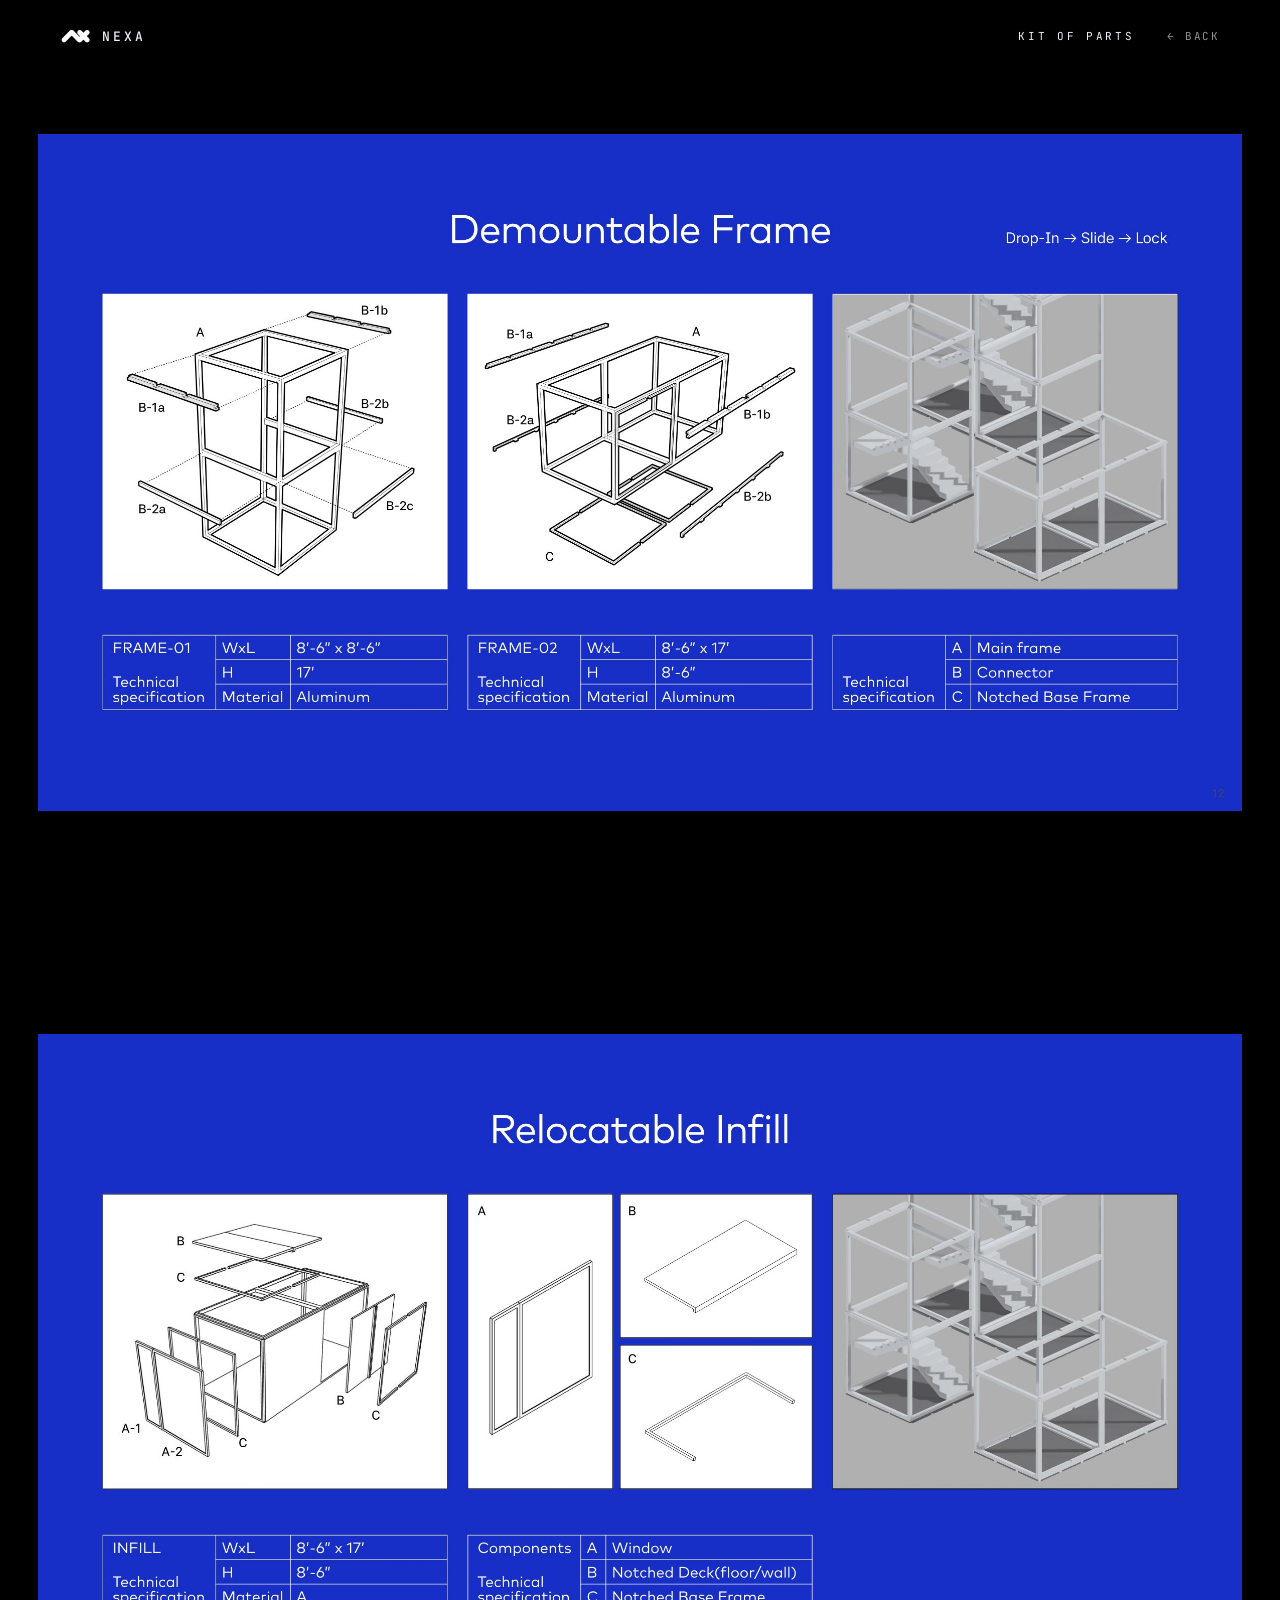
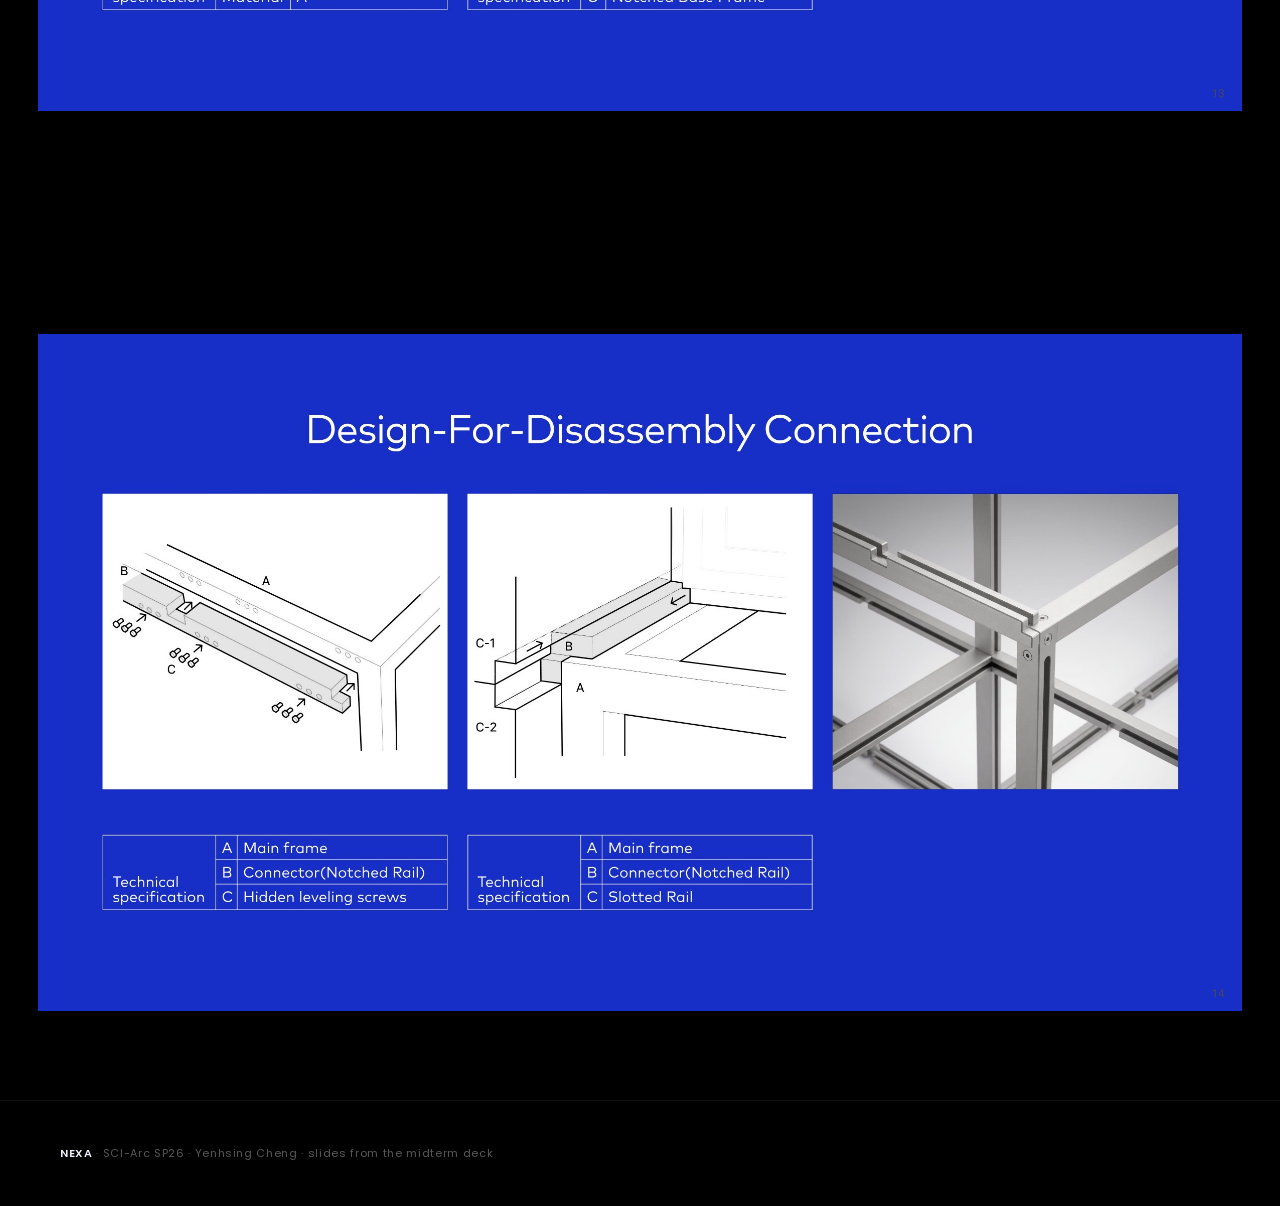
<file: NEXA/NEXA-system.html>
<!DOCTYPE html>
<html lang="en">

<head>
  <meta charset="UTF-8" />
  <meta name="viewport" content="width=device-width, initial-scale=1.0" />
  <title>NEXA · Kit of parts</title>
  <!-- square by design: the tab stretches a non-square icon. See NEXA-site.html. -->
  <link rel="icon" type="image/png" href="NEXA/NEXA-favicon.png" />
  <link rel="preconnect" href="https://fonts.googleapis.com">
  <link rel="preconnect" href="https://fonts.gstatic.com" crossorigin>
  <link href="https://fonts.googleapis.com/css2?family=JetBrains+Mono:wght@300;400;500&family=Poppins:wght@400;600;700&display=swap" rel="stylesheet">

  <style>
    /* The three kit slides from the midterm deck, shown as they are.
       Nothing is cropped and no copy is written over them: the slides already carry their
       own titles, callouts and technical tables, so anything added here would only repeat
       them in a second voice. One slide per screen, scrolled like the main site. */
    * { margin: 0; padding: 0; box-sizing: border-box; }

    :root {
      --bg: #000000;
      --text: #F0F0FA;
      --line-2: rgba(245, 245, 245, 0.06);
      --font-body: 'Poppins', 'FF Mark', 'Mark Pro', 'Montserrat', Helvetica, Arial, sans-serif;
      --mono: 'JetBrains Mono', ui-monospace, SFMono-Regular, Menlo, monospace;
    }

    body {
      background: var(--bg);
      color: var(--text);
      font-family: var(--font-body);
      -webkit-font-smoothing: antialiased;
      overflow-x: hidden;
    }

    html { scroll-snap-type: y mandatory; }
    @media (max-width: 760px), (max-height: 560px) { html { scroll-snap-type: y proximity; } }
    @media (prefers-reduced-motion: reduce) { html { scroll-snap-type: none; } }

    /* one slide, one screen, whole. `contain` is the point: a 16:9 slide in a viewport that
       is not exactly 16:9 gets bars rather than losing a corner of a drawing. */
    .slide {
      height: 100svh; min-height: 420px;
      scroll-snap-align: start; scroll-snap-stop: always;
      display: flex; align-items: center; justify-content: center;
      padding: clamp(64px, 10vh, 104px) clamp(12px, 3vw, 44px) clamp(24px, 5vh, 56px);
    }
    .slide img { max-width: 100%; max-height: 100%; width: auto; height: auto; display: block; }

    /* ---------- nav, same bar as the site ---------- */
    #nav {
      position: fixed; top: 0; left: 0; right: 0; z-index: 60;
      display: flex; align-items: center; justify-content: space-between;
      padding: clamp(16px, 3vh, 28px) clamp(20px, 5vw, 60px);
      pointer-events: none;
    }
    #nav > * { pointer-events: auto; }
    #nav a { text-decoration: none; }
    #nav .brand { display: flex; align-items: center; gap: 10px; }
    #nav .brand img { height: 18px; width: auto; display: block; }
    #nav .brand span { font-family: var(--mono); font-weight: 500; font-size: 13px; letter-spacing: 0.24em; color: var(--text); }
    /* the page names itself top right, where the site's own nav links sit */
    #nav .right { display: flex; align-items: baseline; gap: clamp(16px, 2.6vw, 34px); }
    #nav .title {
      font-family: var(--mono); font-size: 11px; letter-spacing: 0.24em;
      text-transform: uppercase; color: var(--text);
    }
    #nav .back {
      font-family: var(--mono); font-size: 11px; letter-spacing: 0.16em; text-transform: uppercase;
      color: var(--text); opacity: 0.6; transition: opacity 0.2s ease;
    }
    #nav .back:hover { opacity: 1; }
    @media (max-width: 620px) { #nav .title { display: none; } }

    #foot {
      scroll-snap-align: end;
      border-top: 1px solid var(--line-2);
      padding: clamp(26px, 5vh, 44px) clamp(20px, 5vw, 60px);
      font-size: 11px; letter-spacing: 0.06em; color: rgba(245, 245, 245, 0.36);
    }
    #foot b { color: var(--text); font-weight: 600; }
  </style>
</head>

<body>
  <div id="nav">
    <a class="brand" href="NEXA-site.html" aria-label="NEXA, back to the site">
      <img src="NEXA/NEXA-logo-mask.png" alt="" />
      <span>NEXA</span>
    </a>
    <div class="right">
      <span class="title">Kit of parts</span>
      <a class="back" href="NEXA-site.html#system">&larr; Back</a>
    </div>
  </div>

  <section class="slide" id="frame">
    <img src="NEXA/deck/kit-frame.jpg" alt="Demountable frame: exploded axonometrics of FRAME-01 and FRAME-02 with connectors and notched base frame, and their technical specifications" />
  </section>

  <section class="slide" id="infill">
    <img src="NEXA/deck/kit-infill.jpg" alt="Relocatable infill: exploded axonometric with window, notched deck and notched base frame, and its technical specification" loading="lazy" />
  </section>

  <section class="slide" id="connection">
    <img src="NEXA/deck/kit-connection.jpg" alt="Design-for-disassembly connection: notched rail with hidden levelling screws, slotted rail, and the assembled joint" loading="lazy" />
  </section>

  <footer id="foot">
    <b>NEXA</b> &middot; SCI-Arc SP26 &middot; Yenhsing Cheng &middot; slides from the midterm deck
  </footer>
</body>

</html>
</file>
<file: v3.css>
/* ============================================================
   v3.css, "elim" independent site (elim.work-inspired)
   Editorial, white, generous whitespace, image-led.
   Does NOT touch styles.css / index.html / work.html.
   ============================================================ */

:root {
  --ink: #191919;
  --cap: #A0A0A0;
  --bg: #FFFFFF;
  --line: #E4E4E4;

  --edge: clamp(20px, 4vw, 56px);   /* page side padding */
  --content-left: 25%;              /* logo / body text alignment (col 4 of 12) */
  --head-h: 90px;

  --f-ui: "Inter", system-ui, sans-serif;
  --f-cap: "Spectral", Georgia, serif;
}

* { box-sizing: border-box; }

html { -webkit-font-smoothing: antialiased; }

body {
  margin: 0;
  background: var(--bg);
  color: var(--ink);
  font-family: var(--f-ui);
  font-weight: 400;
  line-height: 1.5;
  padding-top: var(--head-h);
}

img, video { max-width: 100%; height: auto; display: block; }

a { color: inherit; text-decoration: none; }

/* ---------- fixed header (three zones) ---------- */
.v3head {
  position: fixed;
  top: 0; left: 0; right: 0;
  height: var(--head-h);
  display: grid;
  grid-template-columns: var(--content-left) 1fr;
  align-items: center;
  padding: 0 var(--edge);
  background: var(--bg);
  z-index: 60;
}
/* while the full-screen opener is under it, the header lets the footage through */
.v3head.is-over {
  background: transparent;
  color: #fff;
}
.v3head.is-over a { color: #fff; }
.v3head__label {
  grid-column: 1;
  font-size: 11px;
  font-weight: 500;
  letter-spacing: .2px;
  text-decoration: underline;
  text-underline-offset: 3px;
}
#projLabel { cursor: pointer; }
.v3head__main {
  grid-column: 2;
  display: flex;
  align-items: baseline;
  justify-content: space-between;
  gap: 24px;
}
.v3head__identity {
  display: flex;
  align-items: baseline;
  gap: 14px;
  min-width: 0;
}
.v3head__logo {
  font-size: 30px;
  font-weight: 700;
  letter-spacing: .2px;
  line-height: 1;
  white-space: nowrap;
}
.v3head__role {
  color: var(--cap);
  font-size: 10px;
  font-weight: 400;
  letter-spacing: .04em;
  white-space: nowrap;
}
.v3head.is-over .v3head__role { color: rgba(255, 255, 255, .72); }
.v3head__nav {
  display: flex;
  gap: 22px;
  font-size: 11px;
  font-weight: 500;
  letter-spacing: .2px;
}
.v3head__nav a {
  text-decoration: underline;
  text-underline-offset: 3px;
}
.v3head__nav a.is-active {
  opacity: 1;
  font-weight: 700;
  text-decoration-thickness: 2px;
}

/* headliner focus: pointing at any one item in the bar pulls it forward and
   pushes everything else back, out of focus. The blur sits on the siblings
   rather than the hovered item, so the bar reads as one row with a single
   thing in focus instead of a row of separate hover states. */
.v3head__label,
.v3head__logo,
.v3head__role,
.v3head__nav a {
  transition: filter .3s ease, opacity .3s ease;
}
.v3head:hover .v3head__label,
.v3head:hover .v3head__logo,
.v3head:hover .v3head__role,
.v3head:hover .v3head__nav a {
  filter: blur(1.2px);
  opacity: .4;
}
.v3head .v3head__label:hover,
.v3head .v3head__logo:hover,
.v3head .v3head__identity:hover .v3head__role,
.v3head .v3head__nav a:hover {
  filter: none;
  opacity: 1;
}
/* a touch screen has no hover, so nothing should ever be left blurred there */
@media (hover: none) {
  .v3head:hover .v3head__label,
  .v3head:hover .v3head__logo,
  .v3head:hover .v3head__role,
  .v3head:hover .v3head__nav a { filter: none; opacity: 1; }
}

/* ============================================================
   HOME (v3.html)
   ============================================================ */

/* ---- feed: 12-col grid, hand-placed staggered items ---- */
.feed {
  display: grid;
  grid-template-columns: repeat(12, 1fr);
  column-gap: clamp(16px, 2.4vw, 34px);
  row-gap: clamp(48px, 6vw, 88px);
  align-items: start;
  padding: 24px var(--edge) 40px;
}

/* text index of every project, a floating panel pinned just under the header,
   toggled by the "projects" label. Fixed so it appears wherever you've scrolled. */
.idx {
  position: fixed;
  top: var(--head-h);
  left: 0;
  z-index: 55;
  display: none;
  flex-direction: column;
  gap: 6px;
  padding: 18px var(--edge) 26px;
  background: var(--bg);
  font-size: 13px;
  font-weight: 500;
}
.idx.is-open { display: flex; }
.idx a {
  width: fit-content;
  transition: opacity .2s;
}
.idx a:hover { opacity: .5; }

.feed__item {
  display: block;
  transition: filter .42s ease, opacity .42s ease;
}
.feed__media {
  overflow: hidden;
  background: #f3f3f3;
}
.feed:not(.is-filtered) .feed__item:not(.feed__item--portrait) .feed__media {
  aspect-ratio: 16 / 9;
  max-height: calc(100svh - var(--head-h));
}
.feed__media img,
.feed__media video { width: 100%; height: 100%; display: block; object-fit: cover; }
.feed__cap {
  margin-top: 12px;
  font-size: 12px;
  font-weight: 500;
  letter-spacing: .2px;
  line-height: 1.5;
}
.feed__cap-title { display: block; }
.feed__position {
  display: none;
  margin-bottom: 12px;
  font-size: 10px;
  font-weight: 500;
  letter-spacing: .06em;
  text-transform: uppercase;
}
.feed__cap-cat {
  display: block;
  color: var(--cap);
  font-size: clamp(9px, .8vw, 11px);
  text-transform: uppercase;
  white-space: nowrap;
}
.feed__cap-role {
  display: block;
  max-width: none;
  margin-top: 2px;
  color: var(--cap);
  font-size: clamp(9px, .8vw, 11px);
  font-weight: 400;
  white-space: nowrap;
}
/* one-line description, only used by the lead entry */
.feed__cap-note {
  display: block;
  max-width: none;
  color: var(--cap);
  font-size: clamp(10px, 1vw, 13px);
  white-space: nowrap;
}
.feed__cap-year { display: block; color: var(--cap); }

/* THRESHLD carries a second reading, the store built from the same idea. The label
   sits above the portrait clip and lines up with its right edge, so it names the
   other half of the project without covering any footage. */
.feed__tag {
  margin: 0 0 8px;
  color: var(--cap);
  font-size: clamp(9px, .8vw, 11px);
  font-weight: 500;
  letter-spacing: .06em;
  line-height: 1.4;
  text-align: right;
  text-transform: uppercase;
}

/* deterministic placement: every project owns a separate row, alternating across
   the grid without ever becoming a side-by-side pair. */
/* n=0: the lead entry opens full-viewport and full-bleed, with the fixed
   headliner floating over the footage as in the previous composition. */
.feed__item[data-n="0"] {
  grid-column: 1 / -1;
  grid-row: 1;
  position: relative;
  margin: calc((var(--head-h) + 24px) * -1) calc(var(--edge) * -1) 0;
  height: 100svh;
}
.feed:not(.is-filtered) .feed__item[data-n="0"] .feed__media {
  width: 100%;
  height: 100%;
  max-height: none;
  aspect-ratio: auto;
}
.feed__item[data-n="0"] .feed__media video {
  width: 100%;
  height: 100%;
  object-fit: cover;
}
/* soft top scrim keeps the overlaid headliner legible */
.feed__item[data-n="0"] .feed__media::before {
  content: "";
  position: absolute;
  inset: 0 0 auto 0;
  height: calc(var(--head-h) + 50px);
  background: linear-gradient(to bottom, rgba(0, 0, 0, .42), rgba(0, 0, 0, 0));
  pointer-events: none;
}
/* the caption sits on the footage, so it needs a scrim to stay readable */
.feed__item[data-n="0"] .feed__media::after {
  content: "";
  position: absolute;
  inset: auto 0 0 0;
  height: 42%;
  background: linear-gradient(to top, rgba(0, 0, 0, .5), rgba(0, 0, 0, 0));
  pointer-events: none;
}
.feed__item[data-n="0"] .feed__cap {
  position: absolute;
  left: var(--edge);
  bottom: clamp(30px, 5vh, 58px);
  z-index: 2;
  margin: 0;
  color: #fff;
}
.feed__item[data-n="0"] .feed__cap-title {
  font-size: clamp(28px, 3.4vw, 46px);
  font-weight: 700;
  line-height: 1.1;
  margin-bottom: 10px;
}
.feed__item[data-n="0"] .feed__cap-cat,
.feed__item[data-n="0"] .feed__cap-note,
.feed__item[data-n="0"] .feed__cap-role,
.feed__item[data-n="0"] .feed__cap-year { color: rgba(255, 255, 255, .8); }

/* there is nothing visible below a full-screen opener, say so */
.feed__scroll {
  position: absolute;
  left: 50%;
  bottom: clamp(24px, 4vh, 40px);
  z-index: 2;
  width: 1px;
  height: 46px;
  background: linear-gradient(to bottom, rgba(255, 255, 255, 0), rgba(255, 255, 255, .85));
  animation: scrollcue 2.2s ease-in-out infinite;
}
@keyframes scrollcue {
  0%, 100% { transform: scaleY(.45); transform-origin: top; opacity: .45; }
  50%      { transform: scaleY(1);   transform-origin: top; opacity: 1; }
}
@media (prefers-reduced-motion: reduce) {
  .feed__scroll { animation: none; }
}

.feed__item[data-n="1"]  { grid-column: 4 / 13; grid-row: 2;  margin-top: 130px; }
.feed__item[data-n="2"]  { grid-column: 1 / 8;  grid-row: 3;  margin-top: 70px; }
.feed__item[data-n="3"]  { grid-column: 4 / 13; grid-row: 4;  margin-top: 90px; }
.feed__item[data-n="4"]  { grid-column: 1 / 8;  grid-row: 5;  margin-top: 80px; }
.feed__item[data-n="6"]  { grid-column: 1 / 7;  grid-row: 6;  margin-top: 90px; }
.feed__item[data-n="10"] { grid-column: 7 / 13; grid-row: 6;  margin-top: 90px; }
.feed__item[data-n="8"]  { grid-column: 9 / 12; grid-row: 7;  margin-top: 80px; }
/* Orienteering gets a full-width row so the landscape image reads at portfolio scale. */
.feed__item[data-n="7"]  {
  grid-column: 1 / -1;
  grid-row: 8;
  position: relative;
  margin-top: 90px;
}
.feed:not(.is-filtered) .feed__item[data-n="7"] .feed__media {
  height: calc(100svh - var(--head-h) - 24px);
  max-height: none;
  aspect-ratio: auto;
}
.feed:not(.is-filtered) .feed__item[data-n="7"] .feed__media::after {
  content: "";
  position: absolute;
  inset: auto 0 0;
  height: 44%;
  background: linear-gradient(to top, rgba(0, 0, 0, .52), rgba(0, 0, 0, 0));
  pointer-events: none;
}
.feed:not(.is-filtered) .feed__item[data-n="7"] .feed__cap {
  position: absolute;
  left: clamp(20px, 3vw, 44px);
  bottom: clamp(24px, 4vh, 42px);
  z-index: 2;
  margin: 0;
  color: #fff;
}
.feed:not(.is-filtered) .feed__item[data-n="7"] .feed__cap-title {
  margin-bottom: 8px;
  font-size: clamp(22px, 2.8vw, 38px);
  font-weight: 700;
  line-height: 1.05;
}
.feed:not(.is-filtered) .feed__item[data-n="7"] .feed__cap-cat,
.feed:not(.is-filtered) .feed__item[data-n="7"] .feed__cap-role,
.feed:not(.is-filtered) .feed__item[data-n="7"] .feed__cap-year {
  color: rgba(255, 255, 255, .82);
}
/* Portrait clips stay vertical regardless of their position in the edited sequence. */
.feed__item--portrait .feed__media { aspect-ratio: 9 / 16; }
.feed__item--portrait .feed__media video { width: 100%; height: 100%; object-fit: cover; }
.feed__item[data-n="5"]  { grid-column: 2 / 5;  grid-row: 9;  margin-top: 80px; }
.feed__item[data-n="9"]  { grid-column: 9 / 13; grid-row: 10; margin-top: 90px; }
.feed__item[data-n="12"] { grid-column: 1 / 8;  grid-row: 11; margin-top: 90px; }
.feed__item[data-n="11"] { grid-column: 4 / 11; grid-row: 12; margin-top: 110px; }

@media (min-width: 821px) {
  /* The portrait clip anchors the left edge and fills the complete viewing area
     below the fixed headliner, while preserving its native 9:16 proportion. */
  .feed:not(.is-filtered) .feed__item--threshld-primary {
    justify-self: start;
    width: min(calc((100svh - var(--head-h) - 24px) * .495), 100%);
  }
  .feed:not(.is-filtered) .feed__item--threshld-primary .feed__media {
    width: 100%;
    height: calc((100svh - var(--head-h) - 24px) * .88);
    aspect-ratio: 9 / 16;
  }
}

/* presentation focus: only the current wheel stop stays crisp. */
.feed.is-slide-mode:not(.is-filtered) .feed__item {
  filter: blur(7px);
  opacity: .18;
}
.feed.is-slide-mode:not(.is-filtered) .feed__item.is-slide-active {
  filter: none;
  opacity: 1;
}

/* arch/tech filter: s-p.studio-style index, show ONLY the active group as a
   uniform grid of equal image cards, with the name + category overlaid on each
   image. The staggered placement is dropped while filtered. */
.feed.is-filtered {
  display: flex;
  flex-wrap: nowrap;                       /* one single row */
  justify-content: center;                 /* horizontally centered */
  align-items: center;                     /* vertically centered */
  gap: clamp(12px, 1.4vw, 22px);
  min-height: calc(100vh - var(--head-h)); /* fill the viewport below the header */
  padding: 24px var(--edge);
}
.feed.is-filtered .feed__item { display: none; }
.feed.is-filtered .idx { display: none; }
.feed.is-filtered .feed__item.is-match {
  display: block;
  flex: 1 1 0;
  min-width: 0;
  max-width: 280px;
  margin: 0;
}
.feed.is-filtered .feed__media {
  aspect-ratio: 4 / 3;
}
/* Tech follows the Arch index: one row of equal landscape cards. */
.feed.is-filtered[data-group="tech"] .feed__item[data-n="12"] { display: none; }
/* one THRESHLD card is enough in the index. The index row wants a landscape
   clip and a caption like every other card, so the wearable card stands in here
   and the portrait flagship-store card stays on the home collage. */
.feed.is-filtered[data-group="tech"] .feed__item[data-n="6"] { display: none; }
.feed.is-filtered .feed__media img,
.feed.is-filtered .feed__media video {
  width: 100%;
  height: 100%;
  object-fit: cover;
}
.feed.is-filtered .feed__cap {
  margin-top: 10px;
  font-size: 13px;
  font-weight: 500;
}
/* the one-line description belongs to the collage, not the tight filtered row */
.feed.is-filtered .feed__cap-note { display: none; }
/* Tech index stays image-led: the project name is the only caption. */
.feed.is-filtered[data-group="tech"] .feed__position,
.feed.is-filtered[data-group="tech"] .feed__cap-cat,
.feed.is-filtered[data-group="tech"] .feed__cap-note,
.feed.is-filtered[data-group="tech"] .feed__cap-role,
.feed.is-filtered[data-group="tech"] .feed__cap-year { display: none; }
/* the opener's full-screen treatment is home-only, here it is just another card */
.feed.is-filtered .feed__item[data-n="0"] { height: auto; margin: 0; }
.feed.is-filtered .feed__item[data-n="0"] .feed__media { height: auto; }
/* the header/caption scrims belong to the full-screen opener, not to a small card */
.feed.is-filtered .feed__item[data-n="0"] .feed__media::before,
.feed.is-filtered .feed__item[data-n="0"] .feed__media::after { display: none; }
.feed.is-filtered .feed__item[data-n="0"] .feed__cap { position: static; color: inherit; }
.feed.is-filtered .feed__item[data-n="0"] .feed__cap-title {
  font-size: inherit;
  font-weight: 500;
  line-height: inherit;   /* the tight display line-height is opener-only */
  margin-bottom: 0;
}
.feed.is-filtered .feed__item[data-n="0"] .feed__cap-cat,
.feed.is-filtered .feed__item[data-n="0"] .feed__cap-year { color: var(--cap); }
.feed.is-filtered .feed__scroll { display: none; }
.feed__portfolio-download { display: none; }
.feed.is-filtered[data-group="arch"] {
  flex-wrap: wrap;
  align-content: center;
}
.feed.is-filtered[data-group="arch"] .feed__portfolio-download {
  display: block;
  flex: 0 0 100%;
  margin-top: 8px;
  text-align: center;
  font-size: 13px;
  line-height: 1.45;
  text-decoration: underline;
  text-underline-offset: 3px;
}
/* while filtered, the index is the whole page, hide the about + footer below
   it (and their divider lines) */
.feed.is-filtered ~ .about3,
.feed.is-filtered ~ .foot3 { display: none; }

/* ---------- about section ---------- */
.about3 {
  padding: 120px var(--edge) 40px;
  border-top: 1px solid var(--line);
  margin-top: 80px;
}
.about3__lead {
  margin: 0 0 8px var(--content-left);
  max-width: 62%;
  font-size: clamp(22px, 2.4vw, 30px);
  font-weight: 300;
  line-height: 1.2;
  letter-spacing: -1px;
}
.about3__notes {
  margin-left: var(--content-left);
  max-width: 44em;
}
.about3__notes p {
  font-size: 15px;
  font-weight: 400;
  color: #444;
  margin: 0 0 14px;
}
.about3__grid {
  display: grid;
  grid-template-columns: repeat(3, 1fr);
  gap: 40px;
  margin: 64px 0 0 var(--content-left);
}
.about3__col .label {
  font-size: 11px;
  font-weight: 600;
  letter-spacing: .6px;
  text-transform: uppercase;
  margin: 0 0 12px;
  color: var(--cap);
}
.about3__col ul { list-style: none; margin: 0; padding: 0; }
.about3__col li {
  font-size: 13px;
  line-height: 1.5;
  padding: 7px 0;
  border-top: 1px solid var(--line);
}

/* ---------- footer ---------- */
.foot3 {
  display: flex;
  align-items: center;
  justify-content: space-between;
  gap: 20px;
  padding: 40px var(--edge);
  border-top: 1px solid var(--line);
  margin-top: 80px;
  font-size: 12px;
  color: var(--cap);
}
.foot3 .social { display: flex; gap: 16px; list-style: none; margin: 0; padding: 0; }
.foot3 .social a { color: var(--ink); opacity: .8; transition: opacity .25s; }
.foot3 .social a:hover { opacity: 1; }
.foot3 .social svg { width: 20px; height: 20px; }

/* ============================================================
   CASE PAGE (v3-work.html)
   ============================================================ */

.case3__hero {
  position: relative;
  width: 100%;
  height: 100svh;
  margin-top: calc(var(--head-h) * -1);
  overflow: hidden;
  background: #f3f3f3;
}
.case3__hero img,
.case3__hero video { width: 100%; height: 100%; object-fit: cover; }
.case3__hero::after {
  content: "";
  position: absolute;
  inset: 0 0 auto;
  height: calc(var(--head-h) + 50px);
  background: linear-gradient(to bottom, rgba(0, 0, 0, .38), rgba(0, 0, 0, 0));
  pointer-events: none;
}

/* show the whole frame instead of cropping to the band (VORO's UI capture) */
.case3__hero--contain {
  height: 100svh;
  display: flex;
  justify-content: center;
}
.case3__hero--contain img,
.case3__hero--contain video {
  width: 100%;
  max-width: none;
  height: 100%;
  max-height: none;
  object-fit: contain;
}

/* arriving from the index: the hero settles out of the zoom the card started */
@keyframes heroSettle {
  from { transform: scale(1.06); opacity: 0; }
  to   { transform: none; opacity: 1; }
}
.case3__hero img,
.case3__hero video,
.case3__vhero video { animation: heroSettle .55s cubic-bezier(.2,.7,.2,1) both; }

/* ---- index → case: the clicked media flies into the hero band ---- */
.zoomclone {
  position: fixed;
  z-index: 90;
  margin: 0;
  object-fit: cover;
  max-width: none;
  pointer-events: none;
  transform-origin: 0 0;      /* FLIP inverts from the top-left corner */
  will-change: transform;
  backface-visibility: hidden;
}
/* portrait clips land flush right at natural aspect, never crop them on the way */
.zoomclone--portrait { object-fit: contain; }
body.is-leaving .feed,
body.is-leaving .about3,
body.is-leaving .foot3 { opacity: 0; transition: opacity .3s ease; }

@media (prefers-reduced-motion: reduce) {
  .case3__hero img,
  .case3__hero video,
  .case3__vhero video { animation: none; }
}

/* Project heading spans the text block; info and intro form the row below. */
.case3__meta {
  display: grid;
  grid-template-columns: minmax(190px, var(--content-left)) minmax(0, 1fr);
  column-gap: clamp(32px, 6vw, 96px);
  row-gap: clamp(32px, 5vw, 64px);
  padding: clamp(34px, 5vw, 68px) var(--edge) 0;
}
.case3__meta-left { grid-column: 1; }
.case3__meta-main {
  grid-column: 1 / -1;
  display: flex;
  align-items: flex-start;
  justify-content: space-between;
  gap: 24px;
}
.case3__meta-copy { grid-column: 2; }
.case3__cat { font-size: 12px; font-weight: 500; }
.case3__role { font-size: 11px; color: var(--cap); margin-top: 4px; max-width: 16em; }
/* award reads as a credit, not a caption, keep it in ink */
.case3__award { font-size: 11px; font-weight: 500; color: var(--ink); margin-top: 6px; max-width: 16em; }
.case3__title {
  margin: 0;
  font-size: clamp(30px, 4.6vw, 50px);
  font-weight: 300;
  line-height: 1.02;
  letter-spacing: -.5px;
}
.case3__where { font-size: 12px; text-align: right; white-space: nowrap; }
.case3__where span { display: block; }
.case3__where .yr { color: var(--cap); }
.case3__info {
  display: grid;
  gap: 14px;
  margin: 18px 0 0;
  max-width: 18em;
}
.case3__info-row { margin: 0; }
.case3__info dt {
  margin: 0;
  color: var(--cap);
  font-size: 9px;
  font-weight: 400;
  letter-spacing: .12em;
  line-height: 1.2;
  text-transform: uppercase;
}
.case3__info dd {
  margin: 3px 0 0;
  font-size: 11px;
  font-weight: 400;
  line-height: 1.4;
}

/* Intro is the right-hand column beside project info. */
.case3__intro {
  margin: 0;
  max-width: 38em;
  font-size: clamp(20px, 2.2vw, 30px);
  font-weight: 300;
  line-height: 1.2;
  letter-spacing: -1px;
}
.case3__body {
  margin: 40px 0 0 var(--content-left);
  max-width: 45em;
}
.case3__body p {
  font-size: 15px;
  line-height: 1.65;
  margin: 0 0 18px;
  color: #333;
}

/* image essay, media sits at 0.75× of its slot, centred (not full bleed) */
.case3__essay { padding: 96px var(--edge) 40px; }
.case3__figure { margin: 0 0 clamp(40px, 7vw, 110px); }
.case3__figure img,
.case3__figure video { display: block; width: 75%; margin-inline: auto; }
.case3__figure figcaption { width: 75%; margin-inline: auto; }
.case3__figure figcaption,
.case3__cap {
  margin-top: 12px;
  font-family: var(--f-ui);
  font-size: 16px;
  line-height: 1.25;
  letter-spacing: -.6px;
  color: var(--cap);
}

/* wide = full bleed; otherwise a staggered two-up pairing */
.case3__figure--wide { width: 100%; }

/* portrait (vertical) tech videos: keep natural aspect, sit to the right */
.case3__figure--portrait video {
  width: min(42%, 400px);
  margin: 0 0 0 auto;
}
.case3__figure--portrait figcaption {
  width: min(42%, 400px);
  margin: 12px 0 0 auto;
  text-align: right;
}
.case3__hero--portrait { display: flex; justify-content: flex-end; }
.case3__hero--portrait img,
.case3__hero--portrait video { width: auto; height: 100%; object-fit: contain; }

/* Portrait covers use the same hero → heading → two-column text sequence. */
.case3__vhero {
  height: min(calc(100vh - var(--head-h) - 24px), 780px);
  display: flex;
  justify-content: center;
  background: #f3f3f3;
  overflow: hidden;
}
.case3__vhero figure { height: 100%; margin: 0; }
.case3__vhero video {
  height: 100%;
  width: auto;
  object-fit: contain;
}

/* portrait video with still photos stacked on its left */
.case3__duo {
  display: grid;
  grid-template-columns: 1fr min(34vw, 400px);
  gap: clamp(20px, 3vw, 44px);
  align-items: center;
  margin: 0 0 clamp(40px, 7vw, 110px);
}
.case3__duo .case3__figure { margin: 0; }
.case3__duo .case3__figure img,
.case3__duo .case3__figure figcaption { width: 100%; }
.case3__duo-left { display: grid; gap: clamp(24px, 3vw, 44px); align-content: center; }
/* both sides portrait, equal columns instead of "stills left, narrow video right" */
.case3__duo--even { grid-template-columns: 1fr 1fr; align-items: start; }
.case3__duo .case3__figure--portrait video,
.case3__duo .case3__figure--portrait figcaption { width: 100%; margin-left: 0; }
.case3__pair {
  display: grid;
  grid-template-columns: 1fr 1fr;
  gap: clamp(20px, 3vw, 44px);
  align-items: start;
  margin: 0 0 clamp(40px, 7vw, 110px);
}
.case3__pair .case3__figure { margin: 0; }
.case3__pair .case3__figure:nth-child(2) { margin-top: 64px; }  /* right sits lower */

/* DreamStudio's video-frame stills read as one continuous sequence: equal
   16:9 cells, aligned baselines and a tighter editorial gutter. */
.case3[data-project="05"] .case3__pair {
  gap: clamp(10px, 1.4vw, 20px);
  margin-bottom: clamp(12px, 1.6vw, 24px);
}
.case3[data-project="05"] .case3__pair .case3__figure:nth-child(2) { margin-top: 0; }
.case3[data-project="05"] .case3__pair .case3__figure img,
.case3[data-project="05"] .case3__pair .case3__figure video {
  width: 100%;
  aspect-ratio: 16 / 9;
  object-fit: cover;
}

/* archive bespoke layout */
.case3__arch-intro {
  margin: 40px 0 0 var(--content-left);
  max-width: 45em;
  font-size: 15px;
  line-height: 1.65;
  color: #333;
}
.case3__arch-mockups {
  display: grid;
  grid-template-columns: 1fr 1fr;
  gap: clamp(20px, 3vw, 44px);
  margin: 40px 0 0;
}

/* fade-in on scroll */
.reveal { opacity: 0; transform: translateY(12px); transition: opacity .6s ease, transform .6s ease; }
.reveal.in { opacity: 1; transform: none; }

/* prev / next footer */
.case3__nav {
  display: flex;
  justify-content: space-between;
  gap: 24px;
  padding: 80px var(--edge);
  border-top: 1px solid var(--line);
  margin-top: 40px;
}
.case3__nav a { max-width: 45%; }
.case3__nav .dir { display: block; font-size: 11px; color: var(--cap); margin-bottom: 8px; letter-spacing: .4px; }
.case3__nav .nm { font-size: clamp(20px, 3vw, 32px); font-weight: 300; letter-spacing: -.5px; transition: opacity .25s; }
.case3__nav a:hover .nm { opacity: .55; }
.case3__nav .next { margin-left: auto; text-align: right; }

/* ============================================================
   SOURCE / README, a technical appendix below the image essay.
   Aligned to the case body's --content-left column and set in the
   same Inter UI type as the rest of the page, so it reads as native.
   ============================================================ */
.case3__repo {
  padding: 40px var(--edge);
  border-top: 1px solid var(--line);
  margin-top: 40px;
}
.case3__repo[hidden] { display: none; }

.case3__repo-head {
  margin-left: var(--content-left);
  display: flex;
  align-items: center;
  gap: 18px;
  flex-wrap: wrap;
  margin-bottom: 30px;
}
.case3__repo-label {
  font-size: 12px;
  font-weight: 500;
  text-transform: uppercase;
  letter-spacing: .05em;
  color: var(--cap);
}
.case3__repo-link {
  display: inline-flex;
  align-items: center;
  gap: 8px;
  font-family: var(--f-ui);
  font-size: 13px;
  color: var(--ink);
  border: 1px solid var(--line);
  border-radius: 2px;
  padding: 8px 13px;
  transition: border-color .25s, color .25s;
}
.case3__repo-link:hover { border-color: var(--ink); }
.case3__repo-link svg { display: block; flex: none; }

/* rendered README, one readable column, aligned with the case intro/body */
.case3__readme.md {
  margin-left: var(--content-left);
  max-width: 46em;
  color: #333;
  font-family: var(--f-ui);
  font-size: 15px;
  line-height: 1.65;
}
.md > *:first-child { margin-top: 0; }
.md h1, .md h2, .md h3, .md h4, .md h5, .md h6 {
  color: var(--ink);
  font-weight: 500;
  line-height: 1.25;
  letter-spacing: -.4px;
  margin: 1.9em 0 .7em;
}
.md h1 { font-size: clamp(22px, 2.4vw, 28px); font-weight: 300; letter-spacing: -1px; }
.md h2 { font-size: 20px; padding-bottom: .35em; border-bottom: 1px solid var(--line); }
.md h3 { font-size: 16px; }
.md h4, .md h5, .md h6 { font-size: 14px; letter-spacing: 0; }
.md p { margin: .8em 0; }
.md ul, .md ol { margin: .8em 0; padding-left: 1.4em; }
.md li { margin: .28em 0; }
.md li::marker { color: var(--cap); }
.md a { color: var(--ink); text-decoration: underline; text-underline-offset: 2px; text-decoration-color: var(--cap); }
.md a:hover { text-decoration-color: var(--ink); }
.md strong { font-weight: 600; }
.md em { font-family: var(--f-cap); font-style: italic; }
.md img { max-width: 100%; height: auto; display: block; margin: 1.2em 0; border: 1px solid var(--line); border-radius: 2px; }
.md hr { border: 0; border-top: 1px solid var(--line); margin: 2.2em 0; }
.md blockquote { margin: 1.2em 0; padding: .2em 0 .2em 1.1em; border-left: 2px solid var(--line); color: #666; }
.md code {
  font-family: ui-monospace, "SF Mono", Menlo, Consolas, monospace;
  font-size: .86em;
  background: #F4F4F4;
  padding: .12em .4em;
  border-radius: 3px;
}
.md pre.md-code {
  margin: 1.2em 0;
  padding: 15px 17px;
  background: #F7F7F7;
  border: 1px solid var(--line);
  border-radius: 4px;
  overflow-x: auto;
}
.md pre.md-code code { background: none; padding: 0; font-size: 12.5px; line-height: 1.6; white-space: pre; }
.md .md-table-wrap { overflow-x: auto; margin: 1.2em 0; }
.md table { border-collapse: collapse; width: 100%; font-size: 13.5px; }
.md th, .md td { border: 1px solid var(--line); padding: 8px 11px; text-align: left; vertical-align: top; }
.md th { font-weight: 600; background: #FAFAFA; }

@media (max-width: 720px) {
  .case3__repo-head, .case3__readme.md { margin-left: 0; }
}

/* ============================================================
   ABOUT overlay, V2-style (mono text + vertical skills marquee)
   ============================================================ */
.aboutview {
  position: fixed;
  top: var(--head-h);
  left: 0; right: 0; bottom: 0;
  z-index: 50;
  background: var(--bg);
  overflow-y: auto;
  font-family: ui-monospace, "SF Mono", "Cascadia Mono", Menlo, Consolas, monospace;
  color: var(--ink);
  /* same reveal as index.html's About: the panel wipes down from the top */
  clip-path: inset(0 0 100% 0);
  transition: clip-path .7s cubic-bezier(.66, 0, .18, 1);
  pointer-events: none;
}
.aboutview.is-open { clip-path: inset(0 0 0 0); pointer-events: auto; }
@media (prefers-reduced-motion: reduce) { .aboutview { transition: none; } }
.aboutview__inner {
  position: relative;
  display: flex;
  align-items: flex-start;
  gap: 48px;
  padding: clamp(28px, 6vh, 72px) var(--edge);
}
/* text column starts where the feed's content does (col 4 of 12 = the logo's edge) */
.aboutview__main { flex: 1 1 auto; min-width: 0; max-width: 760px; margin-left: var(--content-left); }
.aboutview__eyebrow {
  margin: 0 0 18px;
  color: var(--cap);
  font-size: 10px;
  font-weight: 500;
  letter-spacing: .12em;
  text-transform: uppercase;
}
.aboutview__body { font-size: 13px; line-height: 1.7; margin: 0 0 14px; }
.aboutview__download {
  position: fixed;
  left: calc(var(--edge) + 48px);
  top: calc(var(--head-h) + clamp(28px, 6vh, 72px));
  z-index: 2;
  width: calc(var(--content-left) - 72px);
  font-size: 13px;
  line-height: 1.45;
  text-decoration: underline;
  text-underline-offset: 3px;
}
.aboutview__cols { display: flex; flex-direction: column; gap: 26px; margin-top: 44px; }
.aboutview__cols h3 {
  font-size: 11px; font-weight: 400; letter-spacing: .14em;
  text-transform: uppercase; color: var(--cap); margin: 0 0 8px;
}
.aboutview__cols ul { list-style: none; margin: 0; padding: 0; }
.aboutview__cols li { font-size: 13px; line-height: 1.45; padding: 3px 0; }
/* contact icons, pinned to the left gutter and fixed, so they stay put while
   the about text scrolls. Visibility is tied to the panel's open state (the
   fixed element would otherwise ignore the panel's clip-path reveal). */
.aboutview__social {
  position: fixed;
  left: var(--edge);
  top: calc(var(--head-h) + clamp(28px, 6vh, 72px));
  z-index: 2;
  display: flex;
  flex-direction: column;
  gap: 18px;
  list-style: none;
  margin: 0;
  padding: 0;
  opacity: 0;
  pointer-events: none;
  transition: opacity .4s ease;
}
.aboutview.is-open .aboutview__social { opacity: 1; pointer-events: auto; }
.aboutview__social a { color: var(--ink); opacity: .8; transition: opacity .25s; }
.aboutview__social a:hover { opacity: 1; }
.aboutview__social svg { width: 20px; height: 20px; display: block; }

/* narrow screens: the left gutter disappears, so return icons to the flow */
@media (max-width: 720px) {
  .aboutview__download {
    position: static;
    width: auto;
    order: 1;
  }
  .aboutview__main { order: 2; }
  .skills-marquee { order: 3; }
  .aboutview__social {
    position: static; opacity: 1; pointer-events: auto;
    flex-direction: row; gap: 16px; margin: 40px 0 0;
  }
}

/* skills marquee, vertical scroll, right-aligned; two duplicate groups loop */
.skills-marquee {
  flex: 0 0 auto;
  margin-left: auto;              /* pinned to the right edge, not to the text column */
  width: clamp(150px, 16vw, 220px);
  height: calc(100vh - var(--head-h) - clamp(56px, 12vh, 144px));
  position: sticky;
  top: clamp(28px, 6vh, 72px);
  overflow: hidden;
  -webkit-mask-image: linear-gradient(180deg, transparent, #000 8%, #000 92%, transparent);
  mask-image: linear-gradient(180deg, transparent, #000 8%, #000 92%, transparent);
}
.skills-marquee__track {
  display: flex;
  flex-direction: column;
  animation: skills-scroll 34s linear infinite;
}
.skills-marquee__group { display: flex; flex-direction: column; align-items: flex-end; }
.skills-marquee__cat {
  font-size: 10px; letter-spacing: .12em; text-transform: uppercase;
  color: var(--ink); text-align: right; padding: 16px 0 4px;
}
.skills-marquee__item {
  white-space: nowrap; text-align: right; font-size: 13px; color: var(--cap); padding: 5px 0;
}
@keyframes skills-scroll { from { transform: translateY(0); } to { transform: translateY(-50%); } }
@media (prefers-reduced-motion: reduce) { .skills-marquee__track { animation: none; } }

/* ============================================================
   RWD  (<=820px): single column, stacked
   ============================================================ */
@media (max-width: 820px) {
  :root { --head-h: 68px; --content-left: 0%; }

  .v3head { grid-template-columns: 1fr; padding: 0 var(--edge); }
  .v3head__label { display: none; }
  .v3head__main { gap: 12px; }
  .v3head__logo { font-size: 20px; }
  .v3head__role { display: none; }
  .v3head__nav { gap: 12px; font-size: 10px; }

  .feed__item[data-n="0"] .feed__position { display: block; color: rgba(255, 255, 255, .8); }

  .feed {
    display: block;
    padding: 16px var(--edge) 20px;
  }
  .feed__item,
  .feed__item[data-n] {
    grid-column: auto !important;
    grid-row: auto !important;
    margin: 0 0 48px !important;
    width: 100%;
  }
  /* THRESHLD keeps the requested 1:1.5 width relationship when the pair
     collapses to a vertical stack on narrow screens. */
  .feed:not(.is-filtered) .feed__item--threshld-primary {
    width: 66.667% !important;
  }
  /* the opener remains full-viewport and full-bleed on mobile */
  .feed:not(.is-filtered) .feed__item[data-n="0"] {
    margin: calc((var(--head-h) + 16px) * -1) calc(var(--edge) * -1) 48px !important;
    width: auto;
    height: 100svh;
  }
  /* filtered index on small screens: wrap to 2-up instead of one cramped row */
  .feed.is-filtered { flex-wrap: wrap; min-height: 0; align-items: stretch; }
  .feed.is-filtered .feed__item.is-match { flex: 1 1 42%; max-width: none; }

  /* about overlay stacks the marquee below the text */
  .aboutview__inner { flex-direction: column; gap: 28px; }
  .skills-marquee {
    width: 100%;
    height: clamp(160px, 26vh, 220px);
    position: static;
  }
  .skills-marquee__group { align-items: flex-start; }
  .skills-marquee__cat, .skills-marquee__item { text-align: left; }

  .about3 { padding: 72px var(--edge) 30px; }
  .about3__lead, .about3__notes, .about3__grid { margin-left: 0; max-width: 100%; }
  .about3__grid { grid-template-columns: 1fr; gap: 28px; }

  .foot3 { flex-direction: column; align-items: flex-start; gap: 16px; }

  .case3__hero { height: 100svh; }
  .case3__meta { grid-template-columns: 1fr; }
  .case3__meta-left, .case3__meta-main, .case3__meta-copy { grid-column: 1; }
  .case3__meta-main { flex-direction: column; align-items: flex-start; gap: 6px; }
  .case3__title { font-size: 32px; }
  .case3__where { text-align: left; }
  .case3__intro, .case3__body, .case3__arch-intro { margin-left: 0; max-width: 100%; }
  .case3__info { max-width: 100%; grid-template-columns: repeat(2, minmax(0, 1fr)); }
  .case3__essay { padding: 56px var(--edge) 20px; }
  .case3__figure--portrait video,
  .case3__figure--portrait figcaption { width: min(70vw, 400px); }
  .case3__duo { grid-template-columns: 1fr; }
  .case3__duo .case3__figure--portrait video,
  .case3__duo .case3__figure--portrait figcaption { width: min(70vw, 400px); margin-left: auto; }
  .case3__vhero { height: 64svh; }
  .case3__vhero video { height: 100%; width: auto; }
  .case3__pair, .case3__arch-mockups { grid-template-columns: 1fr; }
  .case3__pair .case3__figure:nth-child(2) { margin-top: 0; }
  .case3__nav { flex-direction: column; gap: 32px; }
  .case3__nav a, .case3__nav .next { max-width: 100%; text-align: left; margin-left: 0; }
}

@media (max-width: 360px) {
  .v3head__main { gap: 6px; }
  .v3head__logo { font-size: 16px; }
  .v3head__nav { gap: 6px; font-size: 8px; }
}
</file>
